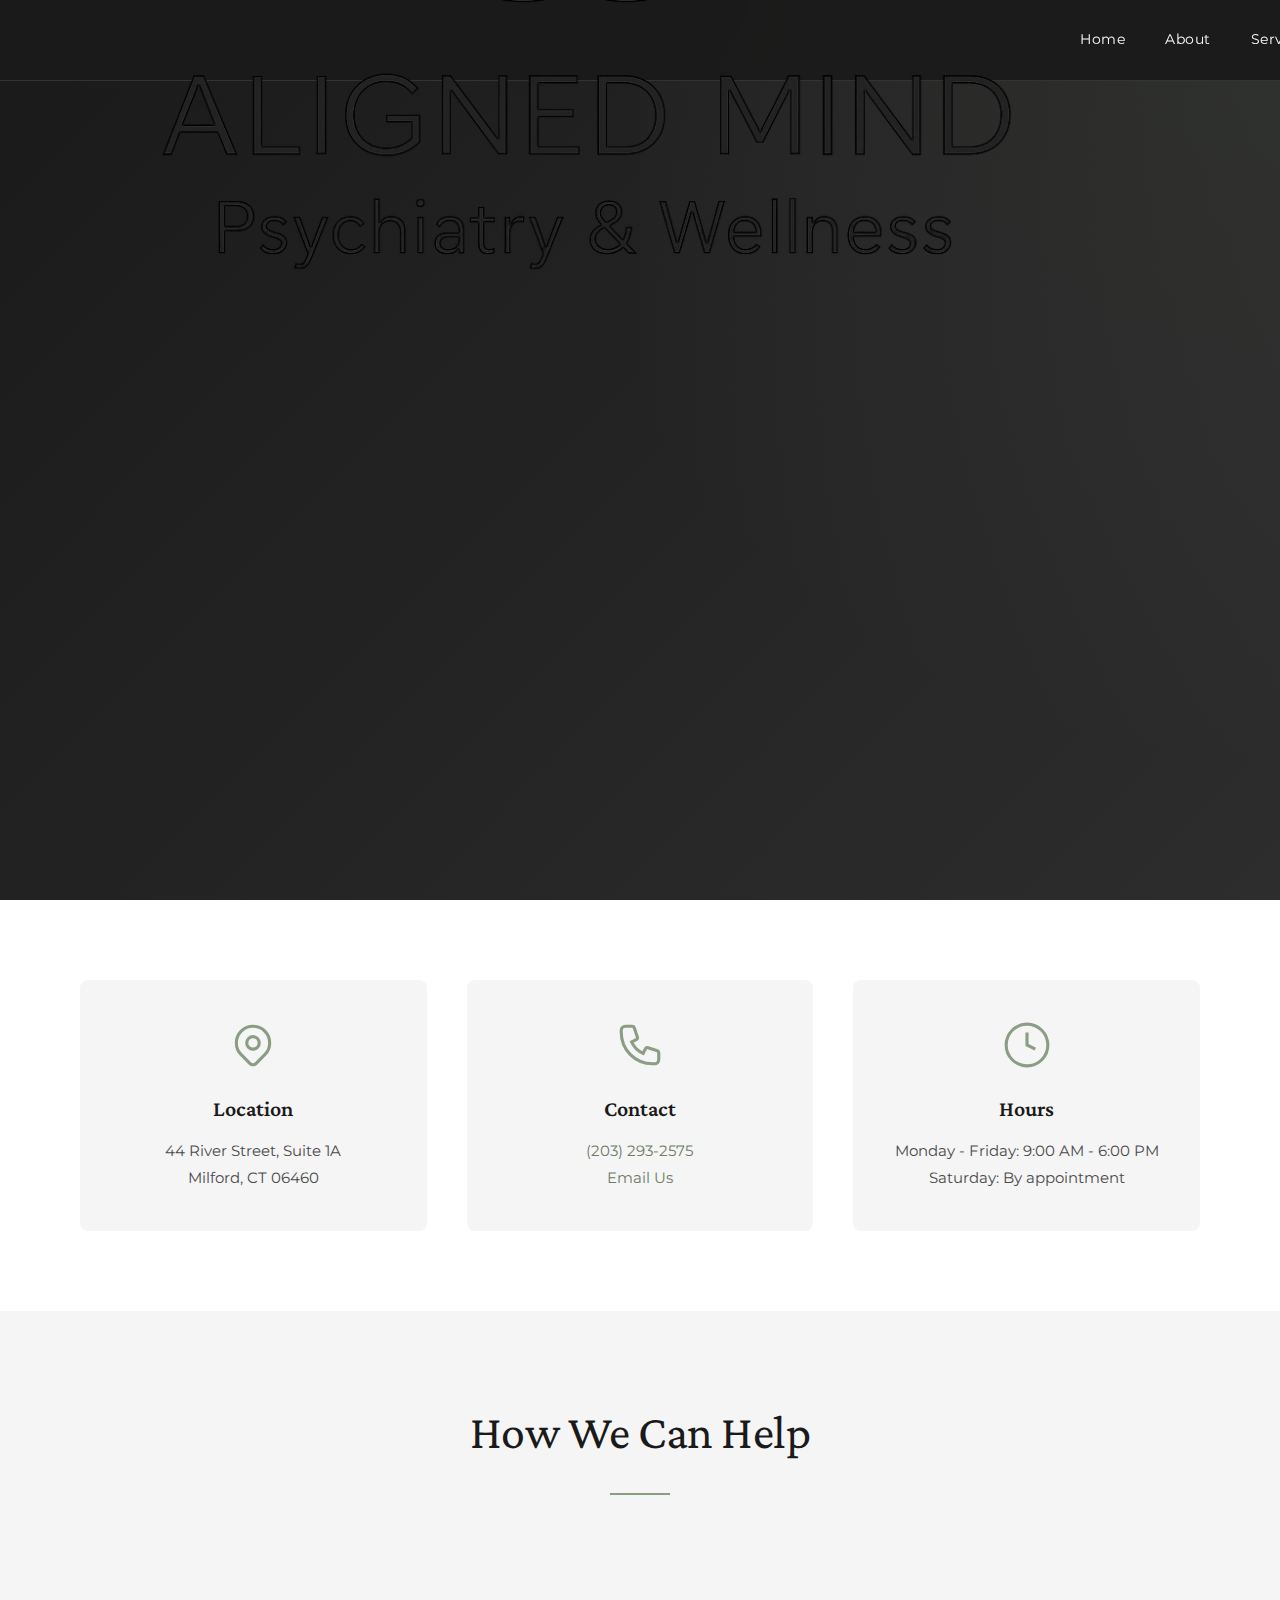
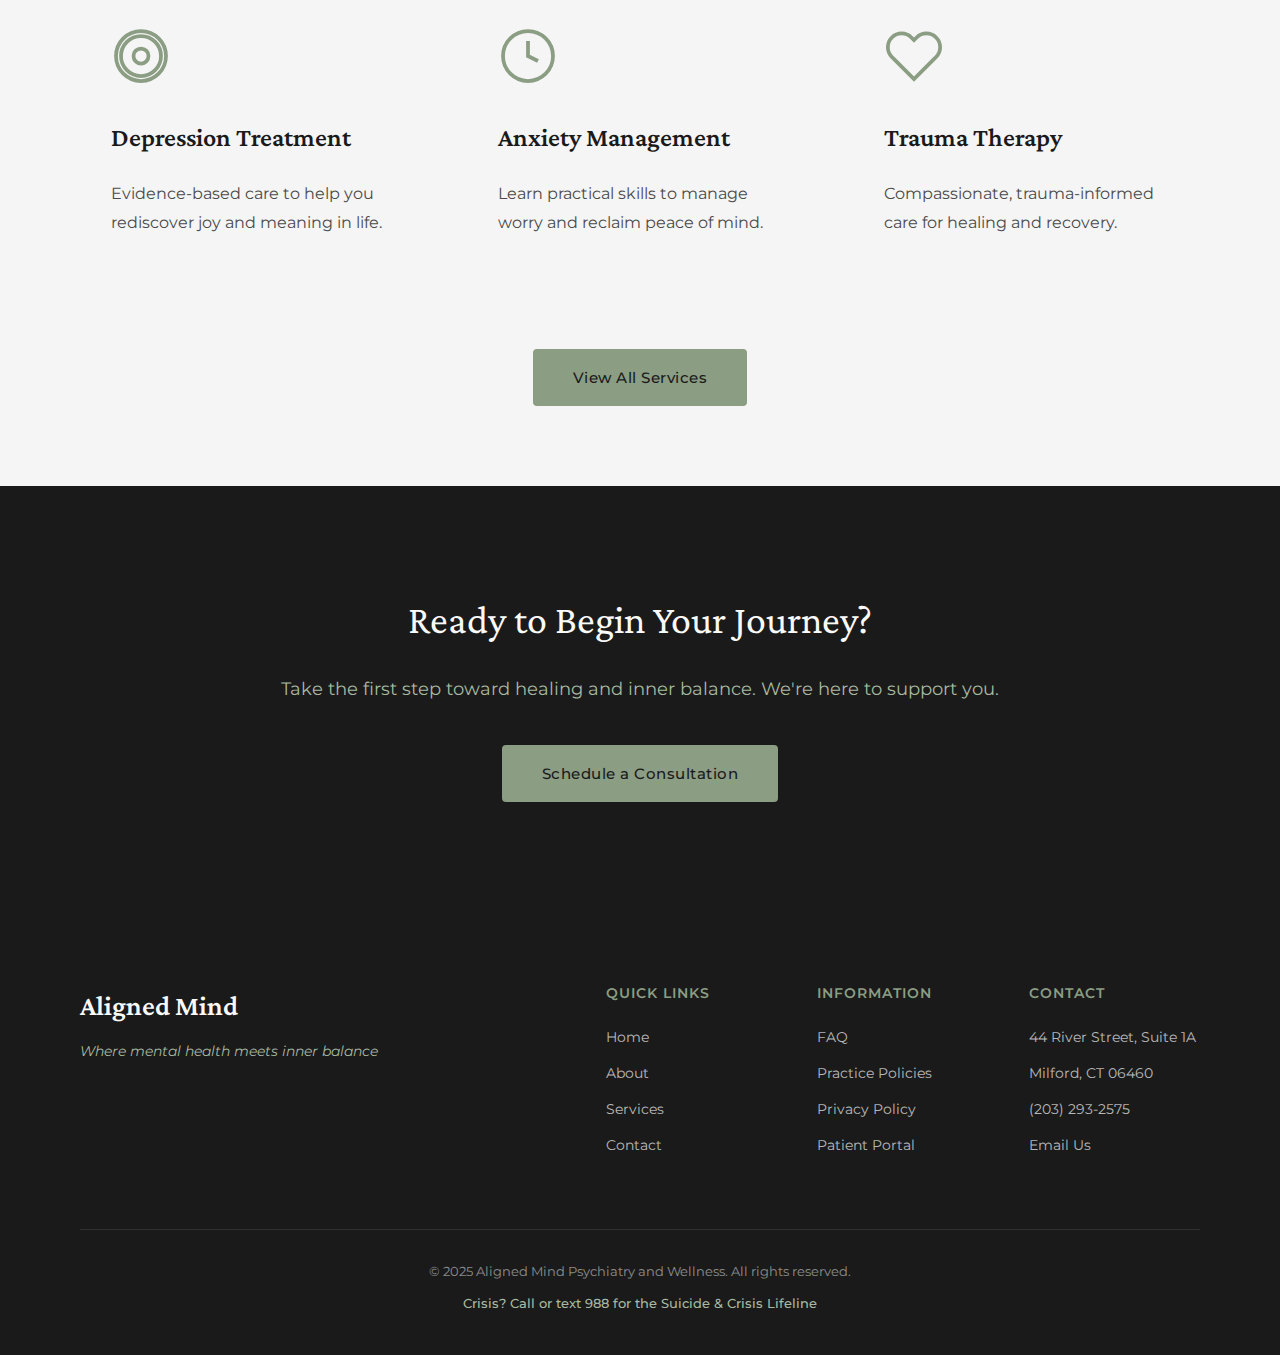
<file: index.html>
<!DOCTYPE html>
<html lang="en">
<head>
    <meta charset="UTF-8">
    <meta name="viewport" content="width=device-width, initial-scale=1.0">
    <title>Aligned Mind Psychiatry and Wellness - Home</title>
    <link rel="stylesheet" href="styles.css">
    <link rel="preconnect" href="https://fonts.googleapis.com">
    <link rel="preconnect" href="https://fonts.gstatic.com" crossorigin>
    <link href="https://fonts.googleapis.com/css2?family=Crimson+Pro:wght@300;400;600&family=Montserrat:wght@300;400;500;600&display=swap" rel="stylesheet">
</head>
<body>
    <!-- Navigation -->
    <nav class="navbar">
        <div class="nav-container">
            <a href="./" class="logo">
               <a href="./" class="logo"><img src="logo.png" alt="Aligned Mind Psychiatry and Wellness" class="logo-image"></a>
            <div class="nav-links">
                <a href="./" class="nav-link active">Home</a>
                <a href="about" class="nav-link">About</a>
                <a href="services" class="nav-link">Services</a>
                <a href="contact" class="nav-link">Contact</a>
                <a href="faq" class="nav-link">FAQ</a>
                <a href="practice-info" class="nav-link">Practice Information</a>
                <a href="https://portal.example.com" class="nav-link portal-link" target="_blank">Patient Portal</a>
            </div>
            
            <button class="mobile-menu-toggle" aria-label="Toggle menu">
                <span></span>
                <span></span>
                <span></span>
            </button>
        </div>
    </nav>

    <!-- Hero Section -->
    <section class="hero">
        <div class="hero-content">
            <div class="hero-text">
                <h1 class="hero-title">
                    <span class="title-line">Where mental health</span>
                    <span class="title-line">meets inner balance</span>
                </h1>
                <p class="hero-subtitle">Compassionate, evidence-based care for depression, anxiety, and trauma in Milford, Connecticut.</p>
                <div class="hero-buttons">
                    <a href="contact" class="btn btn-primary">Get Started</a>
                    <a href="about" class="btn btn-secondary">Learn More</a>
                </div>
            </div>
            <div class="hero-decoration"></div>
        </div>
    </section>

    <!-- Quick Info Section -->
    <section class="quick-info">
        <div class="container">
            <div class="info-grid">
                <div class="info-card">
                    <div class="info-icon">
                        <svg viewBox="0 0 24 24" fill="none" stroke="currentColor" stroke-width="1.5">
                            <path d="M17.657 16.657L13.414 20.9a1.998 1.998 0 01-2.827 0l-4.244-4.243a8 8 0 1111.314 0z"/>
                            <path d="M15 11a3 3 0 11-6 0 3 3 0 016 0z"/>
                        </svg>
                    </div>
                    <h3>Location</h3>
                    <p>44 River Street, Suite 1A<br>Milford, CT 06460</p>
                </div>
                
                <div class="info-card">
                    <div class="info-icon">
                        <svg viewBox="0 0 24 24" fill="none" stroke="currentColor" stroke-width="1.5">
                            <path d="M3 5a2 2 0 012-2h3.28a1 1 0 01.948.684l1.498 4.493a1 1 0 01-.502 1.21l-2.257 1.13a11.042 11.042 0 005.516 5.516l1.13-2.257a1 1 0 011.21-.502l4.493 1.498a1 1 0 01.684.949V19a2 2 0 01-2 2h-1C9.716 21 3 14.284 3 6V5z"/>
                        </svg>
                    </div>
                    <h3>Contact</h3>
                    <p><a href="tel:2032932575">(203) 293-2575</a><br>
                    <a href="/cdn-cgi/l/email-protection#4b2a25250b2a27222c252e2f2622252f3b38322823222a3f39322a252f3c2e2727252e383865282426">Email Us</a></p>
                </div>
                
                <div class="info-card">
                    <div class="info-icon">
                        <svg viewBox="0 0 24 24" fill="none" stroke="currentColor" stroke-width="1.5">
                            <circle cx="12" cy="12" r="10"/>
                            <path d="M12 6v6l4 2"/>
                        </svg>
                    </div>
                    <h3>Hours</h3>
                    <p>Monday - Friday: 9:00 AM - 6:00 PM<br>
                    Saturday: By appointment</p>
                </div>
            </div>
        </div>
    </section>

    <!-- Services Preview -->
    <section class="services-preview">
        <div class="container">
            <div class="section-header">
                <h2 class="section-title">How We Can Help</h2>
                <div class="title-accent"></div>
            </div>
            
            <div class="services-grid">
                <div class="service-card">
                    <div class="service-icon">
                        <svg viewBox="0 0 24 24" fill="none" stroke="currentColor" stroke-width="1.5">
                            <path d="M12 2C6.48 2 2 6.48 2 12s4.48 10 10 10 10-4.48 10-10S17.52 2 12 2zm0 18c-4.41 0-8-3.59-8-8s3.59-8 8-8 8 3.59 8 8-3.59 8-8 8z"/>
                            <circle cx="12" cy="12" r="3"/>
                        </svg>
                    </div>
                    <h3>Depression Treatment</h3>
                    <p>Evidence-based care to help you rediscover joy and meaning in life.</p>
                </div>
                
                <div class="service-card">
                    <div class="service-icon">
                        <svg viewBox="0 0 24 24" fill="none" stroke="currentColor" stroke-width="1.5">
                            <path d="M12 22c5.523 0 10-4.477 10-10S17.523 2 12 2 2 6.477 2 12s4.477 10 10 10z"/>
                            <path d="M12 6v6l4 2"/>
                        </svg>
                    </div>
                    <h3>Anxiety Management</h3>
                    <p>Learn practical skills to manage worry and reclaim peace of mind.</p>
                </div>
                
                <div class="service-card">
                    <div class="service-icon">
                        <svg viewBox="0 0 24 24" fill="none" stroke="currentColor" stroke-width="1.5">
                            <path d="M20.84 4.61a5.5 5.5 0 0 0-7.78 0L12 5.67l-1.06-1.06a5.5 5.5 0 0 0-7.78 7.78l1.06 1.06L12 21.23l7.78-7.78 1.06-1.06a5.5 5.5 0 0 0 0-7.78z"/>
                        </svg>
                    </div>
                    <h3>Trauma Therapy</h3>
                    <p>Compassionate, trauma-informed care for healing and recovery.</p>
                </div>
            </div>
            
            <div style="text-align: center; margin-top: 50px;">
                <a href="services" class="btn btn-primary">View All Services</a>
            </div>
        </div>
    </section>

    <!-- CTA Section -->
    <section class="cta-section">
        <div class="container">
            <div class="cta-content">
                <h2>Ready to Begin Your Journey?</h2>
                <p>Take the first step toward healing and inner balance. We're here to support you.</p>
                <a href="contact" class="btn btn-primary">Schedule a Consultation</a>
            </div>
        </div>
    </section>

    <!-- Footer -->
    <footer class="footer">
        <div class="container">
            <div class="footer-content">
                <div class="footer-brand">
                    <h3>Aligned Mind</h3>
                    <p class="footer-tagline">Where mental health meets inner balance</p>
                </div>
                
                <div class="footer-links">
                    <div class="footer-column">
                        <h4>Quick Links</h4>
                        <ul>
                            <li><a href="./">Home</a></li>
                            <li><a href="about">About</a></li>
                            <li><a href="services">Services</a></li>
                            <li><a href="contact">Contact</a></li>
                        </ul>
                    </div>
                    
                    <div class="footer-column">
                        <h4>Information</h4>
                        <ul>
                            <li><a href="faq">FAQ</a></li>
                            <li><a href="practice-info">Practice Policies</a></li>
                            <li><a href="practice-info">Privacy Policy</a></li>
                            <li><a href="https://portal.example.com" target="_blank">Patient Portal</a></li>
                        </ul>
                    </div>
                    
                    <div class="footer-column">
                        <h4>Contact</h4>
                        <ul>
                            <li>44 River Street, Suite 1A</li>
                            <li>Milford, CT 06460</li>
                            <li><a href="tel:2032932575">(203) 293-2575</a></li>
                            <li><a href="/cdn-cgi/l/email-protection#f1909f9fb1909d98969f94959c989f9581828892999890858388909f9586949d9d9f948282df929e9c">Email Us</a></li>
                        </ul>
                    </div>
                </div>
            </div>
            
            <div class="footer-bottom">
                <p>&copy; 2025 Aligned Mind Psychiatry and Wellness. All rights reserved.</p>
                <p class="crisis-line">Crisis? Call or text 988 for the Suicide & Crisis Lifeline</p>
            </div>
        </div>
    </
</file>
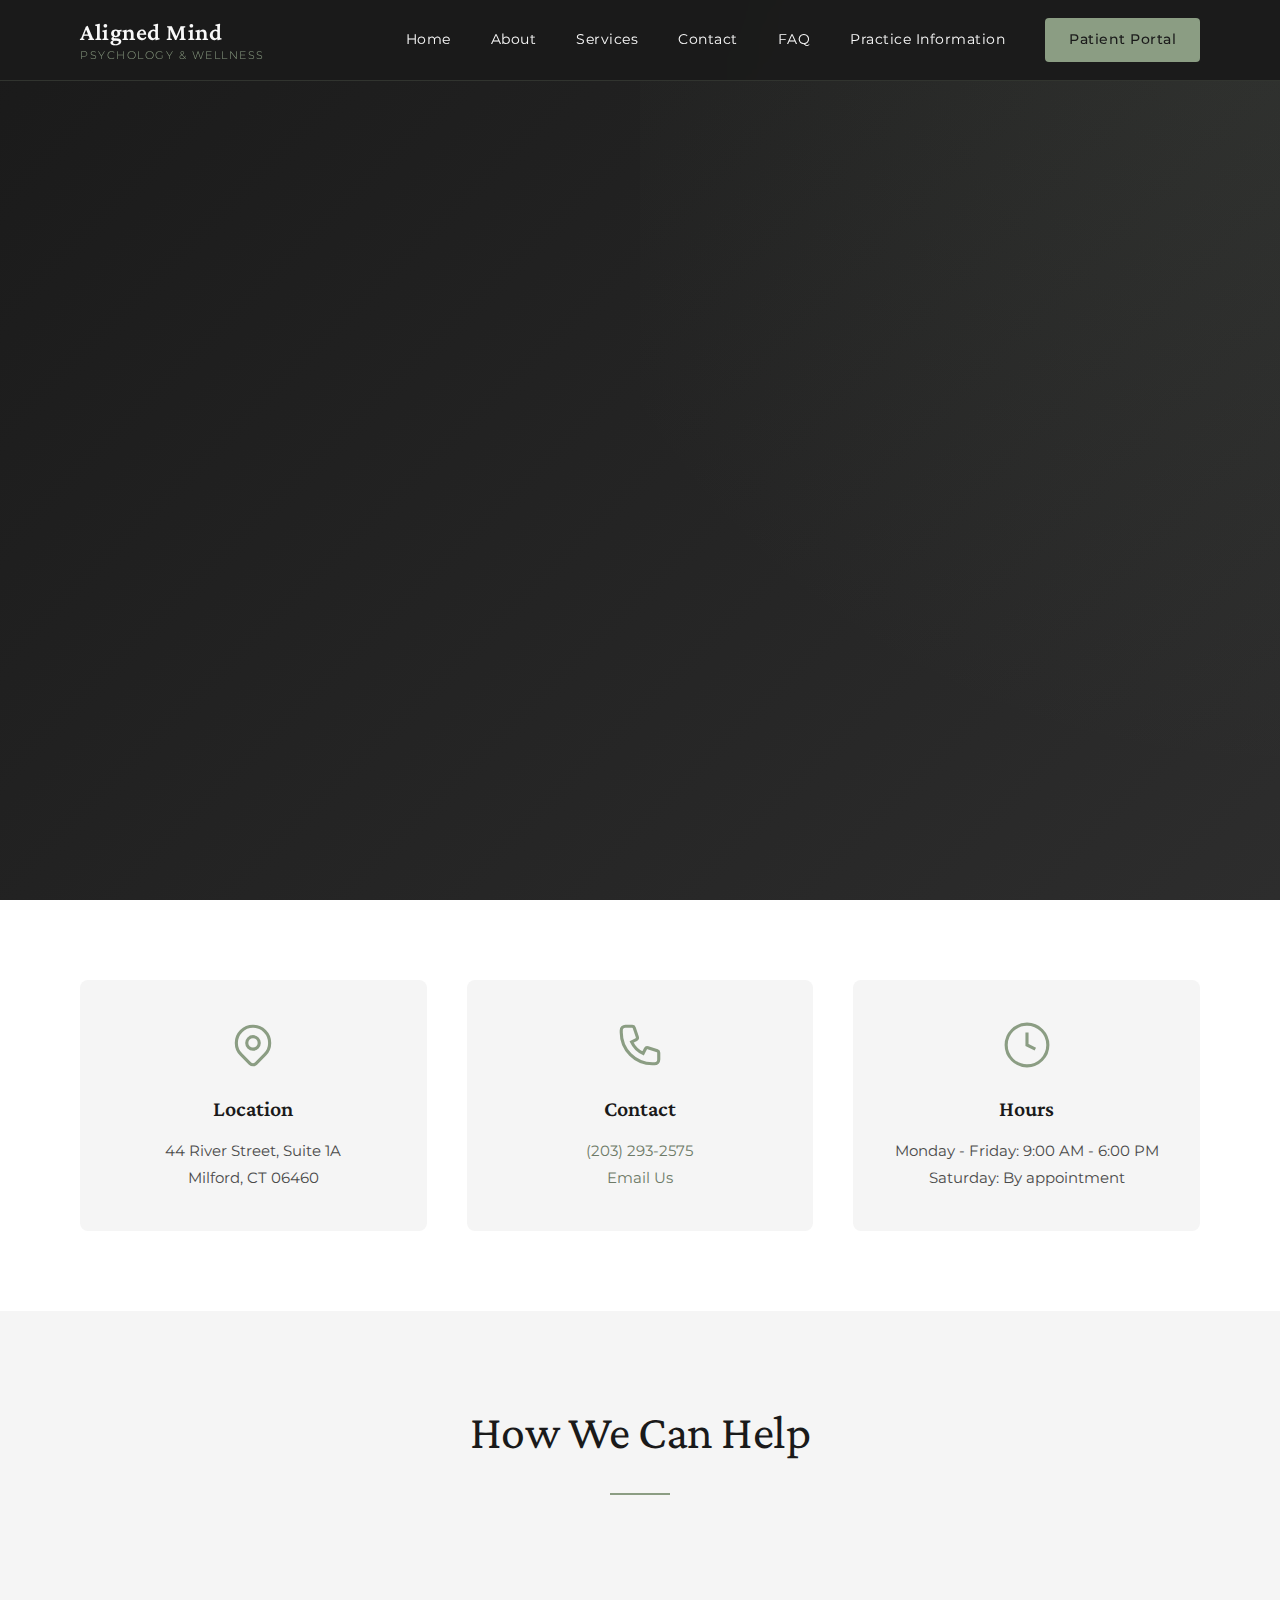
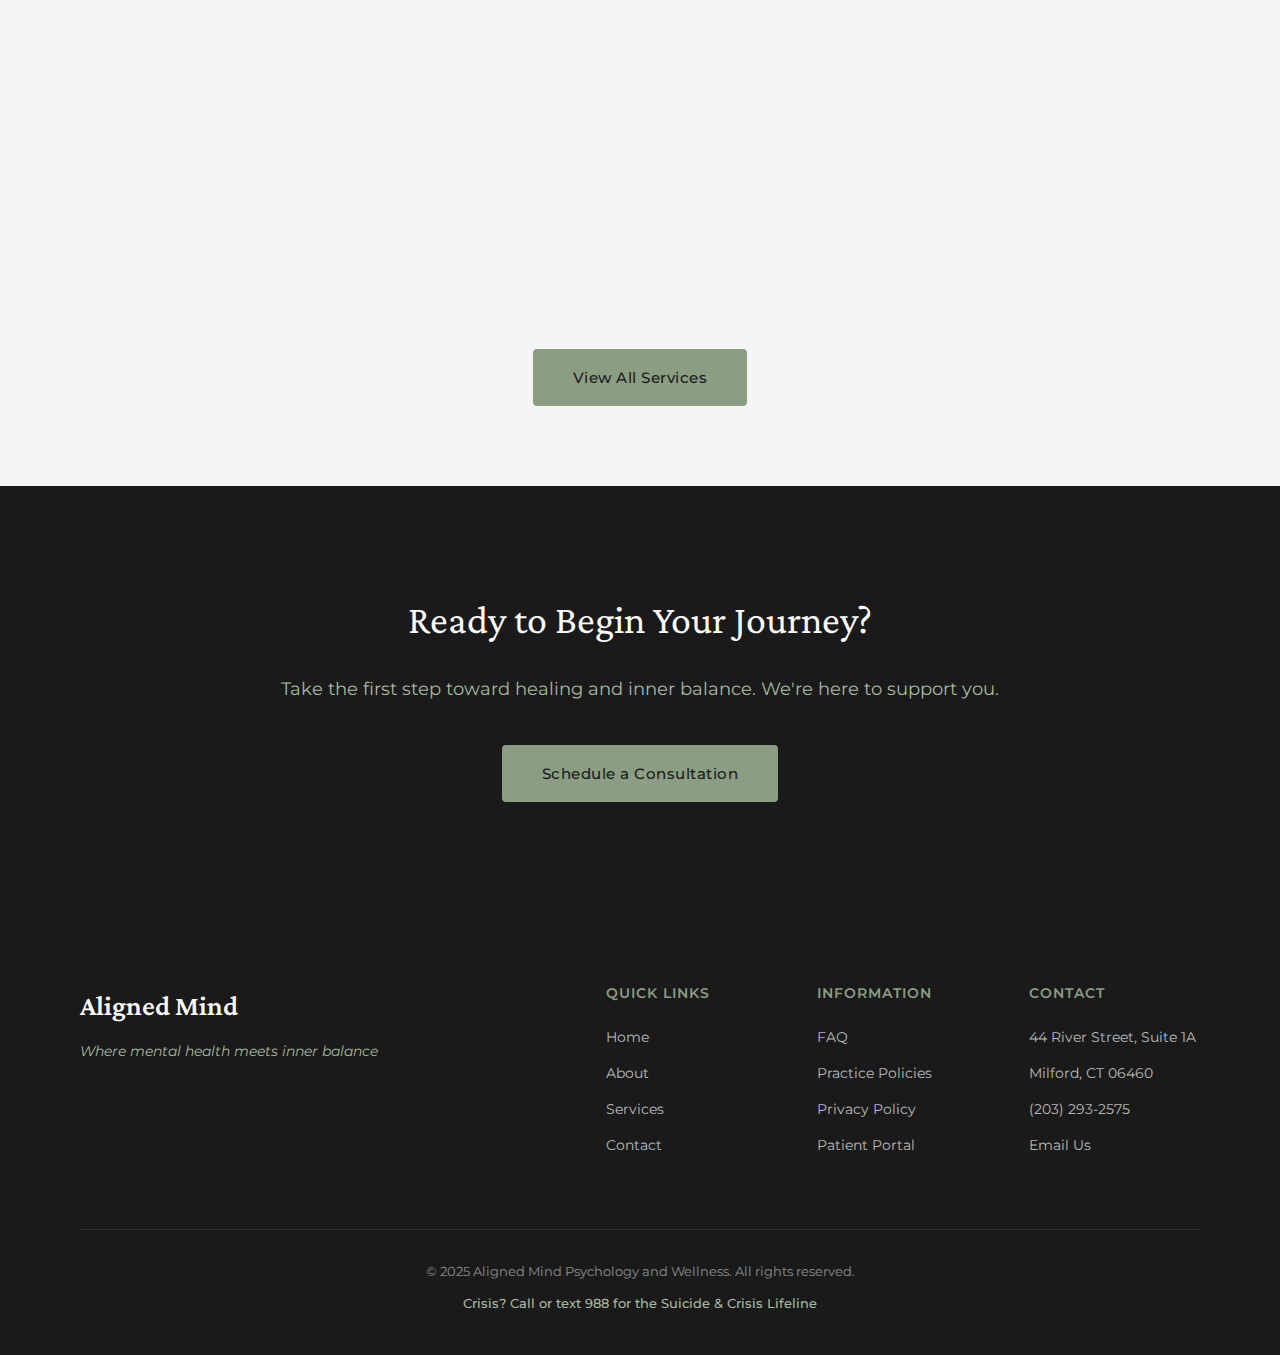
<file: files/index.html>
<!DOCTYPE html>
<html lang="en">
<head>
    <meta charset="UTF-8">
    <meta name="viewport" content="width=device-width, initial-scale=1.0">
    <title>Aligned Mind Psychology and Wellness - Home</title>
    <link rel="stylesheet" href="styles.css">
    <link rel="preconnect" href="https://fonts.googleapis.com">
    <link rel="preconnect" href="https://fonts.gstatic.com" crossorigin>
    <link href="https://fonts.googleapis.com/css2?family=Crimson+Pro:wght@300;400;600&family=Montserrat:wght@300;400;500;600&display=swap" rel="stylesheet">
</head>
<body>
    <!-- Navigation -->
    <nav class="navbar">
        <div class="nav-container">
            <a href="index.html" class="logo">
                <span class="logo-main">Aligned Mind</span>
                <span class="logo-sub">Psychology & Wellness</span>
            </a>
            
            <div class="nav-links">
                <a href="index.html" class="nav-link active">Home</a>
                <a href="about.html" class="nav-link">About</a>
                <a href="services.html" class="nav-link">Services</a>
                <a href="contact.html" class="nav-link">Contact</a>
                <a href="faq.html" class="nav-link">FAQ</a>
                <a href="practice-info.html" class="nav-link">Practice Information</a>
                <a href="https://portal.example.com" class="nav-link portal-link" target="_blank">Patient Portal</a>
            </div>
            
            <button class="mobile-menu-toggle" aria-label="Toggle menu">
                <span></span>
                <span></span>
                <span></span>
            </button>
        </div>
    </nav>

    <!-- Hero Section -->
    <section class="hero">
        <div class="hero-content">
            <div class="hero-text">
                <h1 class="hero-title">
                    <span class="title-line">Where mental health</span>
                    <span class="title-line">meets inner balance</span>
                </h1>
                <p class="hero-subtitle">Compassionate, evidence-based care for depression, anxiety, and trauma in Milford, Connecticut.</p>
                <div class="hero-buttons">
                    <a href="contact.html" class="btn btn-primary">Get Started</a>
                    <a href="about.html" class="btn btn-secondary">Learn More</a>
                </div>
            </div>
            <div class="hero-decoration"></div>
        </div>
    </section>

    <!-- Quick Info Section -->
    <section class="quick-info">
        <div class="container">
            <div class="info-grid">
                <div class="info-card">
                    <div class="info-icon">
                        <svg viewBox="0 0 24 24" fill="none" stroke="currentColor" stroke-width="1.5">
                            <path d="M17.657 16.657L13.414 20.9a1.998 1.998 0 01-2.827 0l-4.244-4.243a8 8 0 1111.314 0z"/>
                            <path d="M15 11a3 3 0 11-6 0 3 3 0 016 0z"/>
                        </svg>
                    </div>
                    <h3>Location</h3>
                    <p>44 River Street, Suite 1A<br>Milford, CT 06460</p>
                </div>
                
                <div class="info-card">
                    <div class="info-icon">
                        <svg viewBox="0 0 24 24" fill="none" stroke="currentColor" stroke-width="1.5">
                            <path d="M3 5a2 2 0 012-2h3.28a1 1 0 01.948.684l1.498 4.493a1 1 0 01-.502 1.21l-2.257 1.13a11.042 11.042 0 005.516 5.516l1.13-2.257a1 1 0 011.21-.502l4.493 1.498a1 1 0 01.684.949V19a2 2 0 01-2 2h-1C9.716 21 3 14.284 3 6V5z"/>
                        </svg>
                    </div>
                    <h3>Contact</h3>
                    <p><a href="tel:2032932575">(203) 293-2575</a><br>
                    <a href="mailto:ann@alignedmindpsychiatryandwellness.com">Email Us</a></p>
                </div>
                
                <div class="info-card">
                    <div class="info-icon">
                        <svg viewBox="0 0 24 24" fill="none" stroke="currentColor" stroke-width="1.5">
                            <circle cx="12" cy="12" r="10"/>
                            <path d="M12 6v6l4 2"/>
                        </svg>
                    </div>
                    <h3>Hours</h3>
                    <p>Monday - Friday: 9:00 AM - 6:00 PM<br>
                    Saturday: By appointment</p>
                </div>
            </div>
        </div>
    </section>

    <!-- Services Preview -->
    <section class="services-preview">
        <div class="container">
            <div class="section-header">
                <h2 class="section-title">How We Can Help</h2>
                <div class="title-accent"></div>
            </div>
            
            <div class="services-grid">
                <div class="service-card">
                    <div class="service-icon">
                        <svg viewBox="0 0 24 24" fill="none" stroke="currentColor" stroke-width="1.5">
                            <path d="M12 2C6.48 2 2 6.48 2 12s4.48 10 10 10 10-4.48 10-10S17.52 2 12 2zm0 18c-4.41 0-8-3.59-8-8s3.59-8 8-8 8 3.59 8 8-3.59 8-8 8z"/>
                            <circle cx="12" cy="12" r="3"/>
                        </svg>
                    </div>
                    <h3>Depression Treatment</h3>
                    <p>Evidence-based care to help you rediscover joy and meaning in life.</p>
                </div>
                
                <div class="service-card">
                    <div class="service-icon">
                        <svg viewBox="0 0 24 24" fill="none" stroke="currentColor" stroke-width="1.5">
                            <path d="M12 22c5.523 0 10-4.477 10-10S17.523 2 12 2 2 6.477 2 12s4.477 10 10 10z"/>
                            <path d="M12 6v6l4 2"/>
                        </svg>
                    </div>
                    <h3>Anxiety Management</h3>
                    <p>Learn practical skills to manage worry and reclaim peace of mind.</p>
                </div>
                
                <div class="service-card">
                    <div class="service-icon">
                        <svg viewBox="0 0 24 24" fill="none" stroke="currentColor" stroke-width="1.5">
                            <path d="M20.84 4.61a5.5 5.5 0 0 0-7.78 0L12 5.67l-1.06-1.06a5.5 5.5 0 0 0-7.78 7.78l1.06 1.06L12 21.23l7.78-7.78 1.06-1.06a5.5 5.5 0 0 0 0-7.78z"/>
                        </svg>
                    </div>
                    <h3>Trauma Therapy</h3>
                    <p>Compassionate, trauma-informed care for healing and recovery.</p>
                </div>
            </div>
            
            <div style="text-align: center; margin-top: 50px;">
                <a href="services.html" class="btn btn-primary">View All Services</a>
            </div>
        </div>
    </section>

    <!-- CTA Section -->
    <section class="cta-section">
        <div class="container">
            <div class="cta-content">
                <h2>Ready to Begin Your Journey?</h2>
                <p>Take the first step toward healing and inner balance. We're here to support you.</p>
                <a href="contact.html" class="btn btn-primary">Schedule a Consultation</a>
            </div>
        </div>
    </section>

    <!-- Footer -->
    <footer class="footer">
        <div class="container">
            <div class="footer-content">
                <div class="footer-brand">
                    <h3>Aligned Mind</h3>
                    <p class="footer-tagline">Where mental health meets inner balance</p>
                </div>
                
                <div class="footer-links">
                    <div class="footer-column">
                        <h4>Quick Links</h4>
                        <ul>
                            <li><a href="index.html">Home</a></li>
                            <li><a href="about.html">About</a></li>
                            <li><a href="services.html">Services</a></li>
                            <li><a href="contact.html">Contact</a></li>
                        </ul>
                    </div>
                    
                    <div class="footer-column">
                        <h4>Information</h4>
                        <ul>
                            <li><a href="faq.html">FAQ</a></li>
                            <li><a href="practice-info.html">Practice Policies</a></li>
                            <li><a href="practice-info.html">Privacy Policy</a></li>
                            <li><a href="https://portal.example.com" target="_blank">Patient Portal</a></li>
                        </ul>
                    </div>
                    
                    <div class="footer-column">
                        <h4>Contact</h4>
                        <ul>
                            <li>44 River Street, Suite 1A</li>
                            <li>Milford, CT 06460</li>
                            <li><a href="tel:2032932575">(203) 293-2575</a></li>
                            <li><a href="mailto:ann@alignedmindpsychiatryandwellness.com">Email Us</a></li>
                        </ul>
                    </div>
                </div>
            </div>
            
            <div class="footer-bottom">
                <p>&copy; 2025 Aligned Mind Psychology and Wellness. All rights reserved.</p>
                <p class="crisis-line">Crisis? Call or text 988 for the Suicide & Crisis Lifeline</p>
            </div>
        </div>
    </footer>

    <script src="script.js"></script>
</body>
</html>
</file>
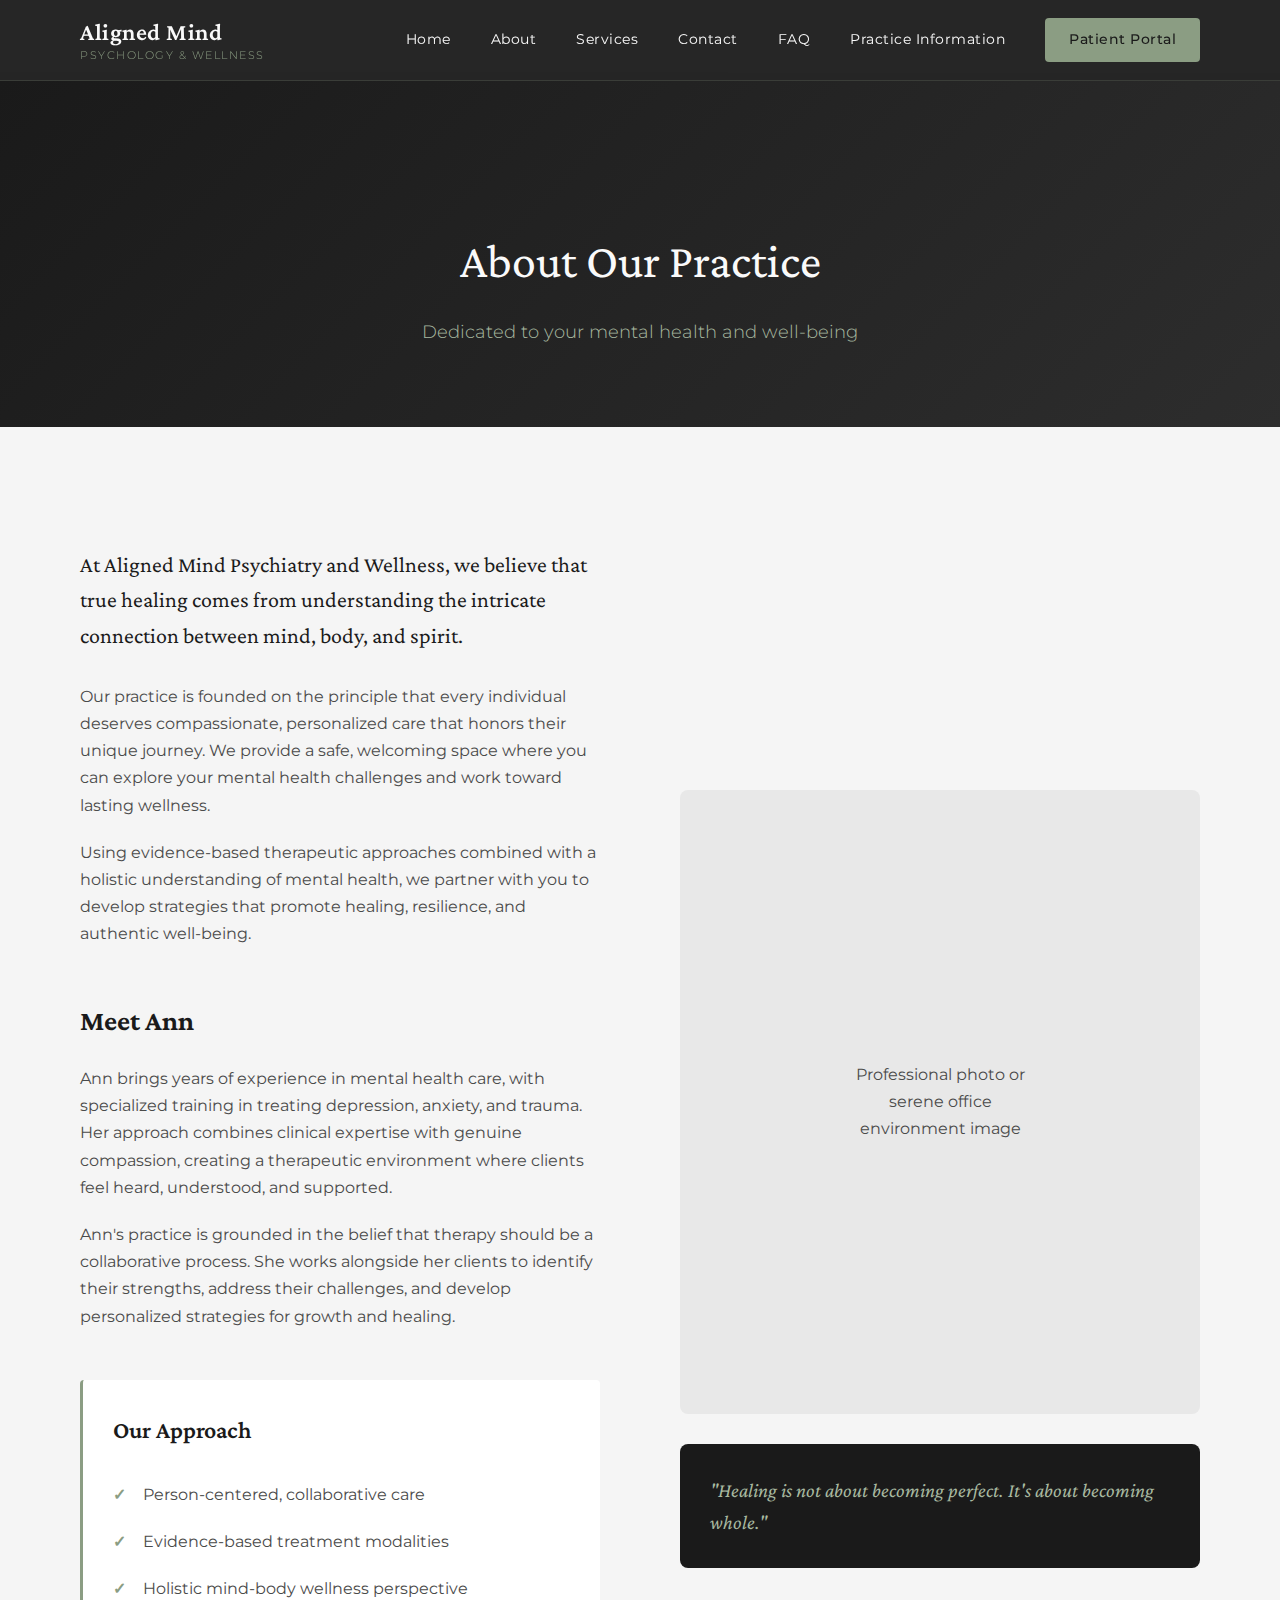
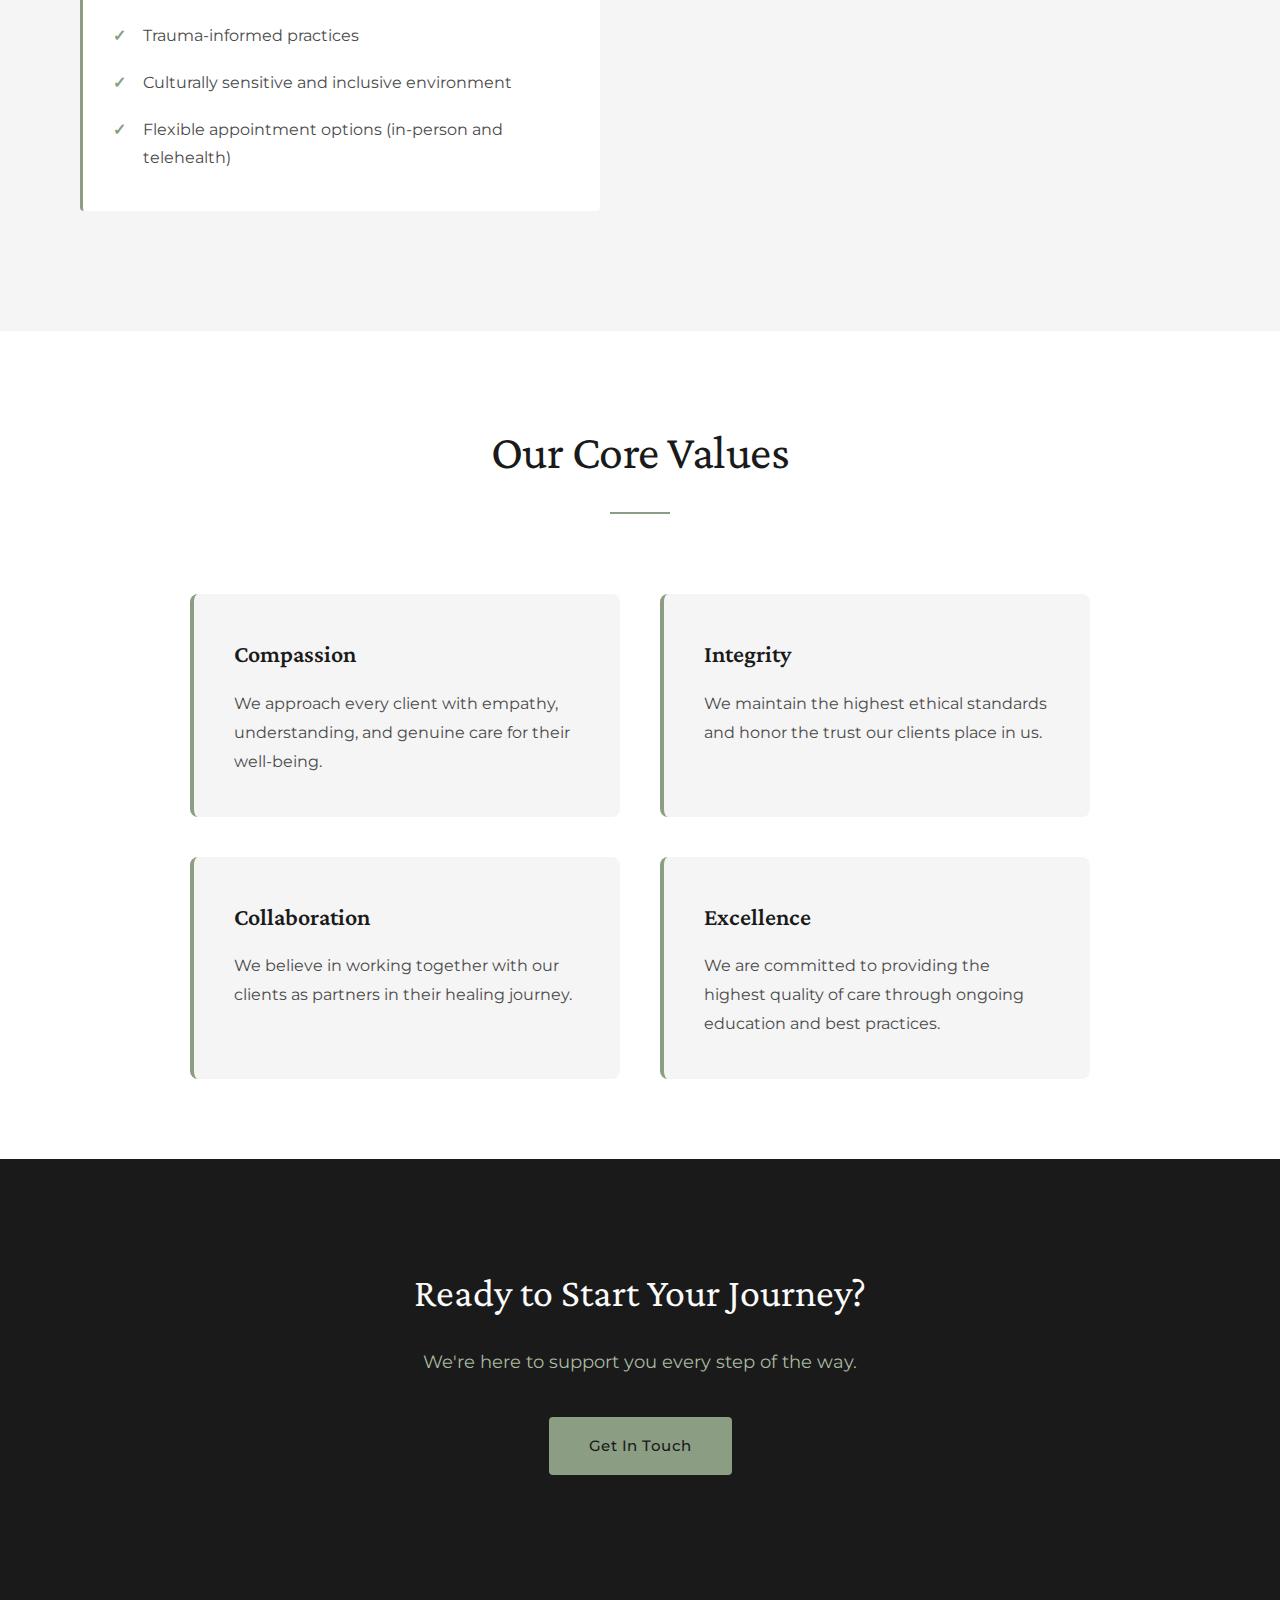
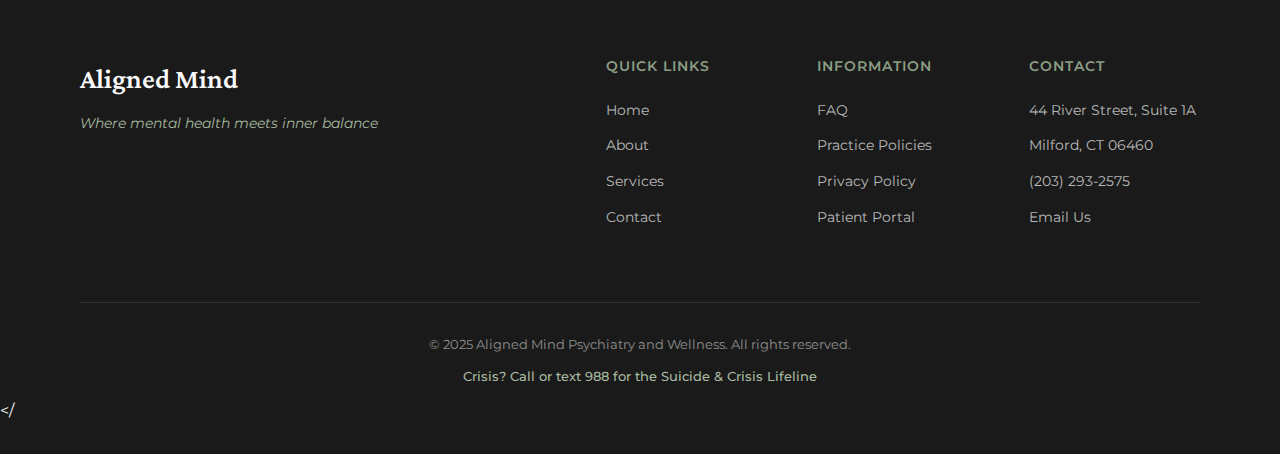
<file: about.html>
<!DOCTYPE html>
<html lang="en">
<head>
    <meta charset="UTF-8">
    <meta name="viewport" content="width=device-width, initial-scale=1.0">
    <title>About - Aligned Mind Psychiatry and Wellness</title>
    <link rel="stylesheet" href="styles.css">
    <link rel="preconnect" href="https://fonts.googleapis.com">
    <link rel="preconnect" href="https://fonts.gstatic.com" crossorigin>
    <link href="https://fonts.googleapis.com/css2?family=Crimson+Pro:wght@300;400;600&family=Montserrat:wght@300;400;500;600&display=swap" rel="stylesheet">
</head>
<body>
    <!-- Navigation -->
    <nav class="navbar">
        <div class="nav-container">
            <a href="./" class="logo">
                <span class="logo-main">Aligned Mind</span>
                <span class="logo-sub">Psychology & Wellness</span>
            </a>
            
            <div class="nav-links">
                <a href="./" class="nav-link">Home</a>
                <a href="about" class="nav-link active">About</a>
                <a href="services" class="nav-link">Services</a>
                <a href="contact" class="nav-link">Contact</a>
                <a href="faq" class="nav-link">FAQ</a>
                <a href="practice-info" class="nav-link">Practice Information</a>
                <a href="https://portal.example.com" class="nav-link portal-link" target="_blank">Patient Portal</a>
            </div>
            
            <button class="mobile-menu-toggle" aria-label="Toggle menu">
                <span></span>
                <span></span>
                <span></span>
            </button>
        </div>
    </nav>

    <!-- Page Header -->
    <section class="page-header">
        <div class="container">
            <h1>About Our Practice</h1>
            <p>Dedicated to your mental health and well-being</p>
        </div>
    </section>

    <!-- About Section -->
    <section class="about">
        <div class="container">
            <div class="about-content">
                <div class="about-text">
                    <p class="lead-text">At Aligned Mind Psychiatry and Wellness, we believe that true healing comes from understanding the intricate connection between mind, body, and spirit.</p>
                    
                    <p>Our practice is founded on the principle that every individual deserves compassionate, personalized care that honors their unique journey. We provide a safe, welcoming space where you can explore your mental health challenges and work toward lasting wellness.</p>
                    
                    <p>Using evidence-based therapeutic approaches combined with a holistic understanding of mental health, we partner with you to develop strategies that promote healing, resilience, and authentic well-being.</p>
                    
                    <h3 style="font-family: var(--font-serif); font-size: 28px; margin-top: 50px; margin-bottom: 20px; color: var(--color-dark);">Meet Ann</h3>
                    
                    <p>Ann brings years of experience in mental health care, with specialized training in treating depression, anxiety, and trauma. Her approach combines clinical expertise with genuine compassion, creating a therapeutic environment where clients feel heard, understood, and supported.</p>
                    
                    <p>Ann's practice is grounded in the belief that therapy should be a collaborative process. She works alongside her clients to identify their strengths, address their challenges, and develop personalized strategies for growth and healing.</p>
                    
                    <div class="credentials">
                        <h3>Our Approach</h3>
                        <ul>
                            <li>Person-centered, collaborative care</li>
                            <li>Evidence-based treatment modalities</li>
                            <li>Holistic mind-body wellness perspective</li>
                            <li>Trauma-informed practices</li>
                            <li>Culturally sensitive and inclusive environment</li>
                            <li>Flexible appointment options (in-person and telehealth)</li>
                        </ul>
                    </div>
                </div>
                
                <div class="about-image">
                    <div class="image-placeholder">
                        <div class="placeholder-content">
                            <p>Professional photo or serene office environment image</p>
                        </div>
                    </div>
                    
                    <div class="about-quote">
                        <blockquote>
                            "Healing is not about becoming perfect. It's about becoming whole."
                        </blockquote>
                    </div>
                </div>
            </div>
        </div>
    </section>

    <!-- Values Section -->
    <section class="values-section">
        <div class="container">
            <div class="section-header">
                <h2 class="section-title">Our Core Values</h2>
                <div class="title-accent"></div>
            </div>
            
            <div class="values-grid">
                <div class="value-card">
                    <h3>Compassion</h3>
                    <p>We approach every client with empathy, understanding, and genuine care for their well-being.</p>
                </div>
                
                <div class="value-card">
                    <h3>Integrity</h3>
                    <p>We maintain the highest ethical standards and honor the trust our clients place in us.</p>
                </div>
                
                <div class="value-card">
                    <h3>Collaboration</h3>
                    <p>We believe in working together with our clients as partners in their healing journey.</p>
                </div>
                
                <div class="value-card">
                    <h3>Excellence</h3>
                    <p>We are committed to providing the highest quality of care through ongoing education and best practices.</p>
                </div>
            </div>
        </div>
    </section>

    <!-- CTA Section -->
    <section class="cta-section">
        <div class="container">
            <div class="cta-content">
                <h2>Ready to Start Your Journey?</h2>
                <p>We're here to support you every step of the way.</p>
                <a href="contact" class="btn btn-primary">Get In Touch</a>
            </div>
        </div>
    </section>

    <!-- Footer -->
    <footer class="footer">
        <div class="container">
            <div class="footer-content">
                <div class="footer-brand">
                    <h3>Aligned Mind</h3>
                    <p class="footer-tagline">Where mental health meets inner balance</p>
                </div>
                
                <div class="footer-links">
                    <div class="footer-column">
                        <h4>Quick Links</h4>
                        <ul>
                            <li><a href="./">Home</a></li>
                            <li><a href="about">About</a></li>
                            <li><a href="services">Services</a></li>
                            <li><a href="contact">Contact</a></li>
                        </ul>
                    </div>
                    
                    <div class="footer-column">
                        <h4>Information</h4>
                        <ul>
                            <li><a href="faq">FAQ</a></li>
                            <li><a href="practice-info">Practice Policies</a></li>
                            <li><a href="practice-info">Privacy Policy</a></li>
                            <li><a href="https://portal.example.com" target="_blank">Patient Portal</a></li>
                        </ul>
                    </div>
                    
                    <div class="footer-column">
                        <h4>Contact</h4>
                        <ul>
                            <li>44 River Street, Suite 1A</li>
                            <li>Milford, CT 06460</li>
                            <li><a href="tel:2032932575">(203) 293-2575</a></li>
                            <li><a href="/cdn-cgi/l/email-protection#60010e0e20010c09070e05040d090e0410131903080901141219010e0417050c0c0e0513134e030f0d">Email Us</a></li>
                        </ul>
                    </div>
                </div>
            </div>
            
            <div class="footer-bottom">
                <p>&copy; 2025 Aligned Mind Psychiatry and Wellness. All rights reserved.</p>
                <p class="crisis-line">Crisis? Call or text 988 for the Suicide & Crisis Lifeline</p>
            </div>
        </div>
    </
</file>
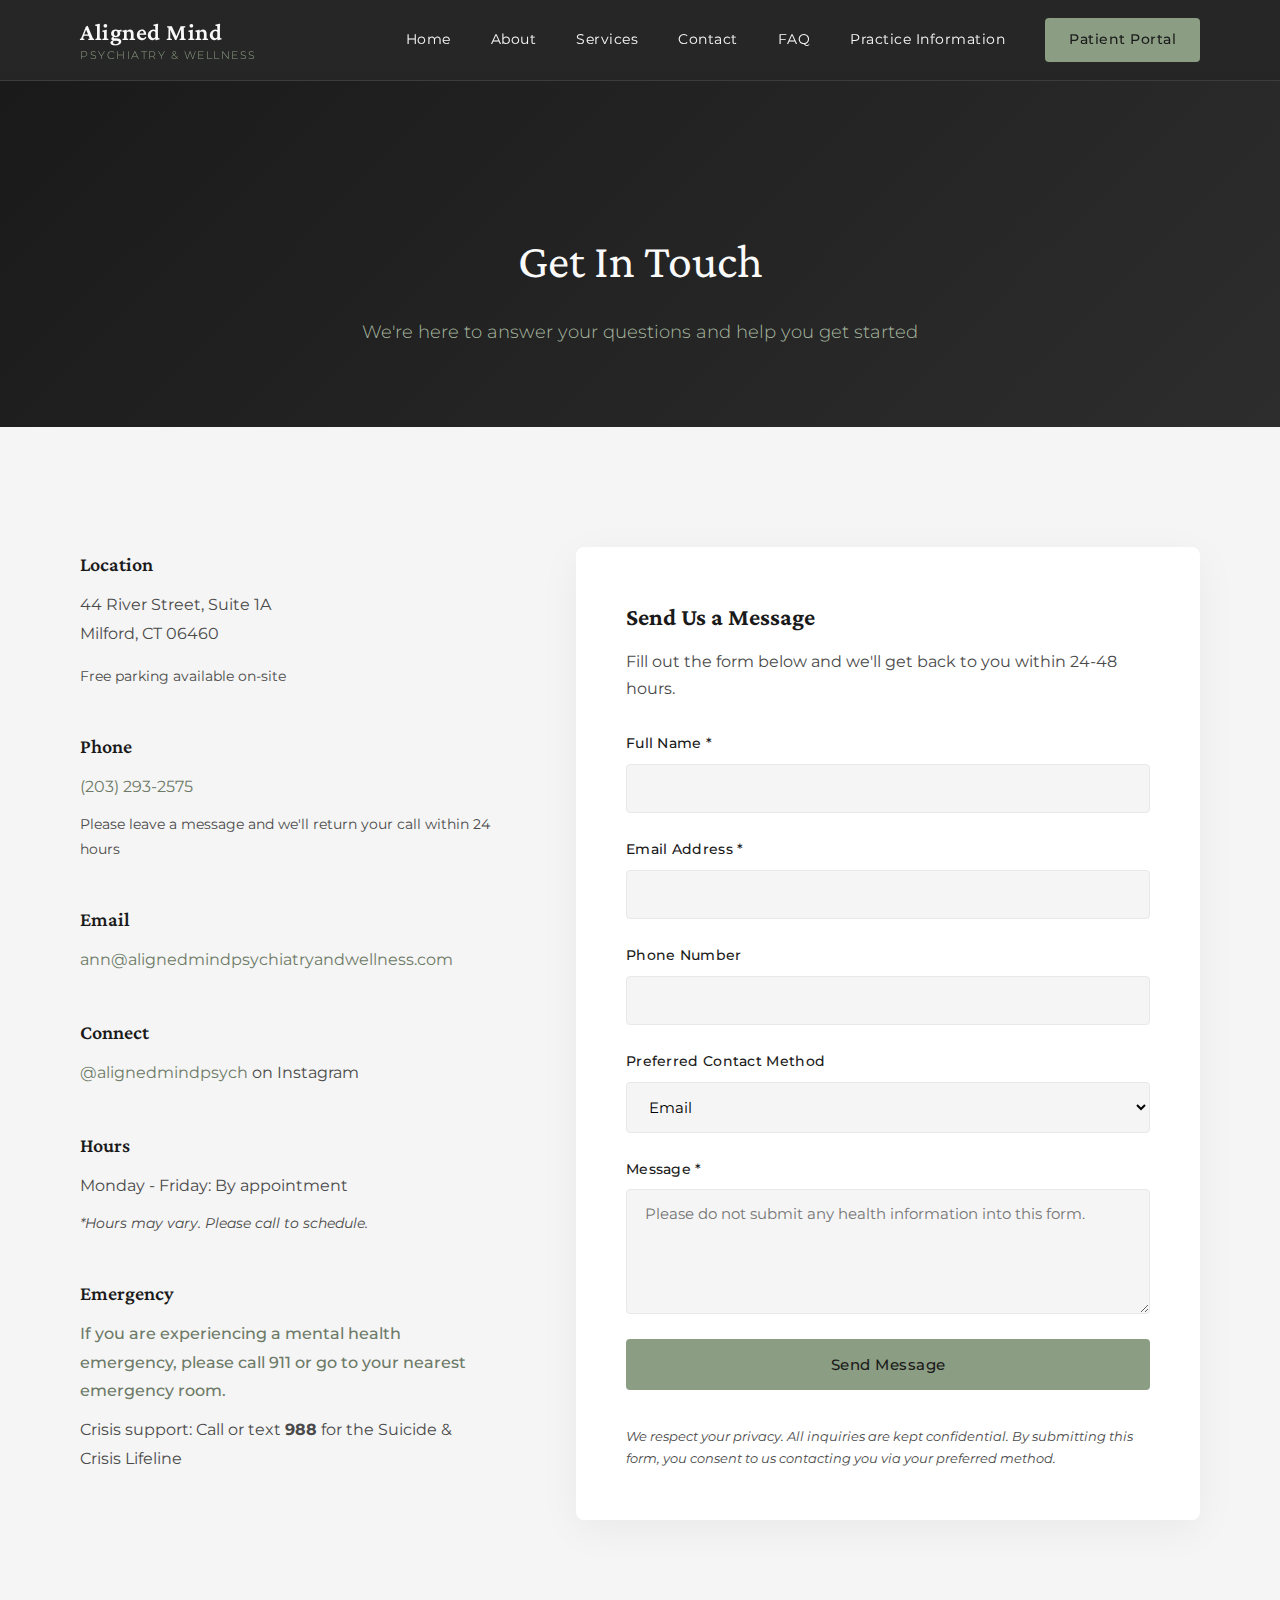
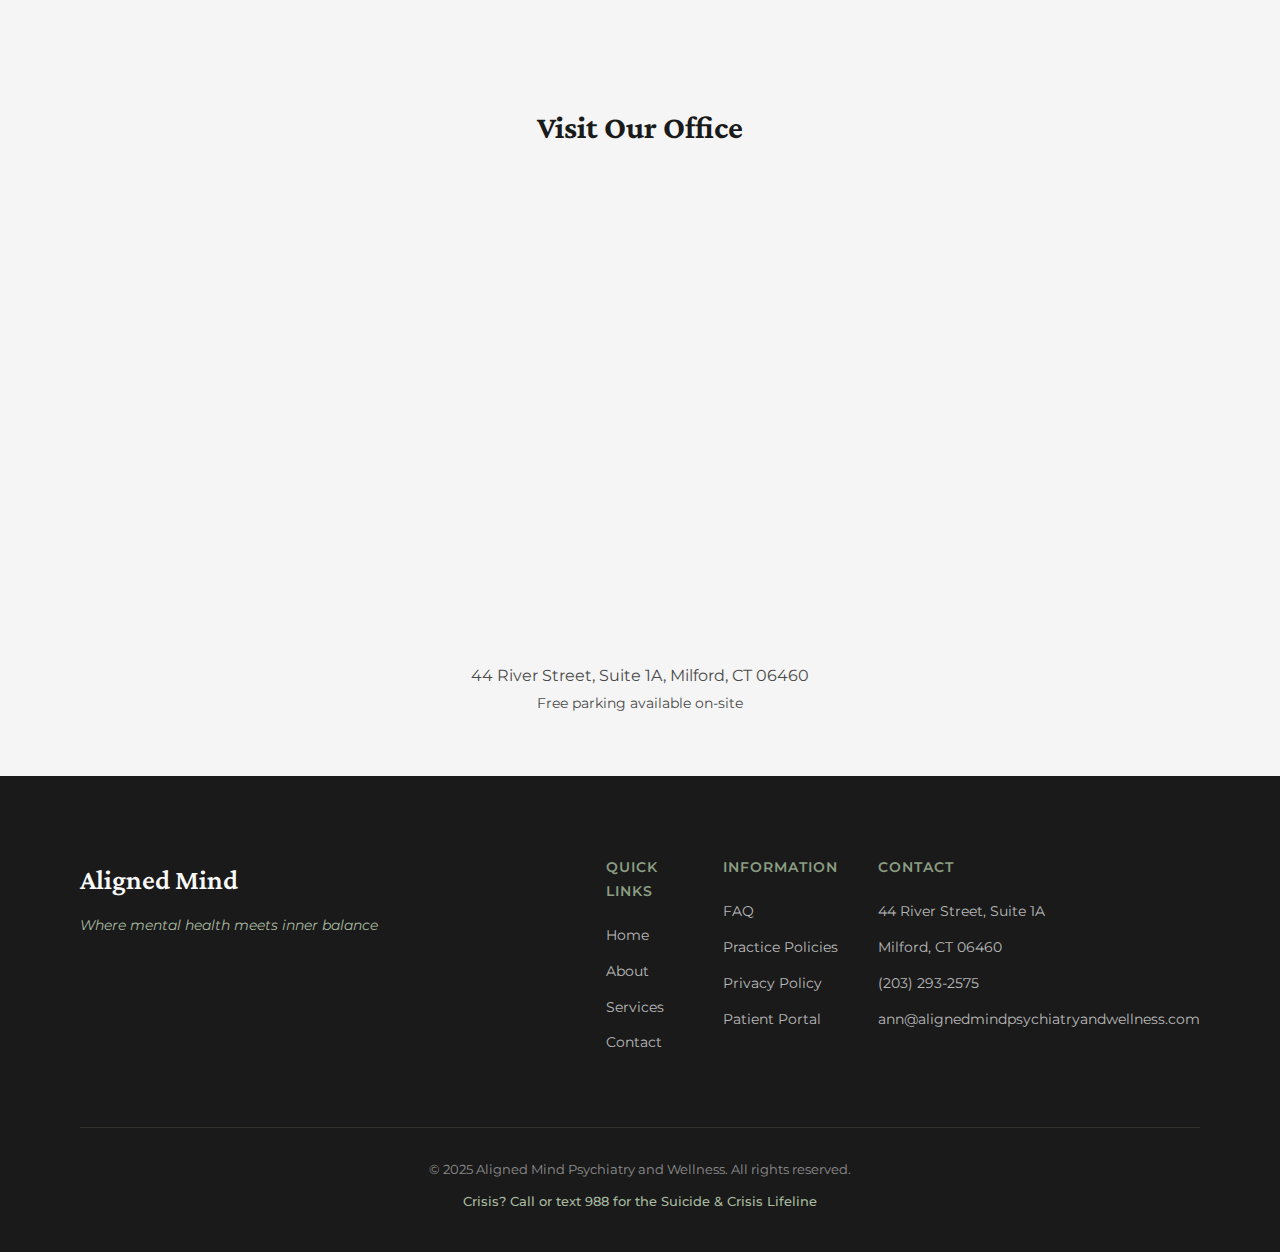
<file: contact.html>
<!DOCTYPE html>
<html lang="en">
    
<head>
    <meta charset="UTF-8">
    <meta name="viewport" content="width=device-width, initial-scale=1.0">
    <link rel="icon" type="image/png" href="/favicon.png">
    <title>Contact - Aligned Mind Psychiatry and Wellness</title>
    <link rel="stylesheet" href="styles.css">
    <link rel="preconnect" href="https://fonts.googleapis.com">
    <link rel="preconnect" href="https://fonts.gstatic.com" crossorigin>
    <link href="https://fonts.googleapis.com/css2?family=Crimson+Pro:wght@300;400;600&family=Montserrat:wght@300;400;500;600&display=swap" rel="stylesheet">
</head>
<body>
    <!-- Navigation -->
    <nav class="navbar">
        <div class="nav-container">
            <a href="./" class="logo">
                <span class="logo-main">Aligned Mind</span>
                <span class="logo-sub">Psychiatry & Wellness</span>
            </a>
            
            <div class="nav-links">
                <a href="./" class="nav-link">Home</a>
                <a href="about" class="nav-link">About</a>
                <a href="services" class="nav-link">Services</a>
                <a href="contact" class="nav-link active">Contact</a>
                <a href="faq" class="nav-link">FAQ</a>
                <a href="practice-info" class="nav-link">Practice Information</a>
                <a href="https://portal.example.com" class="nav-link portal-link" target="_blank">Patient Portal</a>
            </div>
            
            <button class="mobile-menu-toggle" aria-label="Toggle menu">
                <span></span>
                <span></span>
                <span></span>
            </button>
        </div>
    </nav>

    <!-- Page Header -->
    <section class="page-header">
        <div class="container">
            <h1>Get In Touch</h1>
            <p>We're here to answer your questions and help you get started</p>
        </div>
    </section>

    <!-- Contact Section -->
    <section class="contact">
        <div class="container">
            <div class="contact-content">
                <div class="contact-info">
                    <div class="info-item">
                        <h3>Location</h3>
                        <p>44 River Street, Suite 1A<br>Milford, CT 06460</p>
                        <p style="margin-top: 15px; font-size: 14px; color: var(--color-grey);">Free parking available on-site</p>
                    </div>
                    
                    <div class="info-item">
                        <h3>Phone</h3>
                        <p><a href="tel:2032932575">(203) 293-2575</a></p>
                        <p style="margin-top: 10px; font-size: 14px; color: var(--color-grey);">Please leave a message and we'll return your call within 24 hours</p>
                    </div>
                    
                    <div class="info-item">
                        <h3>Email</h3>
                        <p><a href="mailto:ann@alignedmindpsychiatryandwellness.com">ann@alignedmindpsychiatryandwellness.com</a></p>
                    </div>
                    
                    <div class="info-item">
                        <h3>Connect</h3>
                        <p><a href="https://instagram.com/alignedmindpsych" target="_blank">@alignedmindpsych</a> on Instagram</p>
                    </div>
                    
                    <div class="info-item">
                        <h3>Hours</h3>
                        <p>Monday - Friday: By appointment</p>
                        <p class="hours-note">*Hours may vary. Please call to schedule.</p>
                    </div>
                    
                    <div class="info-item">
                        <h3>Emergency</h3>
                        <p style="color: var(--color-sage-dark); font-weight: 500;">If you are experiencing a mental health emergency, please call 911 or go to your nearest emergency room.</p>
                        <p style="margin-top: 10px;">Crisis support: Call or text <strong>988</strong> for the Suicide & Crisis Lifeline</p>
                    </div>
                </div>
                
                <div class="contact-form-wrapper">
                    <h2 style="font-family: var(--font-serif); margin-bottom: 10px; color: var(--color-dark);">Send Us a Message</h2>
                    <p style="margin-bottom: 30px; color: var(--color-grey);">Fill out the form below and we'll get back to you within 24-48 hours.</p>
                    
                    <form class="contact-form" id="contactForm" method="POST">
                        <div class="form-group">
                            <label for="name">Full Name *</label>
                            <input type="text" id="name" name="name" required>
                        </div>
                        
                        <div class="form-group">
                            <label for="email">Email Address *</label>
                            <input type="email" id="email" name="email" required>
                        </div>
                        
                        <div class="form-group">
                            <label for="phone">Phone Number</label>
                            <input type="tel" id="phone" name="phone">
                        </div>
                        
                        <div class="form-group">
                            <label for="preferred-contact">Preferred Contact Method</label>
                            <select id="preferred-contact" name="preferred-contact">
                                <option value="email">Email</option>
                                <option value="phone">Phone</option>
                                <option value="either">Either</option>
                            </select>
                        </div>
                        
                        <div class="form-group">
                            <label for="message">Message *</label>
                            <textarea id="message" name="message" rows="5" required placeholder="Please do not submit any health information into this form."></textarea>
                        </div>
                        
                        <button type="submit" class="btn btn-primary">Send Message</button>
                        
                        <p class="form-note">We respect your privacy. All inquiries are kept confidential. By submitting this form, you consent to us contacting you via your preferred method.</p>
                    </form>
                </div>
            </div>
        </div>
    </section>

    <!-- Map Section (Placeholder) -->
    <section class="map-section">
        <div class="container">
            <h2 style="font-family: var(--font-serif); font-size: 32px; margin-bottom: 30px; text-align: center;">Visit Our Office</h2>
            <div class="map-embed">
                <iframe 
                    src="https://www.google.com/maps/embed?pb=!1m18!1m12!1m3!1d3003.7654321!2d-73.0575!3d41.2223!2m3!1f0!2f0!3f0!3m2!1i1024!2i768!4f13.1!3m3!1m2!1s0x89e7d9c5f8d8d8d8%3A0x1234567890abcdef!2s44%20River%20St%2C%20Milford%2C%20CT%2006460!5e0!3m2!1sen!2sus!4v1234567890123!5m2!1sen!2sus"
                    width="100%" 
                    height="450" 
                    style="border:0; border-radius: 8px;" 
                    allowfullscreen="" 
                    loading="lazy" 
                    referrerpolicy="no-referrer-when-downgrade">
                </iframe>
            </div>
            <p style="text-align: center; margin-top: 20px; color: var(--color-grey);">
                44 River Street, Suite 1A, Milford, CT 06460 <br>
                <span style="font-size: 14px;">Free parking available on-site</span>
            </p>
        </div>
    </section>

    <!-- Footer -->
    <footer class="footer">
        <div class="container">
            <div class="footer-content">
                <div class="footer-brand">
                    <h3>Aligned Mind</h3>
                    <p class="footer-tagline">Where mental health meets inner balance</p>
                </div>
                
                <div class="footer-links">
                    <div class="footer-column">
                        <h4>Quick Links</h4>
                        <ul>
                            <li><a href="./">Home</a></li>
                            <li><a href="about">About</a></li>
                            <li><a href="services">Services</a></li>
                            <li><a href="contact">Contact</a></li>
                        </ul>
                    </div>
                    
                    <div class="footer-column">
                        <h4>Information</h4>
                        <ul>
                            <li><a href="faq">FAQ</a></li>
                            <li><a href="practice-info">Practice Policies</a></li>
                            <li><a href="practice-info">Privacy Policy</a></li>
                            <li><a href="https://portal.example.com" target="_blank">Patient Portal</a></li>
                        </ul>
                    </div>
                    
                    <div class="footer-column">
                        <h4>Contact</h4>
                        <ul>
                            <li>44 River Street, Suite 1A</li>
                            <li>Milford, CT 06460</li>
                            <li><a href="tel:2032932575">(203) 293-2575</a></li>
                            <li><a href="mailto:ann@alignedmindpsychiatryandwellness.com">ann@alignedmindpsychiatryandwellness.com</a></p>
                        </ul>
                    </div>
                </div>
            </div>
            
            <div class="footer-bottom">
                <p>&copy; 2025 Aligned Mind Psychiatry and Wellness. All rights reserved.</p>
                <p class="crisis-line">Crisis? Call or text 988 for the Suicide & Crisis Lifeline </p>
            </div>
        </div>
    </footer>

    <script src="script.js"></script>
</body>
</html>
</file>
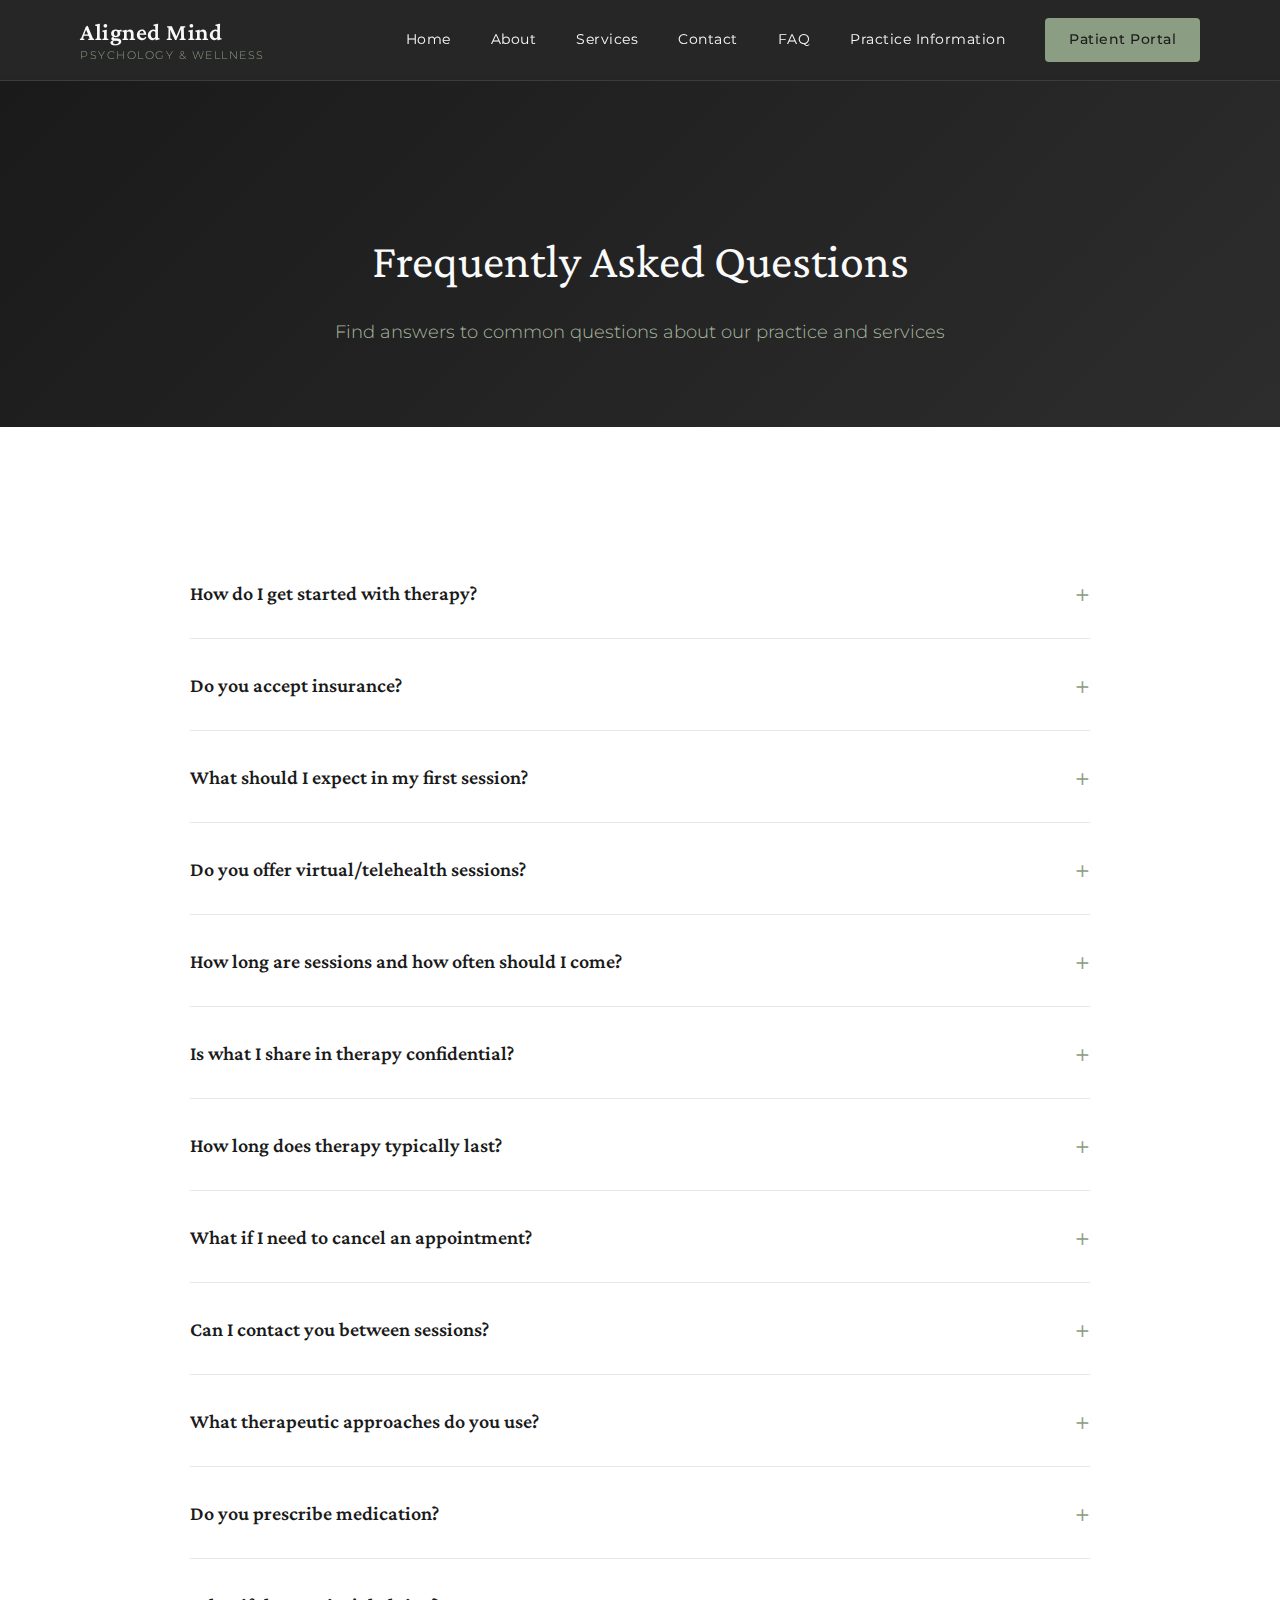
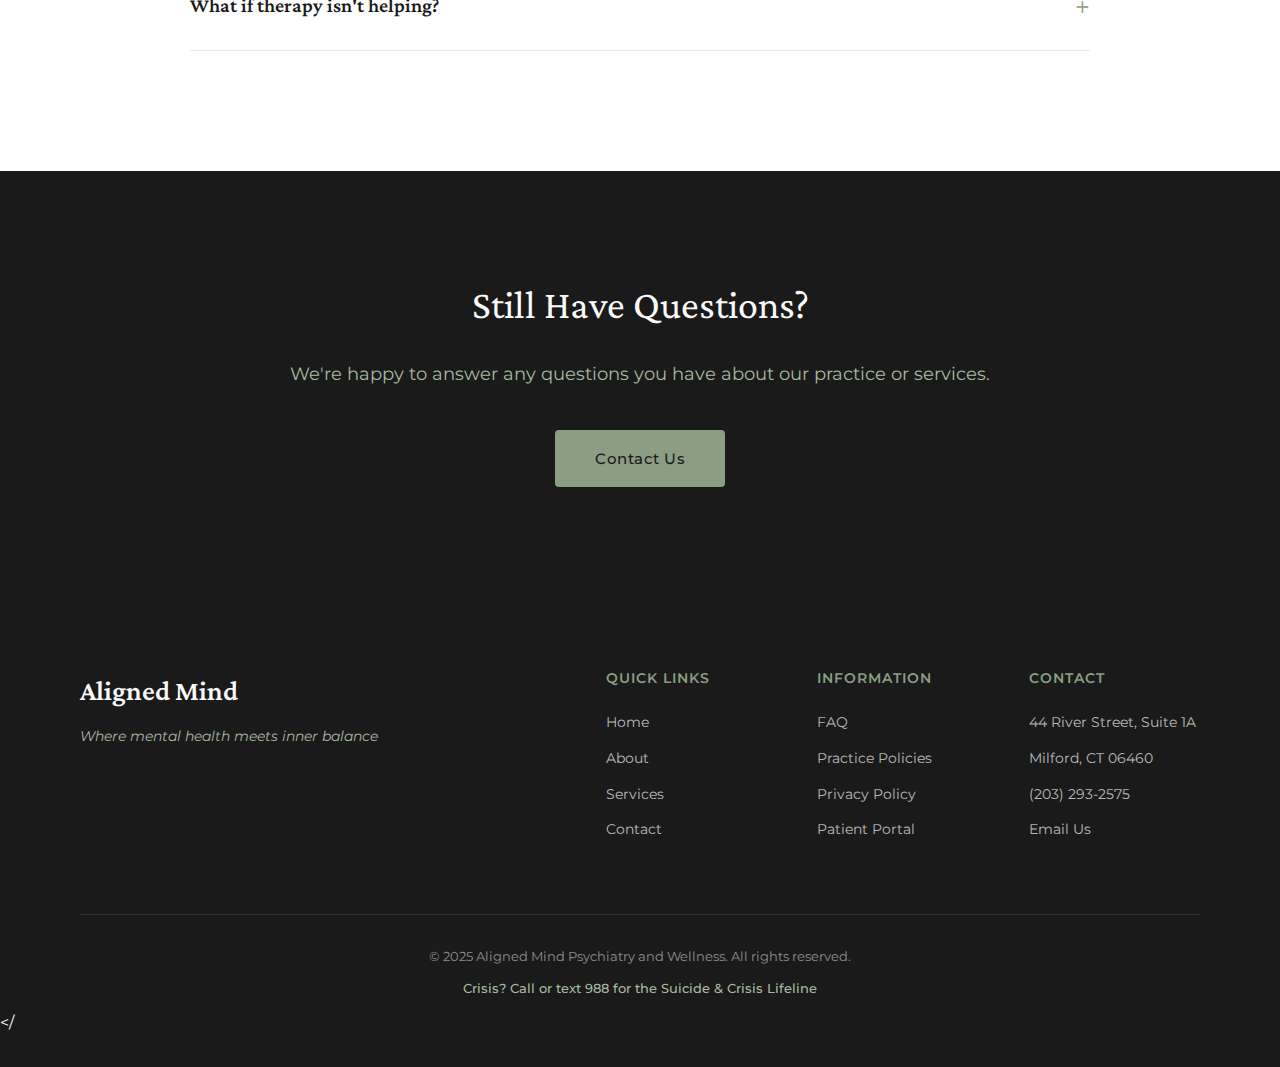
<file: faq.html>
<!DOCTYPE html>
<html lang="en">
<head>
    <meta charset="UTF-8">
    <meta name="viewport" content="width=device-width, initial-scale=1.0">
    <title>FAQ - Aligned Mind Psychiatry and Wellness</title>
    <link rel="stylesheet" href="styles.css">
    <link rel="preconnect" href="https://fonts.googleapis.com">
    <link rel="preconnect" href="https://fonts.gstatic.com" crossorigin>
    <link href="https://fonts.googleapis.com/css2?family=Crimson+Pro:wght@300;400;600&family=Montserrat:wght@300;400;500;600&display=swap" rel="stylesheet">
</head>
<body>
    <!-- Navigation -->
    <nav class="navbar">
        <div class="nav-container">
            <a href="./" class="logo">
                <span class="logo-main">Aligned Mind</span>
                <span class="logo-sub">Psychology & Wellness</span>
            </a>
            
            <div class="nav-links">
                <a href="./" class="nav-link">Home</a>
                <a href="about" class="nav-link">About</a>
                <a href="services" class="nav-link">Services</a>
                <a href="contact" class="nav-link">Contact</a>
                <a href="faq" class="nav-link active">FAQ</a>
                <a href="practice-info" class="nav-link">Practice Information</a>
                <a href="https://portal.example.com" class="nav-link portal-link" target="_blank">Patient Portal</a>
            </div>
            
            <button class="mobile-menu-toggle" aria-label="Toggle menu">
                <span></span>
                <span></span>
                <span></span>
            </button>
        </div>
    </nav>

    <!-- Page Header -->
    <section class="page-header">
        <div class="container">
            <h1>Frequently Asked Questions</h1>
            <p>Find answers to common questions about our practice and services</p>
        </div>
    </section>

    <!-- FAQ Section -->
    <section class="faq">
        <div class="container">
            <div class="faq-list">
                <div class="faq-item">
                    <button class="faq-question">
                        <span>How do I get started with therapy?</span>
                        <span class="faq-toggle">+</span>
                    </button>
                    <div class="faq-answer">
                        <p>Getting started is simple. Contact us by phone, email, or through our contact form to schedule an initial consultation. During this first session, we'll discuss your concerns, goals, and determine if we're a good fit for your therapeutic needs. We'll also go over practical details like scheduling, fees, and what to expect from therapy.</p>
                    </div>
                </div>
                
                <div class="faq-item">
                    <button class="faq-question">
                        <span>Do you accept insurance?</span>
                        <span class="faq-toggle">+</span>
                    </button>
                    <div class="faq-answer">
                        <p>We accept most major insurance plans. Please contact our office to verify your specific coverage. We can also provide superbills for out-of-network reimbursement if your plan allows. For self-pay clients, we offer competitive rates and have limited sliding scale spots available for those experiencing financial hardship.</p>
                    </div>
                </div>
                
                <div class="faq-item">
                    <button class="faq-question">
                        <span>What should I expect in my first session?</span>
                        <span class="faq-toggle">+</span>
                    </button>
                    <div class="faq-answer">
                        <p>Your first session is an opportunity for us to get to know each other. We'll discuss your background, current challenges, what brings you to therapy, and what you hope to achieve. This is also your chance to ask questions and determine if our approach feels right for you. The initial session is collaborative and designed to help us create a personalized treatment plan together.</p>
                    </div>
                </div>
                
                <div class="faq-item">
                    <button class="faq-question">
                        <span>Do you offer virtual/telehealth sessions?</span>
                        <span class="faq-toggle">+</span>
                    </button>
                    <div class="faq-answer">
                        <p>Yes, we offer secure, HIPAA-compliant telehealth sessions for your convenience. Many clients find virtual sessions just as effective as in-person appointments, with the added benefit of flexibility and comfort. You can attend therapy from your home, office, or any private location with a stable internet connection.</p>
                    </div>
                </div>
                
                <div class="faq-item">
                    <button class="faq-question">
                        <span>How long are sessions and how often should I come?</span>
                        <span class="faq-toggle">+</span>
                    </button>
                    <div class="faq-answer">
                        <p>Standard therapy sessions are 50 minutes. Initially, weekly sessions are recommended to build momentum in your treatment and establish a strong therapeutic relationship. As you progress, we may adjust the frequency based on your needs and goals. Some clients transition to biweekly or monthly sessions over time.</p>
                    </div>
                </div>
                
                <div class="faq-item">
                    <button class="faq-question">
                        <span>Is what I share in therapy confidential?</span>
                        <span class="faq-toggle">+</span>
                    </button>
                    <div class="faq-answer">
                        <p>Yes, confidentiality is a cornerstone of therapy and protected by law and professional ethics. There are rare exceptions, such as if there is imminent danger to yourself or others, suspected child or elder abuse, or if required by a court order. We'll discuss confidentiality in detail during your first session so you understand your rights and the limits of privacy.</p>
                    </div>
                </div>
                
                <div class="faq-item">
                    <button class="faq-question">
                        <span>How long does therapy typically last?</span>
                        <span class="faq-toggle">+</span>
                    </button>
                    <div class="faq-answer">
                        <p>The length of therapy varies greatly depending on your individual needs, goals, and circumstances. Some people benefit from short-term therapy (8-12 sessions) focused on specific issues, while others engage in longer-term therapy to address more complex concerns or achieve deeper personal growth. We'll regularly review your progress together and adjust the treatment plan as needed.</p>
                    </div>
                </div>
                
                <div class="faq-item">
                    <button class="faq-question">
                        <span>What if I need to cancel an appointment?</span>
                        <span class="faq-toggle">+</span>
                    </button>
                    <div class="faq-answer">
                        <p>We require at least 24 hours notice for cancellations or rescheduling. This allows us to offer your time slot to another client in need. Late cancellations (less than 24 hours notice) or no-shows may be subject to a fee equal to the full session rate, which cannot be billed to insurance. We understand that emergencies happen and will work with you on a case-by-case basis.</p>
                    </div>
                </div>
                
                <div class="faq-item">
                    <button class="faq-question">
                        <span>Can I contact you between sessions?</span>
                        <span class="faq-toggle">+</span>
                    </button>
                    <div class="faq-answer">
                        <p>For non-urgent matters, you can contact us by phone or email, and we will respond within 24-48 business hours. Brief check-ins or scheduling questions are welcome. However, therapy is most effective when substantive work happens during scheduled sessions. In case of a mental health emergency, please call 911, go to your nearest emergency room, or call the 988 Suicide & Crisis Lifeline.</p>
                    </div>
                </div>
                
                <div class="faq-item">
                    <button class="faq-question">
                        <span>What therapeutic approaches do you use?</span>
                        <span class="faq-toggle">+</span>
                    </button>
                    <div class="faq-answer">
                        <p>We use evidence-based approaches tailored to your specific needs, including Cognitive Behavioral Therapy (CBT), mindfulness-based interventions, trauma-focused therapy, EMDR, and solution-focused techniques. Rather than adhering to a single method, we draw from various approaches to create a personalized treatment plan that works best for you.</p>
                    </div>
                </div>
                
                <div class="faq-item">
                    <button class="faq-question">
                        <span>Do you prescribe medication?</span>
                        <span class="faq-toggle">+</span>
                    </button>
                    <div class="faq-answer">
                        <p>We provide therapy and counseling services. If medication may be beneficial for your treatment, we can provide referrals to trusted psychiatrists or psychiatric nurse practitioners who can evaluate your needs and prescribe medication if appropriate. We believe in a collaborative approach and can coordinate care with other providers when helpful.</p>
                    </div>
                </div>
                
                <div class="faq-item">
                    <button class="faq-question">
                        <span>What if therapy isn't helping?</span>
                        <span class="faq-toggle">+</span>
                    </button>
                    <div class="faq-answer">
                        <p>We encourage open communication about your therapy experience. If you feel therapy isn't helping, please let us know so we can discuss your concerns and adjust our approach. Sometimes progress is subtle, and other times we may need to try different techniques. If we determine that a different type of therapy or provider would better serve your needs, we'll help you find appropriate referrals.</p>
                    </div>
                </div>
            </div>
        </div>
    </section>

    <!-- Still Have Questions Section -->
    <section class="cta-section">
        <div class="container">
            <div class="cta-content">
                <h2>Still Have Questions?</h2>
                <p>We're happy to answer any questions you have about our practice or services.</p>
                <a href="contact" class="btn btn-primary">Contact Us</a>
            </div>
        </div>
    </section>

    <!-- Footer -->
    <footer class="footer">
        <div class="container">
            <div class="footer-content">
                <div class="footer-brand">
                    <h3>Aligned Mind</h3>
                    <p class="footer-tagline">Where mental health meets inner balance</p>
                </div>
                
                <div class="footer-links">
                    <div class="footer-column">
                        <h4>Quick Links</h4>
                        <ul>
                            <li><a href="./">Home</a></li>
                            <li><a href="about">About</a></li>
                            <li><a href="services">Services</a></li>
                            <li><a href="contact">Contact</a></li>
                        </ul>
                    </div>
                    
                    <div class="footer-column">
                        <h4>Information</h4>
                        <ul>
                            <li><a href="faq">FAQ</a></li>
                            <li><a href="practice-info">Practice Policies</a></li>
                            <li><a href="practice-info">Privacy Policy</a></li>
                            <li><a href="https://portal.example.com" target="_blank">Patient Portal</a></li>
                        </ul>
                    </div>
                    
                    <div class="footer-column">
                        <h4>Contact</h4>
                        <ul>
                            <li>44 River Street, Suite 1A</li>
                            <li>Milford, CT 06460</li>
                            <li><a href="tel:2032932575">(203) 293-2575</a></li>
                            <li><a href="/cdn-cgi/l/email-protection#19787777597875707e777c7d7470777d696a607a7170786d6b6078777d6e7c7575777c6a6a377a7674">Email Us</a></li>
                        </ul>
                    </div>
                </div>
            </div>
            
            <div class="footer-bottom">
                <p>&copy; 2025 Aligned Mind Psychiatry and Wellness. All rights reserved.</p>
                <p class="crisis-line">Crisis? Call or text 988 for the Suicide & Crisis Lifeline</p>
            </div>
        </div>
    </
</file>
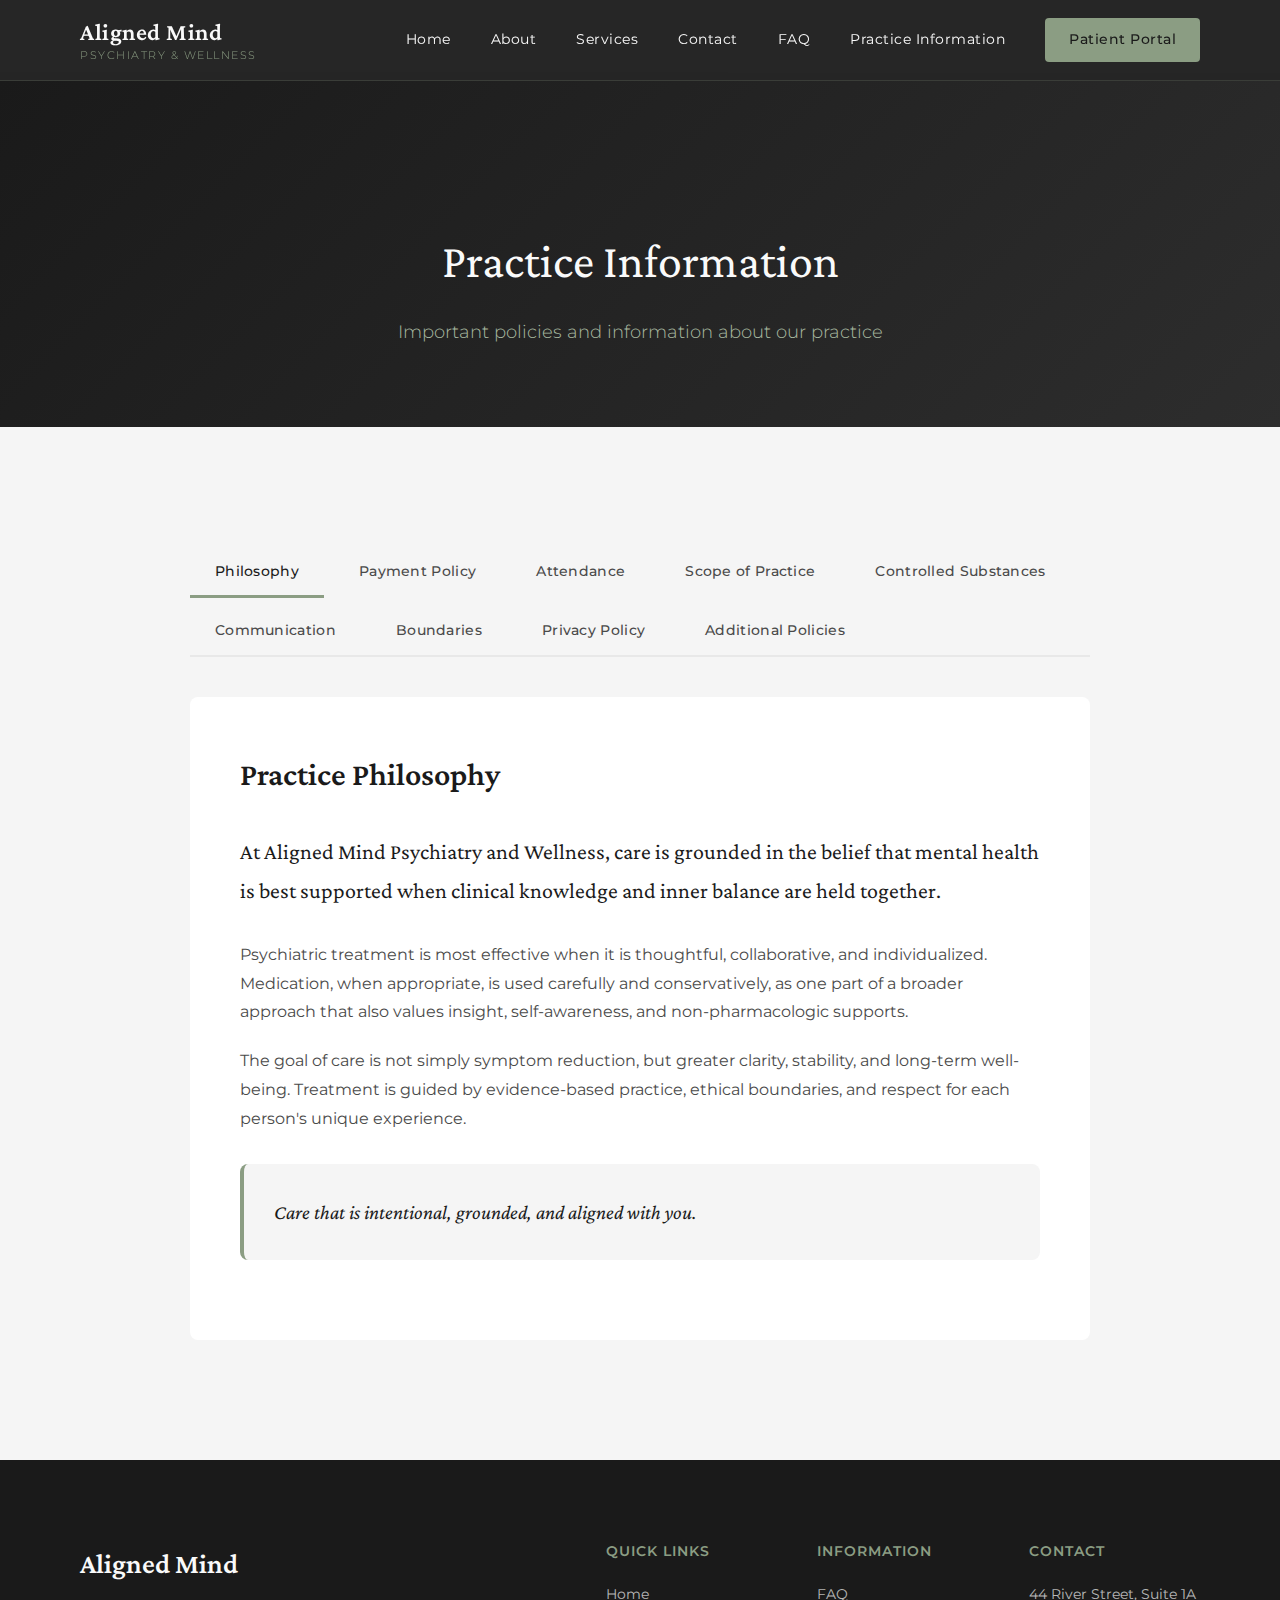
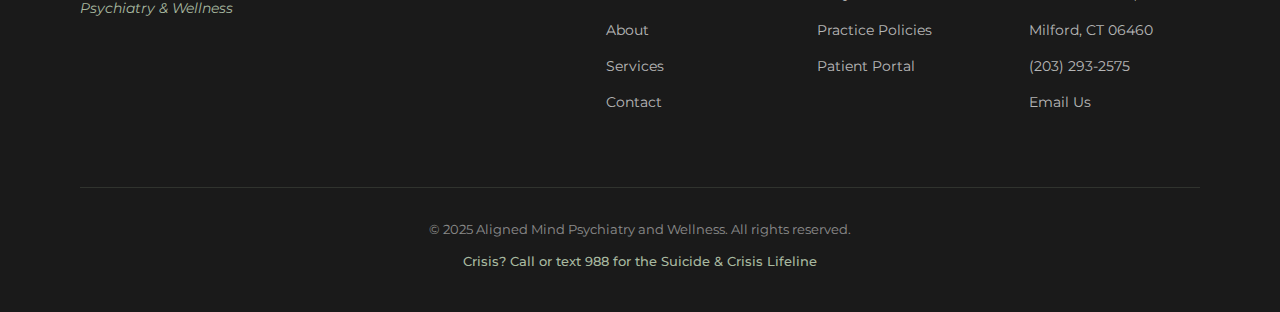
<file: practice-info.html>
<!DOCTYPE html>
<html lang="en">
<head>
    <meta charset="UTF-8">
    <meta name="viewport" content="width=device-width, initial-scale=1.0">
    <title>Practice Information - Aligned Mind Psychiatry and Wellness</title>
    <link rel="stylesheet" href="styles.css">
    <link rel="preconnect" href="https://fonts.googleapis.com">
    <link rel="preconnect" href="https://fonts.gstatic.com" crossorigin>
    <link href="https://fonts.googleapis.com/css2?family=Crimson+Pro:wght@300;400;600&family=Montserrat:wght@300;400;500;600&display=swap" rel="stylesheet">
</head>
<body>
    <nav class="navbar">
       <div class="nav-container">
            <a href="./" class="logo">
                <span class="logo-main">Aligned Mind</span>
                <span class="logo-sub">Psychiatry & Wellness</span>
            </a>
            
            <div class="nav-links">
                <a href="./" class="nav-link">Home</a>
                <a href="about" class="nav-link">About</a>
                <a href="services" class="nav-link">Services</a>
                <a href="contact" class="nav-link">Contact</a>
                <a href="faq" class="nav-link">FAQ</a>
                <a href="practice-info" class="nav-link active">Practice Information</a>
                <a href="https://portal.example.com" class="nav-link portal-link" target="_blank">Patient Portal</a>
            </div>
            <button class="mobile-menu-toggle" aria-label="Toggle menu">
                <span></span><span></span><span></span>
            </button>
        </div>
    </nav>

    <section class="page-header">
        <div class="container">
            <h1>Practice Information</h1>
            <p>Important policies and information about our practice</p>
        </div>
    </section>

    <section class="practice-info">
        <div class="container">
            <div class="info-tabs">
                <div class="tab-buttons">
                    <button class="tab-button active" data-tab="philosophy">Philosophy</button>
                    <button class="tab-button" data-tab="payment">Payment Policy</button>
                    <button class="tab-button" data-tab="attendance">Attendance</button>
                    <button class="tab-button" data-tab="scope">Scope of Practice</button>
                    <button class="tab-button" data-tab="controlled">Controlled Substances</button>
                    <button class="tab-button" data-tab="communication">Communication</button>
                    <button class="tab-button" data-tab="boundaries">Boundaries</button>
                    <button class="tab-button" data-tab="privacy">Privacy Policy</button>
                    <button class="tab-button" data-tab="additional">Additional Policies</button>
                </div>
                
                <div class="tab-content active" id="philosophy">
                    <h3>Practice Philosophy</h3>
                    <p class="lead-text">At Aligned Mind Psychiatry and Wellness, care is grounded in the belief that mental health is best supported when clinical knowledge and inner balance are held together.</p>
                    <p>Psychiatric treatment is most effective when it is thoughtful, collaborative, and individualized. Medication, when appropriate, is used carefully and conservatively, as one part of a broader approach that also values insight, self-awareness, and non-pharmacologic supports.</p>
                    <p>The goal of care is not simply symptom reduction, but greater clarity, stability, and long-term well-being. Treatment is guided by evidence-based practice, ethical boundaries, and respect for each person's unique experience.</p>
                    <div style="background: var(--color-off-white); padding: 30px; border-radius: 8px; margin: 30px 0; border-left: 4px solid var(--color-sage);">
                        <p style="font-family: var(--font-serif); font-size: 20px; font-style: italic; color: var(--color-dark); margin: 0;">Care that is intentional, grounded, and aligned with you.</p>
                    </div>
                </div>
                
                <div class="tab-content" id="payment">
                    <h3>Payment Policy</h3>
                    <h4>Self-Pay Only</h4>
                    <p>This practice operates on a self-pay basis and does not accept insurance, including Medicare or Medicaid.</p>
                    <h4>Fees for Services</h4>
                    <ul>
                        <li><strong>New Patient Evaluation:</strong> $200</li>
                        <li><strong>Follow-Up Medication Management:</strong> $100</li>
                        <li><strong>No-Show Fee:</strong> $75 (waived with 24 hours notice)</li>
                        <li><strong>Form Completion:</strong> $40 (outside appointments)</li>
                    </ul>
                    <h4>Payment Methods</h4>
                    <p>We accept cash, check, or credit card. Clients are encouraged to keep a valid credit card on file. The card will not be charged until end of business on the day of appointment.</p>
                    <p><strong>Clients are responsible for full payment regardless of insurance reimbursement eligibility.</strong></p>
                    <h4>Insurance Reimbursement</h4>
                    <p>The practice does not submit claims to insurance companies. Clients may request a superbill for potential out-of-network reimbursement; however, reimbursement is not guaranteed and is solely the client's responsibility.</p>
                    <h4>Financial Responsibility</h4>
                    <p>Failure to pay outstanding balances may result in suspension or termination of services.</p>
                </div>
                
                <div class="tab-content" id="attendance">
                    <h3>Attendance, Cancellations, and No-Show Policy</h3>
                    <h4>Appointment Attendance</h4>
                    <p>Clients are expected to attend all scheduled appointments on time. Consistent attendance is essential for safe and effective treatment.</p>
                    <h4>Late Arrivals</h4>
                    <p>If a client arrives late, the appointment may be shortened or rescheduled at the provider's discretion. Full session fees may still apply.</p>
                    <h4>Cancellations</h4>
                    <p>Clients must provide at least 24 hours' notice to cancel or reschedule. Notice may be given via phone or secure messaging.</p>
                    <h4>No-Shows and Late Cancellations</h4>
                    <p>A no-show is missing an appointment without notice or canceling with less than 24 hours' notice. A $75 fee may be charged. Repeated no-shows may result in discharge from the practice.</p>
                    <h4>Emergency Exceptions</h4>
                    <p>Fees may be waived in cases of documented emergencies.</p>
                </div>
                
                <div class="tab-content" id="scope">
                    <h3>Scope of Practice and Acuity Policy</h3>
                    <h4>Appropriate Level of Care</h4>
                    <p>This practice provides outpatient psychiatric evaluation and medication management for individuals whose clinical needs can be safely managed in a low-acuity outpatient setting.</p>
                    <h4>This practice does NOT provide care for:</h4>
                    <ul>
                        <li>Individuals with active suicidal or homicidal intent</li>
                        <li>Those requiring inpatient, residential, or intensive outpatient treatment</li>
                        <li>Severe psychosis or mania impairing outpatient participation</li>
                        <li>Acute substance withdrawal or intoxication</li>
                    </ul>
                    <h4>Emergency Situations</h4>
                    <p><strong>This practice is NOT an emergency service.</strong> For psychiatric emergencies:</p>
                    <ul>
                        <li>Call 911</li>
                        <li>Go to the nearest emergency department</li>
                        <li>Call or text 988 (Suicide & Crisis Lifeline)</li>
                    </ul>
                </div>
                
                <div class="tab-content" id="controlled">
                    <h3>Controlled Substances Policy</h3>
                    <h4>No Controlled Substance Prescribing</h4>
                    <p><strong>This practice does NOT prescribe controlled substances</strong>, including:</p>
                    <ul>
                        <li>Stimulants (amphetamines, methylphenidate)</li>
                        <li>Benzodiazepines</li>
                        <li>Opioid medications</li>
                        <li>Sedative-hypnotics classified as controlled substances</li>
                    </ul>
                    <p>This policy promotes safe, evidence-based care and minimizes risks of dependency, misuse, and diversion. Requests for controlled substances will not be accommodated.</p>
                </div>
                
                <div class="tab-content" id="communication">
                    <h3>Communication Policy</h3>
                    <h4>Approved Methods</h4>
                    <p>Communicate via secure patient portal or telephone during business hours.</p>
                    <h4>Response Time</h4>
                    <p>Non-urgent messages returned within 1–2 business days. Messages outside business hours addressed next business day.</p>
                    <h4>Limitations</h4>
                    <p>Electronic messaging is for brief administrative matters or non-urgent questions. Complex issues require a scheduled appointment.</p>
                    <h4>Emergencies</h4>
                    <p><strong>This practice does NOT provide crisis services.</strong> Call 911, go to ER, or call/text 988.</p>
                </div>
                
                <div class="tab-content" id="boundaries">
                    <h3>Professional Boundaries</h3>
                    <h4>Therapeutic Relationship</h4>
                    <p>The provider-client relationship is professional and focused solely on psychiatric care.</p>
                    <h4>Boundaries</h4>
                    <ul>
                        <li>No social, romantic, or financial relationships outside therapy</li>
                        <li>Dual relationships that impair judgment are avoided</li>
                        <li>Contact limited to clinical/administrative matters via approved channels</li>
                    </ul>
                    <h4>Gifts and Social Media</h4>
                    <ul>
                        <li>Gifts are discouraged and may be declined</li>
                        <li>Provider does not connect on social media with clients</li>
                    </ul>
                    <h4>Respectful Conduct</h4>
                    <p>Harassment, abusive language, or inappropriate behavior may result in termination of services.</p>
                </div>
                
                <div class="tab-content" id="privacy">
                    <h3>Privacy Policy (HIPAA Notice)</h3>
                    <h4>Your Privacy Matters</h4>
                    <p>Your personal health information is protected by federal HIPAA law and Connecticut state law.</p>
                    <h4>How Information Is Used</h4>
                    <ul>
                        <li><strong>Treatment</strong> – providing psychiatric care</li>
                        <li><strong>Payment</strong> – processing payments/receipts</li>
                        <li><strong>Operations</strong> – quality improvement, legal compliance</li>
                    </ul>
                    <h4>Limits of Confidentiality</h4>
                    <p>Information may be shared without permission for:</p>
                    <ul>
                        <li>Concern about serious harm to you or others</li>
                        <li>Legal requirement to report abuse/neglect (child, elderly 60+, person with intellectual disability)</li>
                        <li>Court order or subpoena</li>
                    </ul>
                    <h4>Mandated Reporter</h4>
                    <p>As a CT-licensed APRN, the provider is a mandated reporter and must report suspected abuse, neglect, or exploitation.</p>
                    <h4>Your Rights</h4>
                    <ul>
                        <li>Request copies of your medical record</li>
                        <li>Ask for corrections</li>
                        <li>Request limits on information sharing</li>
                        <li>File complaints without retaliation</li>
                    </ul>
                </div>
                
                <div class="tab-content" id="additional">
                    <h3>Additional Policies</h3>
                    <h4>In-Person Services Only</h4>
                    <p>This practice provides in-person services only. No telehealth is currently offered. All appointments occur at our Milford, CT location.</p>
                    <h4>Medication Refill Policy</h4>
                    <p>Refills require active relationship and adherence to follow-up appointments. Requests submitted via approved channels may take 2–3 business days. Refills denied if overdue for follow-up or outstanding balance. No emergency refills provided.</p>
                    <h4>Emotional Support Animal (ESA) Policy</h4>
                    <p><strong>This practice does NOT provide ESA letters, evaluations, or documentation under any circumstances.</strong> This includes requests for housing, travel, or employment. Clients seeking ESA documentation should pursue providers who specifically offer that service.</p>
                    <h4>Discharge/Termination</h4>
                    <p>Services may be terminated for:</p>
                    <ul>
                        <li>Repeated missed appointments</li>
                        <li>Nonpayment of fees</li>
                        <li>Disruptive, threatening, or unsafe behavior</li>
                        <li>Clinical needs exceeding practice scope</li>
                    </ul>
                    <p>Written notice provided except in immediate safety concerns. Immediate termination may occur for threats, violence, harassment, or illegal activity.</p>
                    <h4>Policy Acknowledgment</h4>
                    <p>By engaging in services, clients acknowledge they have read, understood, and agreed to these policies.</p>
                </div>
            </div>
        </div>
    </section>

    <footer class="footer">
        <div class="container">
            <div class="footer-content">
                <div class="footer-brand">
                    <h3>Aligned Mind</h3>
                    <p class="footer-tagline">Psychiatry & Wellness</p>
                </div>
                <div class="footer-links">
                    <div class="footer-column">
                        <h4>Quick Links</h4>
                        <ul><li><a href="./">Home</a></li><li><a href="about">About</a></li><li><a href="services">Services</a></li><li><a href="contact">Contact</a></li></ul>
                    </div>
                    <div class="footer-column">
                        <h4>Information</h4>
                        <ul><li><a href="faq">FAQ</a></li><li><a href="practice-info">Practice Policies</a></li><li><a href="https://portal.example.com" target="_blank">Patient Portal</a></li></ul>
                    </div>
                    <div class="footer-column">
                        <h4>Contact</h4>
                        <ul><li>44 River Street, Suite 1A</li><li>Milford, CT 06460</li><li><a href="tel:2032932575">(203) 293-2575</a></li><li><a href="mailto:ann@alignedmindpsychiatryandwellness.com">Email Us</a></li></ul>
                    </div>
                </div>
            </div>
            <div class="footer-bottom">
                <p>&copy; 2025 Aligned Mind Psychiatry and Wellness. All rights reserved.</p>
                <p class="crisis-line">Crisis? Call or text 988 for the Suicide & Crisis Lifeline</p>
            </div>
        </div>
    </footer>

    <script src="script.js"></script>
</body>
</html>
</file>
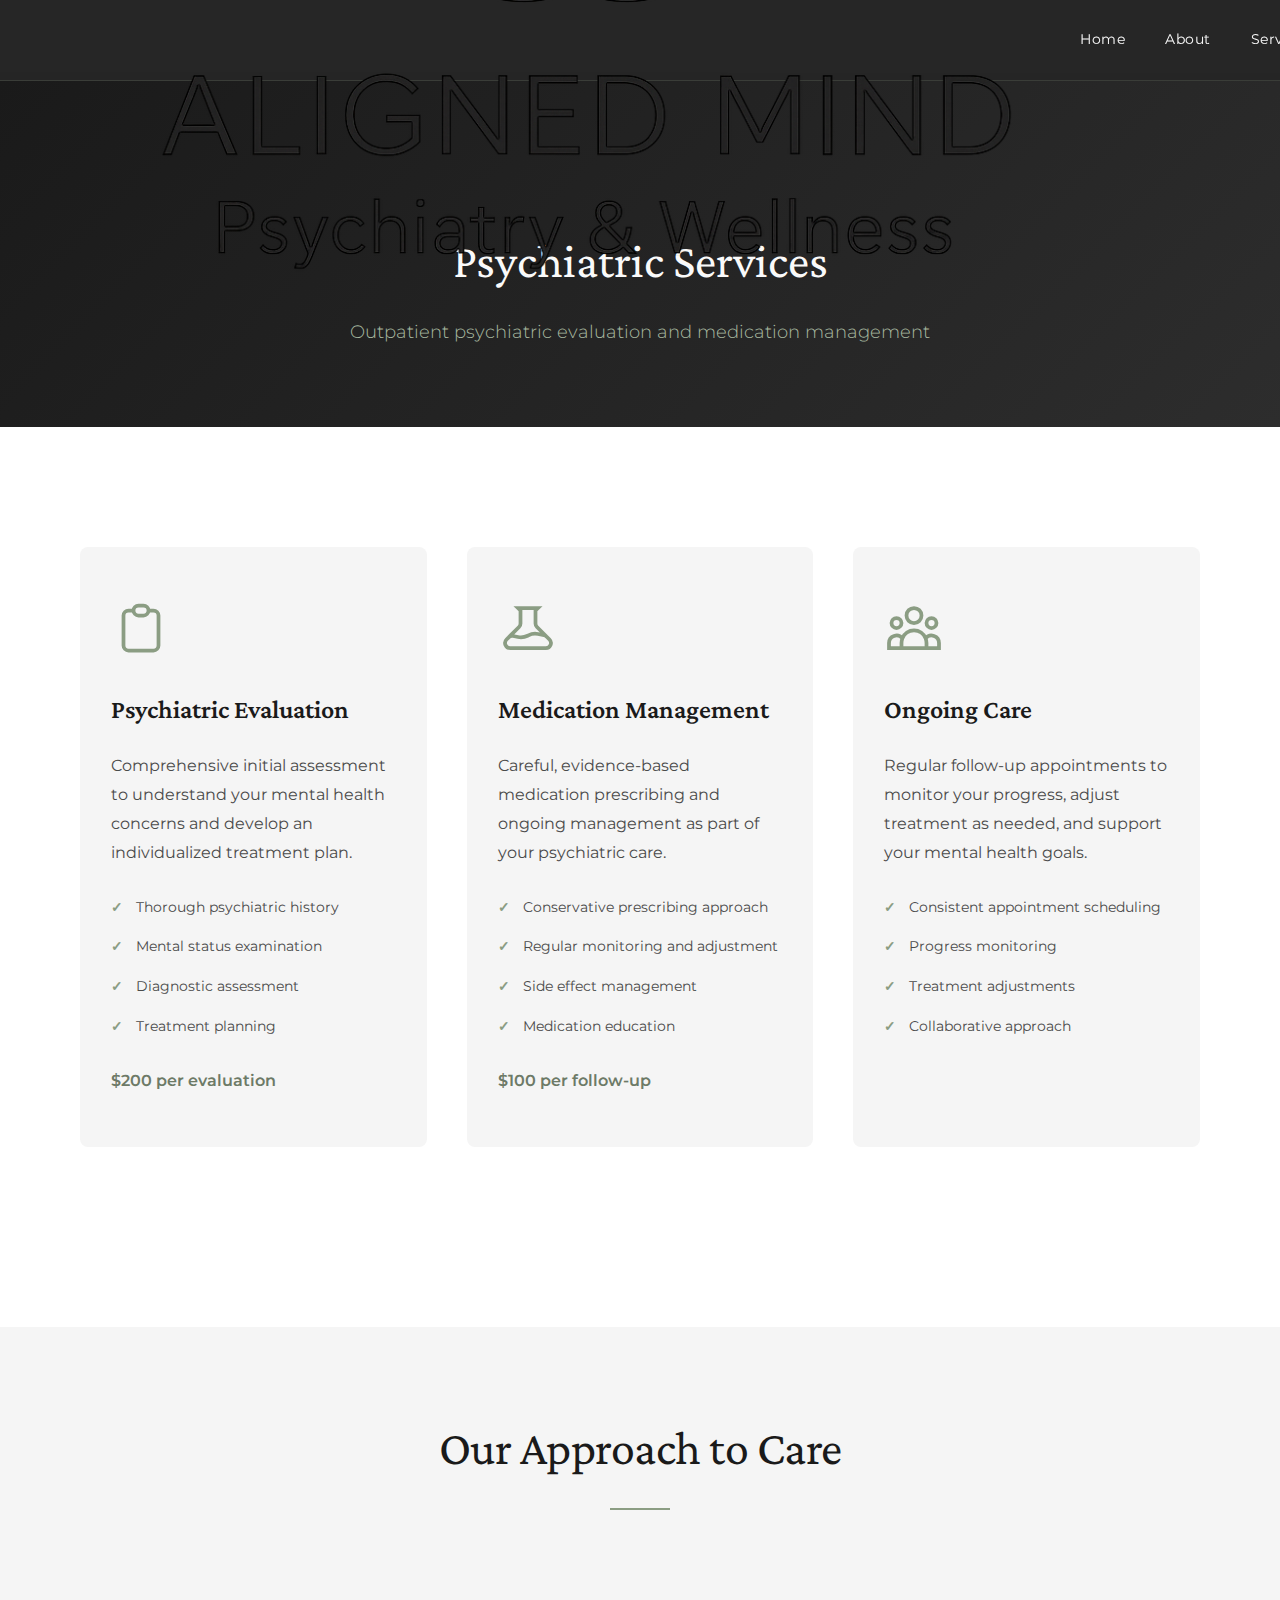
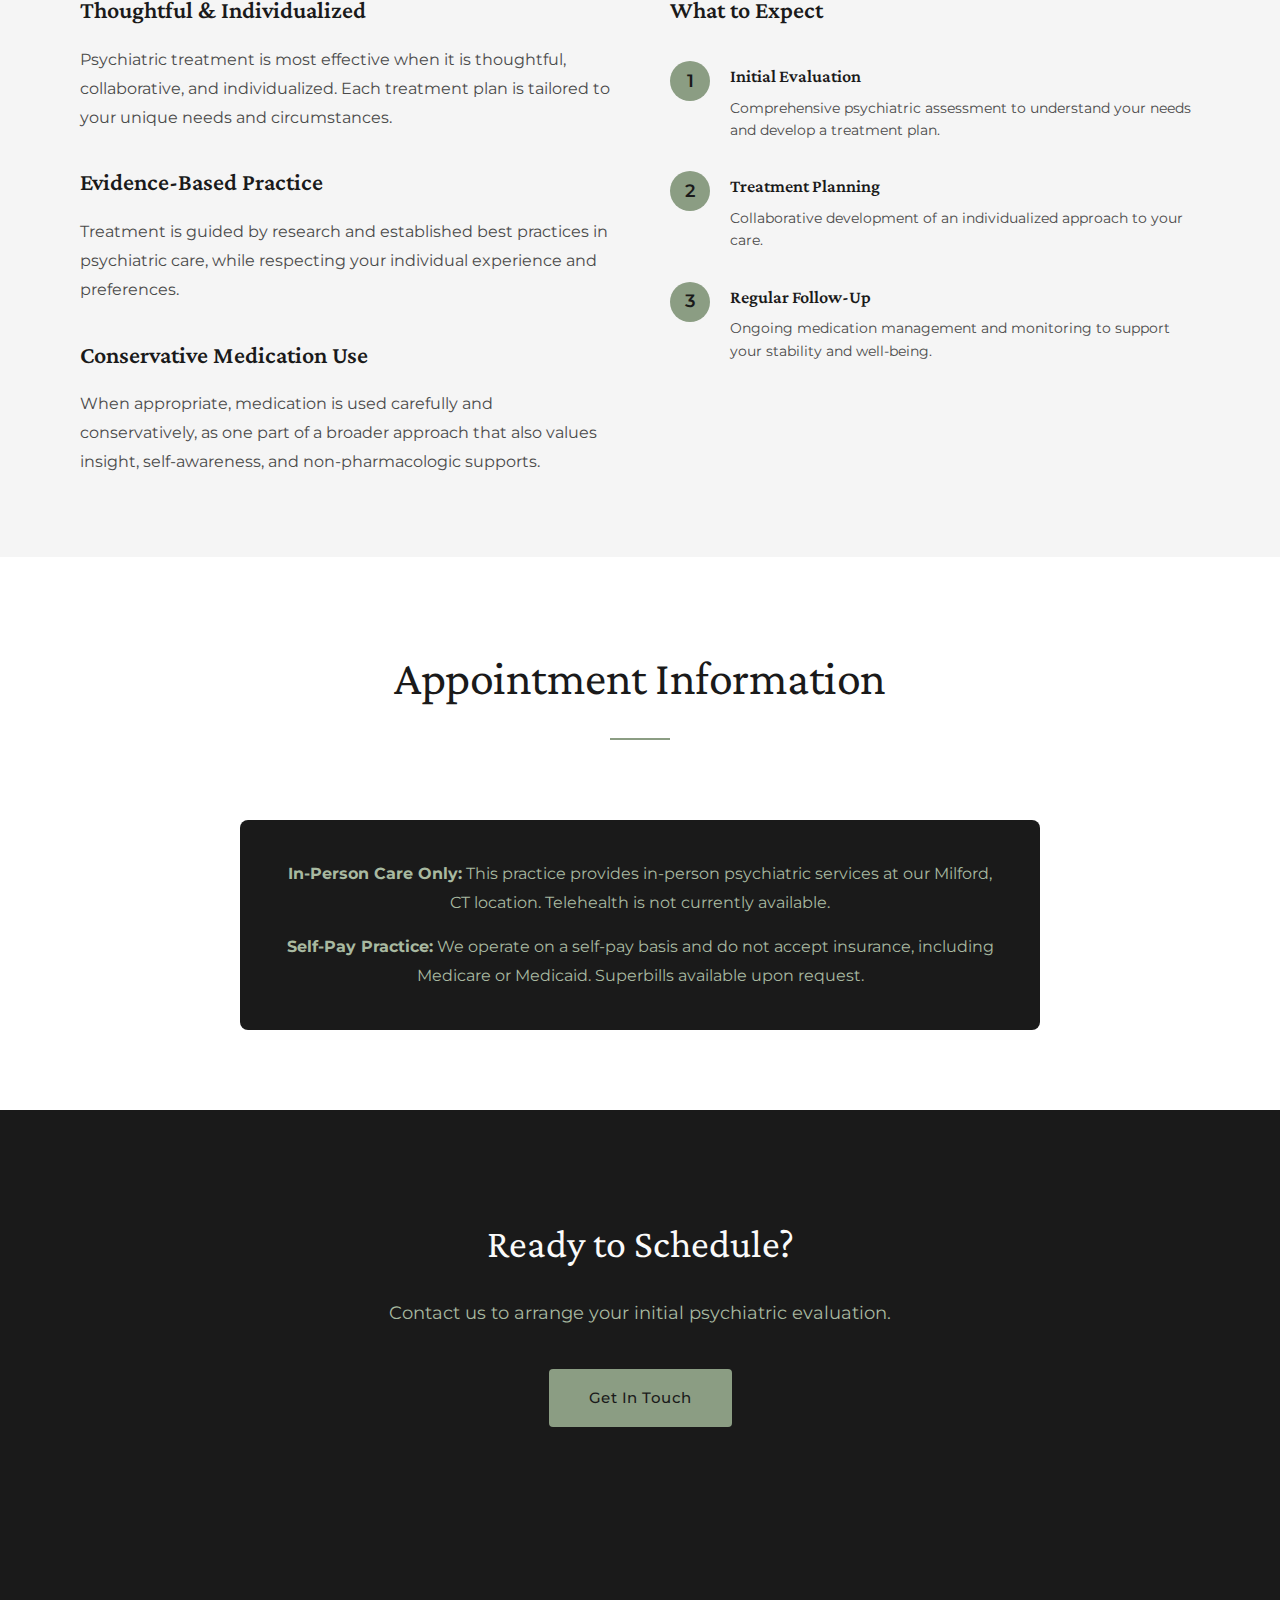
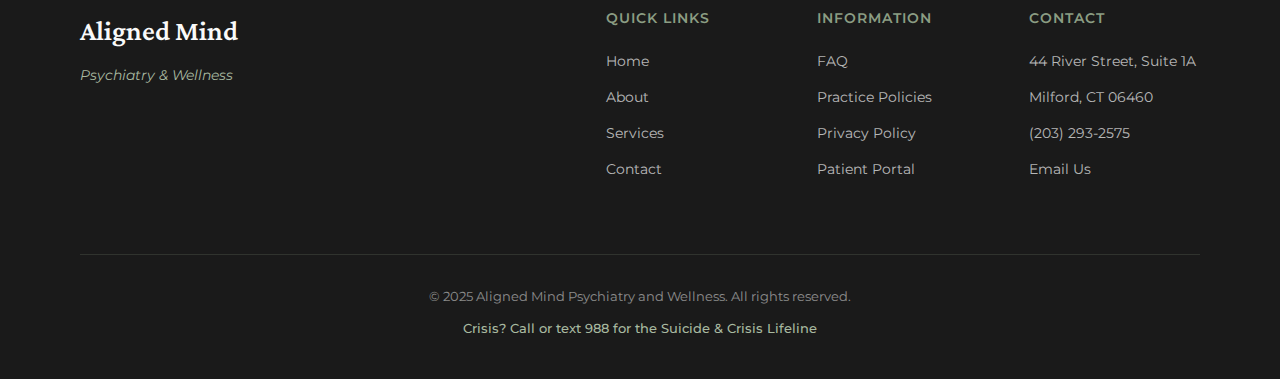
<file: services.html>
<!DOCTYPE html>
<html lang="en">
<head>
    <meta charset="UTF-8">
    <meta name="viewport" content="width=device-width, initial-scale=1.0">
    <title>Services - Aligned Mind Psychiatry and Wellness</title>
    <link rel="stylesheet" href="styles.css">
    <link rel="preconnect" href="https://fonts.googleapis.com">
    <link rel="preconnect" href="https://fonts.gstatic.com" crossorigin>
    <link href="https://fonts.googleapis.com/css2?family=Crimson+Pro:wght@300;400;600&family=Montserrat:wght@300;400;500;600&display=swap" rel="stylesheet">
</head>
<body>
    <nav class="navbar">
        <div class="nav-container">
            <a href="./" class="logo"><img src="logo.png" alt="Aligned Mind Psychiatry and Wellness" class="logo-image"></a>
            <div class="nav-links">
                <a href="./" class="nav-link">Home</a>
                <a href="about" class="nav-link">About</a>
                <a href="services" class="nav-link active">Services</a>
                <a href="contact" class="nav-link">Contact</a>
                <a href="faq" class="nav-link">FAQ</a>
                <a href="practice-info" class="nav-link">Practice Information</a>
                <a href="https://portal.example.com" class="nav-link portal-link" target="_blank">Patient Portal</a>
            </div>
            <button class="mobile-menu-toggle" aria-label="Toggle menu"><span></span><span></span><span></span></button>
        </div>
    </nav>

    <section class="page-header">
        <div class="container">
            <h1>Psychiatric Services</h1>
            <p>Outpatient psychiatric evaluation and medication management</p>
        </div>
    </section>

    <section class="services">
        <div class="container">
            <div class="services-grid">
                <div class="service-card">
                    <div class="service-icon">
                        <svg viewBox="0 0 24 24" fill="none" stroke="currentColor" stroke-width="1.5">
                            <path d="M9 5H7a2 2 0 00-2 2v12a2 2 0 002 2h10a2 2 0 002-2V7a2 2 0 00-2-2h-2M9 5a2 2 0 002 2h2a2 2 0 002-2M9 5a2 2 0 012-2h2a2 2 0 012 2"/>
                        </svg>
                    </div>
                    <h3>Psychiatric Evaluation</h3>
                    <p>Comprehensive initial assessment to understand your mental health concerns and develop an individualized treatment plan.</p>
                    <ul class="service-features">
                        <li>Thorough psychiatric history</li>
                        <li>Mental status examination</li>
                        <li>Diagnostic assessment</li>
                        <li>Treatment planning</li>
                    </ul>
                    <p style="margin-top: 20px; font-weight: 600; color: var(--color-sage-dark);">$200 per evaluation</p>
                </div>
                
                <div class="service-card">
                    <div class="service-icon">
                        <svg viewBox="0 0 24 24" fill="none" stroke="currentColor" stroke-width="1.5">
                            <path d="M19.428 15.428a2 2 0 00-1.022-.547l-2.387-.477a6 6 0 00-3.86.517l-.318.158a6 6 0 01-3.86.517L6.05 15.21a2 2 0 00-1.806.547M8 4h8l-1 1v5.172a2 2 0 00.586 1.414l5 5c1.26 1.26.367 3.414-1.415 3.414H4.828c-1.782 0-2.674-2.154-1.414-3.414l5-5A2 2 0 009 10.172V5L8 4z"/>
                        </svg>
                    </div>
                    <h3>Medication Management</h3>
                    <p>Careful, evidence-based medication prescribing and ongoing management as part of your psychiatric care.</p>
                    <ul class="service-features">
                        <li>Conservative prescribing approach</li>
                        <li>Regular monitoring and adjustment</li>
                        <li>Side effect management</li>
                        <li>Medication education</li>
                    </ul>
                    <p style="margin-top: 20px; font-weight: 600; color: var(--color-sage-dark);">$100 per follow-up</p>
                </div>
                
                <div class="service-card">
                    <div class="service-icon">
                        <svg viewBox="0 0 24 24" fill="none" stroke="currentColor" stroke-width="1.5">
                            <path d="M17 20h5v-2a3 3 0 00-5.356-1.857M17 20H7m10 0v-2c0-.656-.126-1.283-.356-1.857M7 20H2v-2a3 3 0 015.356-1.857M7 20v-2c0-.656.126-1.283.356-1.857m0 0a5.002 5.002 0 019.288 0M15 7a3 3 0 11-6 0 3 3 0 016 0zm6 3a2 2 0 11-4 0 2 2 0 014 0zM7 10a2 2 0 11-4 0 2 2 0 014 0z"/>
                        </svg>
                    </div>
                    <h3>Ongoing Care</h3>
                    <p>Regular follow-up appointments to monitor your progress, adjust treatment as needed, and support your mental health goals.</p>
                    <ul class="service-features">
                        <li>Consistent appointment scheduling</li>
                        <li>Progress monitoring</li>
                        <li>Treatment adjustments</li>
                        <li>Collaborative approach</li>
                    </ul>
                </div>
            </div>
        </div>
    </section>

    <section class="treatment-approach">
        <div class="container">
            <div class="section-header">
                <h2 class="section-title">Our Approach to Care</h2>
                <div class="title-accent"></div>
            </div>
            
            <div class="approach-content">
                <div class="approach-text">
                    <h3>Thoughtful & Individualized</h3>
                    <p>Psychiatric treatment is most effective when it is thoughtful, collaborative, and individualized. Each treatment plan is tailored to your unique needs and circumstances.</p>
                    
                    <h3>Evidence-Based Practice</h3>
                    <p>Treatment is guided by research and established best practices in psychiatric care, while respecting your individual experience and preferences.</p>
                    
                    <h3>Conservative Medication Use</h3>
                    <p>When appropriate, medication is used carefully and conservatively, as one part of a broader approach that also values insight, self-awareness, and non-pharmacologic supports.</p>
                </div>
                
                <div class="approach-benefits">
                    <h3>What to Expect</h3>
                    <div class="benefit-item">
                        <span class="benefit-number">1</span>
                        <div>
                            <h4>Initial Evaluation</h4>
                            <p>Comprehensive psychiatric assessment to understand your needs and develop a treatment plan.</p>
                        </div>
                    </div>
                    <div class="benefit-item">
                        <span class="benefit-number">2</span>
                        <div>
                            <h4>Treatment Planning</h4>
                            <p>Collaborative development of an individualized approach to your care.</p>
                        </div>
                    </div>
                    <div class="benefit-item">
                        <span class="benefit-number">3</span>
                        <div>
                            <h4>Regular Follow-Up</h4>
                            <p>Ongoing medication management and monitoring to support your stability and well-being.</p>
                        </div>
                    </div>
                </div>
            </div>
        </div>
    </section>

    <section class="session-options">
        <div class="container">
            <div class="section-header">
                <h2 class="section-title">Appointment Information</h2>
                <div class="title-accent"></div>
            </div>
            
            <div class="services-note">
                <p><strong>In-Person Care Only:</strong> This practice provides in-person psychiatric services at our Milford, CT location. Telehealth is not currently available.</p>
                <p style="margin-top: 15px;"><strong>Self-Pay Practice:</strong> We operate on a self-pay basis and do not accept insurance, including Medicare or Medicaid. Superbills available upon request.</p>
            </div>
        </div>
    </section>

    <section class="cta-section">
        <div class="container">
            <div class="cta-content">
                <h2>Ready to Schedule?</h2>
                <p>Contact us to arrange your initial psychiatric evaluation.</p>
                <a href="contact" class="btn btn-primary">Get In Touch</a>
            </div>
        </div>
    </section>

    <footer class="footer">
        <div class="container">
            <div class="footer-content">
                <div class="footer-brand">
                    <h3>Aligned Mind</h3>
                    <p class="footer-tagline">Psychiatry & Wellness</p>
                </div>
                <div class="footer-links">
                    <div class="footer-column">
                        <h4>Quick Links</h4>
                        <ul><li><a href="./">Home</a></li><li><a href="about">About</a></li><li><a href="services">Services</a></li><li><a href="contact">Contact</a></li></ul>
                    </div>
                    <div class="footer-column">
                        <h4>Information</h4>
                        <ul><li><a href="faq">FAQ</a></li><li><a href="practice-info">Practice Policies</a></li><li><a href="practice-info">Privacy Policy</a></li><li><a href="https://portal.example.com" target="_blank">Patient Portal</a></li></ul>
                    </div>
                    <div class="footer-column">
                        <h4>Contact</h4>
                        <ul><li>44 River Street, Suite 1A</li><li>Milford, CT 06460</li><li><a href="tel:2032932575">(203) 293-2575</a></li><li><a href="mailto:ann@alignedmindpsychiatryandwellness.com">Email Us</a></li></ul>
                    </div>
                </div>
            </div>
            <div class="footer-bottom">
                <p>&copy; 2025 Aligned Mind Psychiatry and Wellness. All rights reserved.</p>
                <p class="crisis-line">Crisis? Call or text 988 for the Suicide & Crisis Lifeline</p>
            </div>
        </div>
    </footer>

    <script src="script.js"></script>
</body>
</html>
</file>
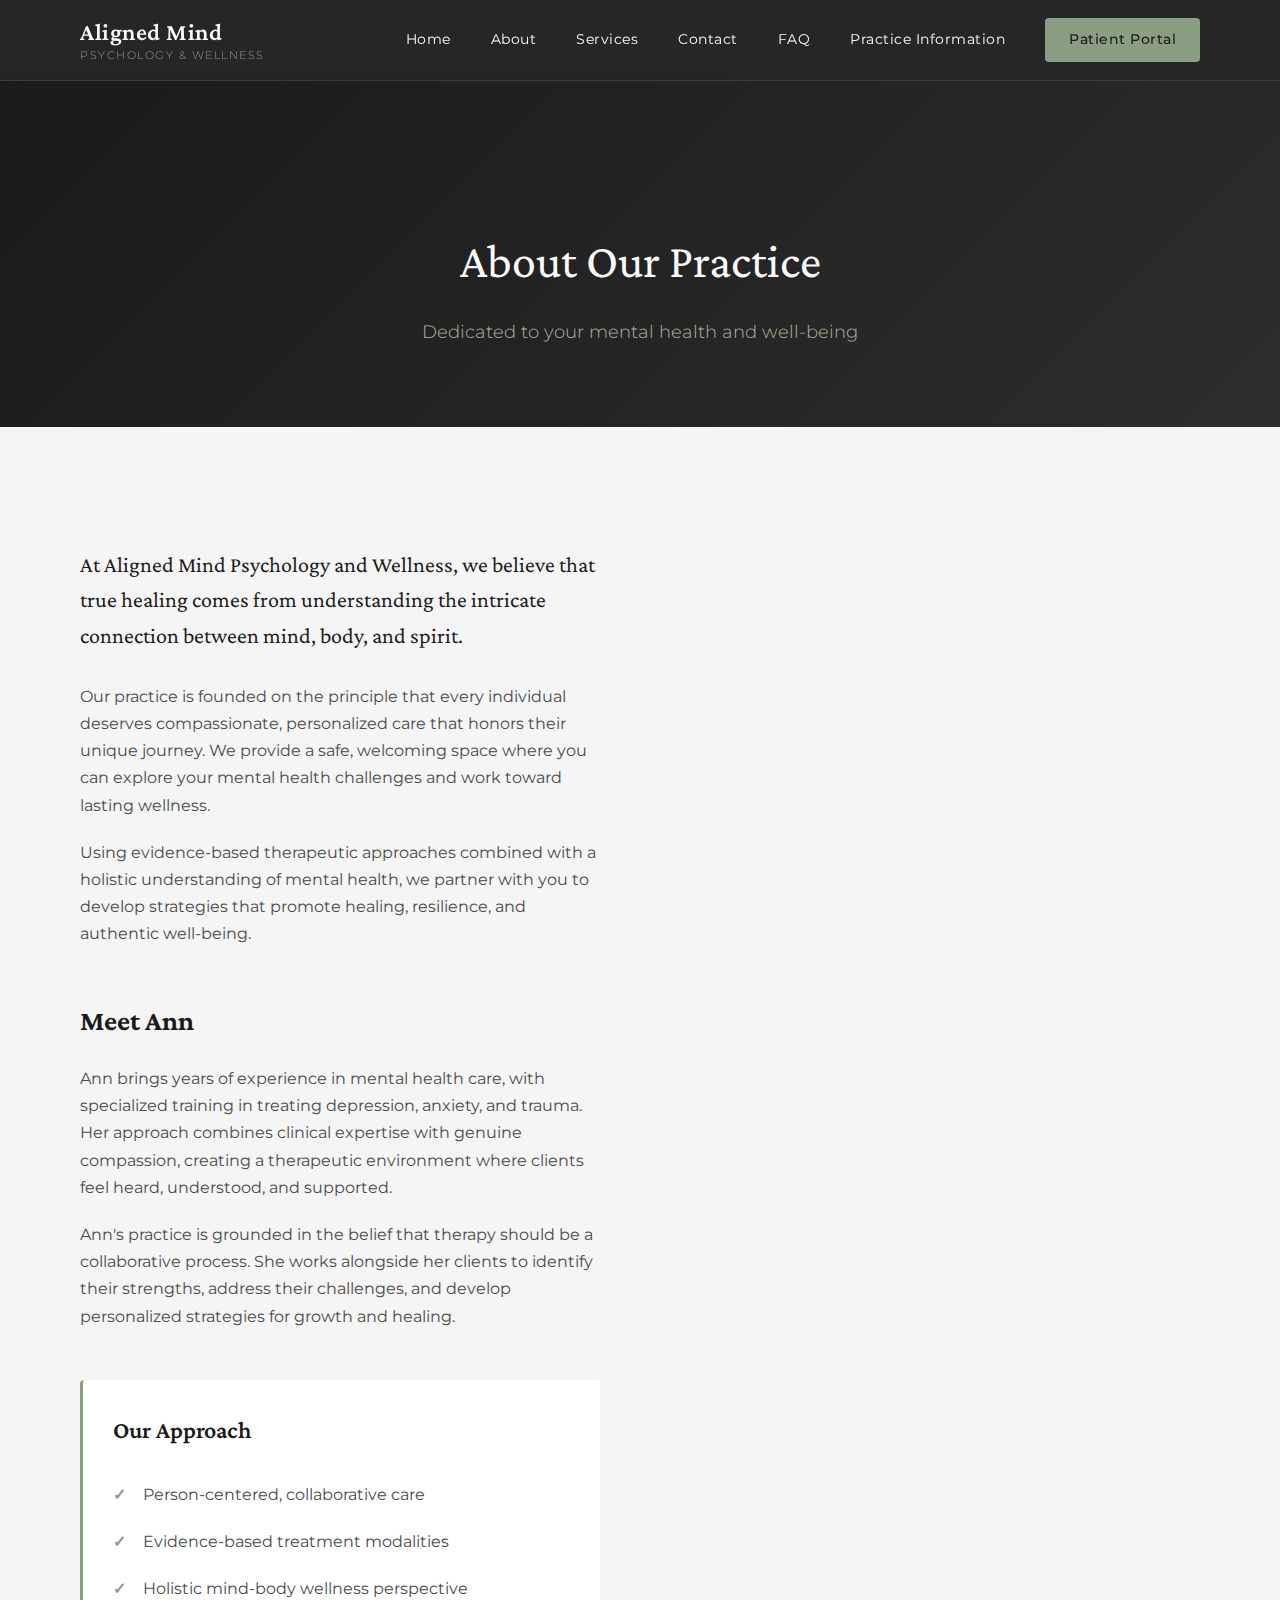
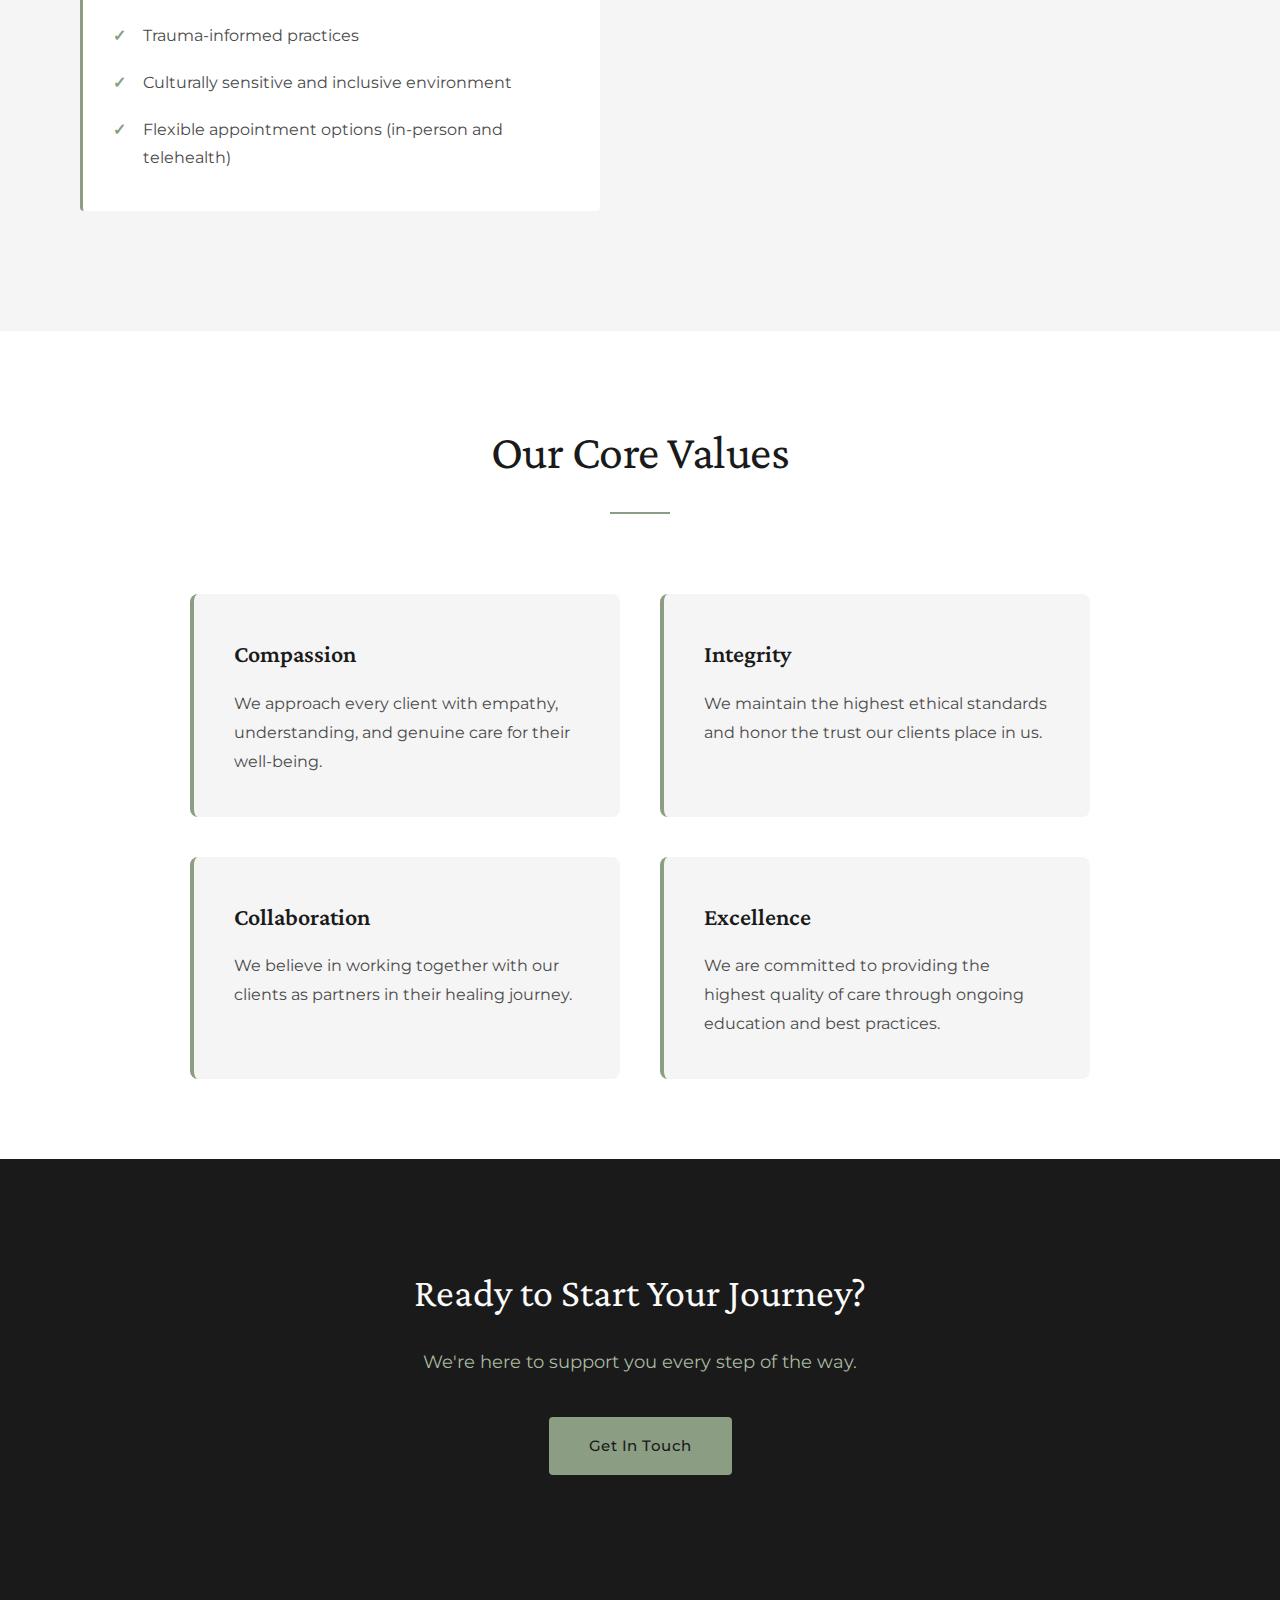
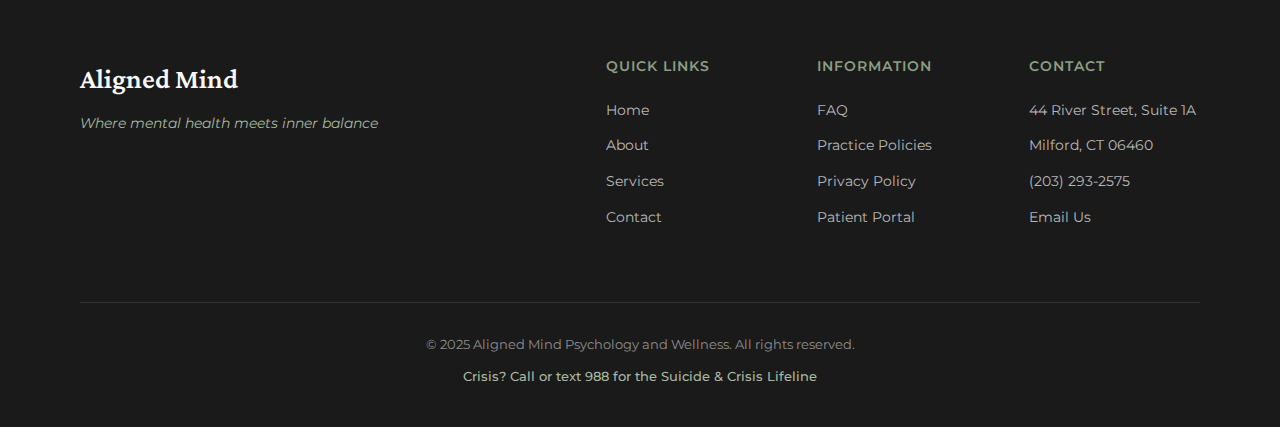
<file: files/about.html>
<!DOCTYPE html>
<html lang="en">
<head>
    <meta charset="UTF-8">
    <meta name="viewport" content="width=device-width, initial-scale=1.0">
    <title>About - Aligned Mind Psychology and Wellness</title>
    <link rel="stylesheet" href="styles.css">
    <link rel="preconnect" href="https://fonts.googleapis.com">
    <link rel="preconnect" href="https://fonts.gstatic.com" crossorigin>
    <link href="https://fonts.googleapis.com/css2?family=Crimson+Pro:wght@300;400;600&family=Montserrat:wght@300;400;500;600&display=swap" rel="stylesheet">
</head>
<body>
    <!-- Navigation -->
    <nav class="navbar">
        <div class="nav-container">
            <a href="index.html" class="logo">
                <span class="logo-main">Aligned Mind</span>
                <span class="logo-sub">Psychology & Wellness</span>
            </a>
            
            <div class="nav-links">
                <a href="index.html" class="nav-link">Home</a>
                <a href="about.html" class="nav-link active">About</a>
                <a href="services.html" class="nav-link">Services</a>
                <a href="contact.html" class="nav-link">Contact</a>
                <a href="faq.html" class="nav-link">FAQ</a>
                <a href="practice-info.html" class="nav-link">Practice Information</a>
                <a href="https://portal.example.com" class="nav-link portal-link" target="_blank">Patient Portal</a>
            </div>
            
            <button class="mobile-menu-toggle" aria-label="Toggle menu">
                <span></span>
                <span></span>
                <span></span>
            </button>
        </div>
    </nav>

    <!-- Page Header -->
    <section class="page-header">
        <div class="container">
            <h1>About Our Practice</h1>
            <p>Dedicated to your mental health and well-being</p>
        </div>
    </section>

    <!-- About Section -->
    <section class="about">
        <div class="container">
            <div class="about-content">
                <div class="about-text">
                    <p class="lead-text">At Aligned Mind Psychology and Wellness, we believe that true healing comes from understanding the intricate connection between mind, body, and spirit.</p>
                    
                    <p>Our practice is founded on the principle that every individual deserves compassionate, personalized care that honors their unique journey. We provide a safe, welcoming space where you can explore your mental health challenges and work toward lasting wellness.</p>
                    
                    <p>Using evidence-based therapeutic approaches combined with a holistic understanding of mental health, we partner with you to develop strategies that promote healing, resilience, and authentic well-being.</p>
                    
                    <h3 style="font-family: var(--font-serif); font-size: 28px; margin-top: 50px; margin-bottom: 20px; color: var(--color-dark);">Meet Ann</h3>
                    
                    <p>Ann brings years of experience in mental health care, with specialized training in treating depression, anxiety, and trauma. Her approach combines clinical expertise with genuine compassion, creating a therapeutic environment where clients feel heard, understood, and supported.</p>
                    
                    <p>Ann's practice is grounded in the belief that therapy should be a collaborative process. She works alongside her clients to identify their strengths, address their challenges, and develop personalized strategies for growth and healing.</p>
                    
                    <div class="credentials">
                        <h3>Our Approach</h3>
                        <ul>
                            <li>Person-centered, collaborative care</li>
                            <li>Evidence-based treatment modalities</li>
                            <li>Holistic mind-body wellness perspective</li>
                            <li>Trauma-informed practices</li>
                            <li>Culturally sensitive and inclusive environment</li>
                            <li>Flexible appointment options (in-person and telehealth)</li>
                        </ul>
                    </div>
                </div>
                
                <div class="about-image">
                    <div class="image-placeholder">
                        <div class="placeholder-content">
                            <p>Professional photo or serene office environment image</p>
                        </div>
                    </div>
                    
                    <div class="about-quote">
                        <blockquote>
                            "Healing is not about becoming perfect. It's about becoming whole."
                        </blockquote>
                    </div>
                </div>
            </div>
        </div>
    </section>

    <!-- Values Section -->
    <section class="values-section">
        <div class="container">
            <div class="section-header">
                <h2 class="section-title">Our Core Values</h2>
                <div class="title-accent"></div>
            </div>
            
            <div class="values-grid">
                <div class="value-card">
                    <h3>Compassion</h3>
                    <p>We approach every client with empathy, understanding, and genuine care for their well-being.</p>
                </div>
                
                <div class="value-card">
                    <h3>Integrity</h3>
                    <p>We maintain the highest ethical standards and honor the trust our clients place in us.</p>
                </div>
                
                <div class="value-card">
                    <h3>Collaboration</h3>
                    <p>We believe in working together with our clients as partners in their healing journey.</p>
                </div>
                
                <div class="value-card">
                    <h3>Excellence</h3>
                    <p>We are committed to providing the highest quality of care through ongoing education and best practices.</p>
                </div>
            </div>
        </div>
    </section>

    <!-- CTA Section -->
    <section class="cta-section">
        <div class="container">
            <div class="cta-content">
                <h2>Ready to Start Your Journey?</h2>
                <p>We're here to support you every step of the way.</p>
                <a href="contact.html" class="btn btn-primary">Get In Touch</a>
            </div>
        </div>
    </section>

    <!-- Footer -->
    <footer class="footer">
        <div class="container">
            <div class="footer-content">
                <div class="footer-brand">
                    <h3>Aligned Mind</h3>
                    <p class="footer-tagline">Where mental health meets inner balance</p>
                </div>
                
                <div class="footer-links">
                    <div class="footer-column">
                        <h4>Quick Links</h4>
                        <ul>
                            <li><a href="index.html">Home</a></li>
                            <li><a href="about.html">About</a></li>
                            <li><a href="services.html">Services</a></li>
                            <li><a href="contact.html">Contact</a></li>
                        </ul>
                    </div>
                    
                    <div class="footer-column">
                        <h4>Information</h4>
                        <ul>
                            <li><a href="faq.html">FAQ</a></li>
                            <li><a href="practice-info.html">Practice Policies</a></li>
                            <li><a href="practice-info.html">Privacy Policy</a></li>
                            <li><a href="https://portal.example.com" target="_blank">Patient Portal</a></li>
                        </ul>
                    </div>
                    
                    <div class="footer-column">
                        <h4>Contact</h4>
                        <ul>
                            <li>44 River Street, Suite 1A</li>
                            <li>Milford, CT 06460</li>
                            <li><a href="tel:2032932575">(203) 293-2575</a></li>
                            <li><a href="mailto:ann@alignedmindpsychiatryandwellness.com">Email Us</a></li>
                        </ul>
                    </div>
                </div>
            </div>
            
            <div class="footer-bottom">
                <p>&copy; 2025 Aligned Mind Psychology and Wellness. All rights reserved.</p>
                <p class="crisis-line">Crisis? Call or text 988 for the Suicide & Crisis Lifeline</p>
            </div>
        </div>
    </footer>

    <script src="script.js"></script>
</body>
</html>
</file>
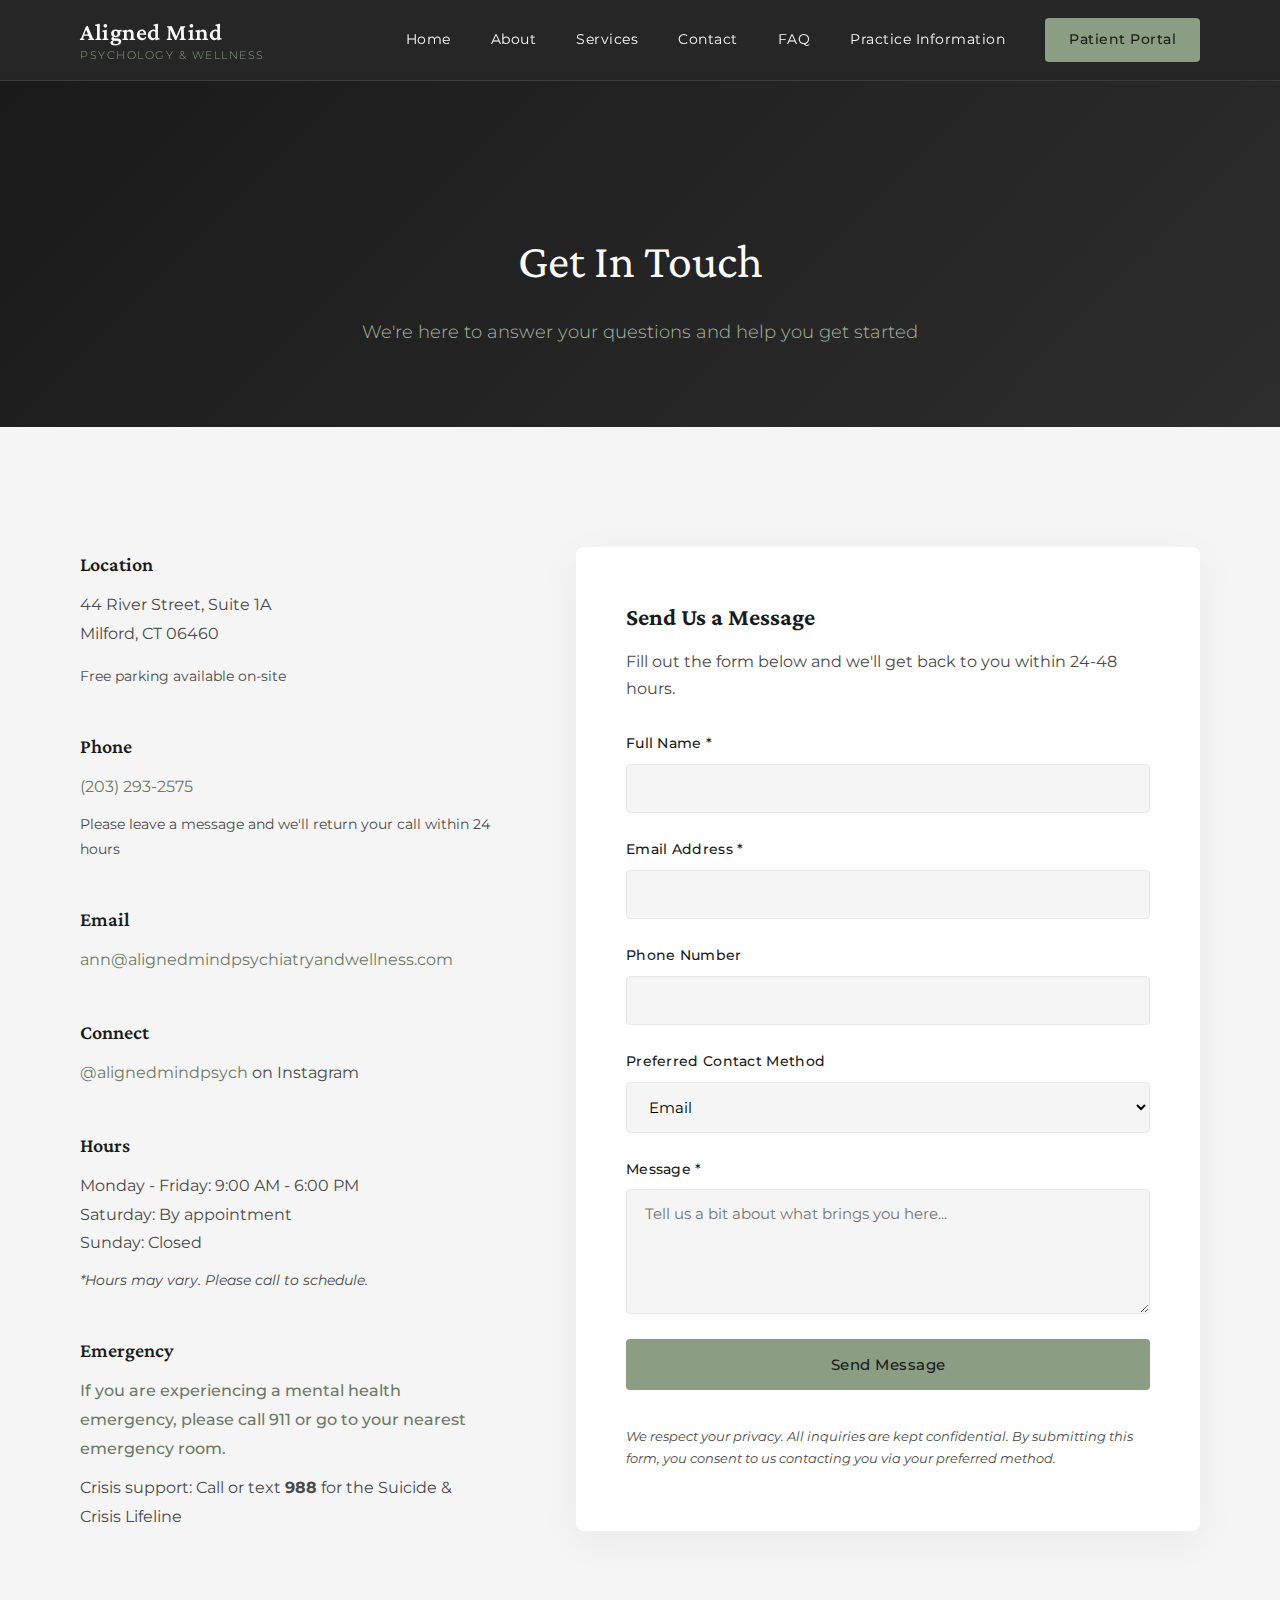
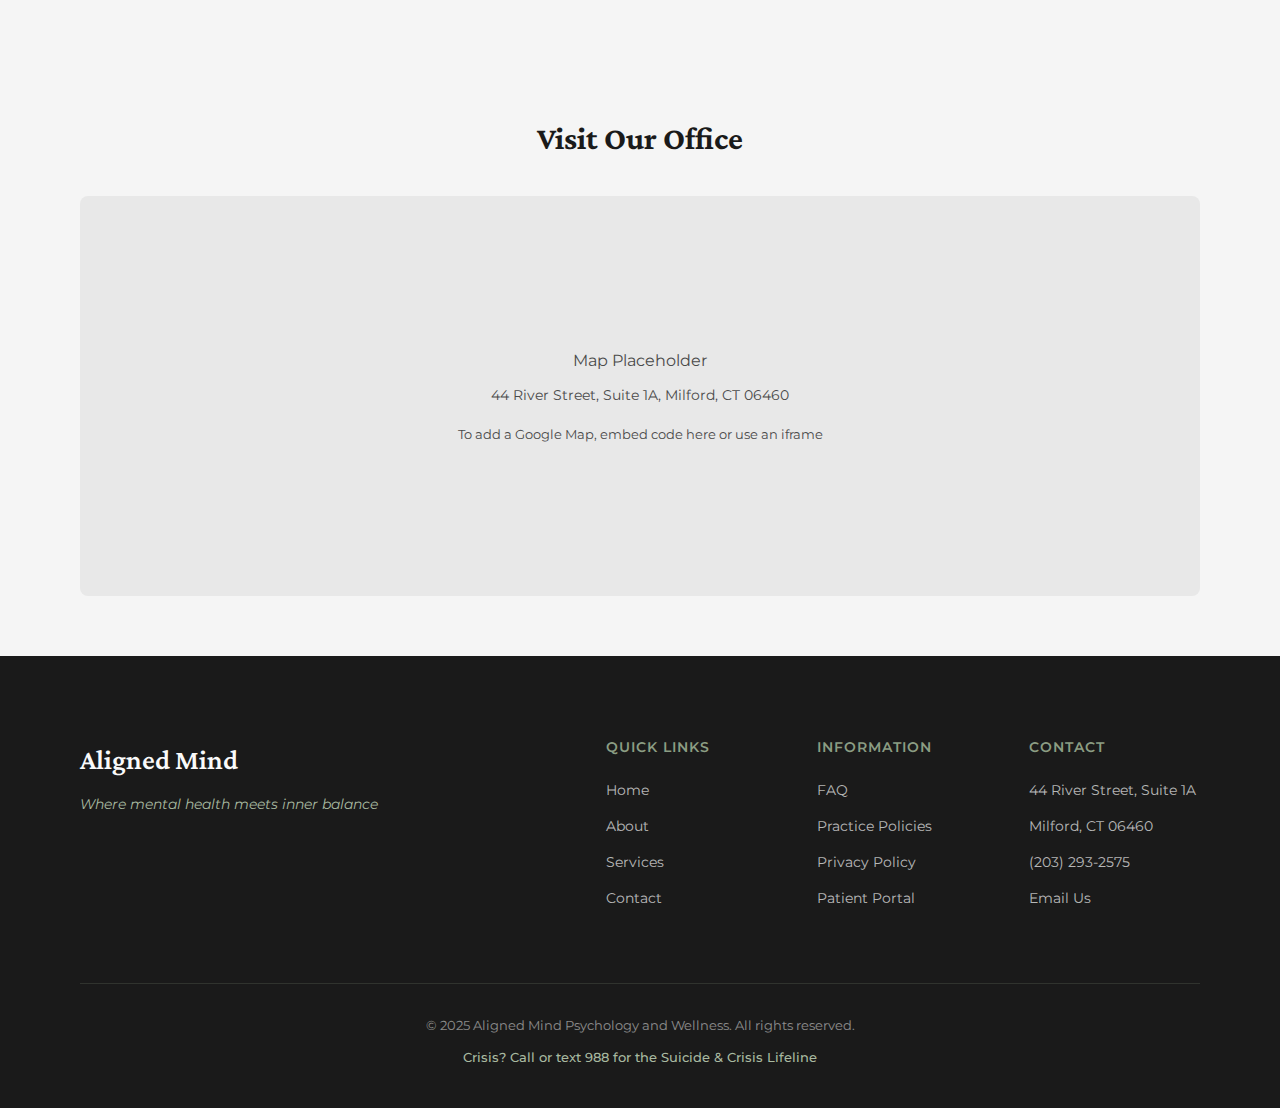
<file: files/contact.html>
<!DOCTYPE html>
<html lang="en">
<head>
    <meta charset="UTF-8">
    <meta name="viewport" content="width=device-width, initial-scale=1.0">
    <title>Contact - Aligned Mind Psychology and Wellness</title>
    <link rel="stylesheet" href="styles.css">
    <link rel="preconnect" href="https://fonts.googleapis.com">
    <link rel="preconnect" href="https://fonts.gstatic.com" crossorigin>
    <link href="https://fonts.googleapis.com/css2?family=Crimson+Pro:wght@300;400;600&family=Montserrat:wght@300;400;500;600&display=swap" rel="stylesheet">
</head>
<body>
    <!-- Navigation -->
    <nav class="navbar">
        <div class="nav-container">
            <a href="index.html" class="logo">
                <span class="logo-main">Aligned Mind</span>
                <span class="logo-sub">Psychology & Wellness</span>
            </a>
            
            <div class="nav-links">
                <a href="index.html" class="nav-link">Home</a>
                <a href="about.html" class="nav-link">About</a>
                <a href="services.html" class="nav-link">Services</a>
                <a href="contact.html" class="nav-link active">Contact</a>
                <a href="faq.html" class="nav-link">FAQ</a>
                <a href="practice-info.html" class="nav-link">Practice Information</a>
                <a href="https://portal.example.com" class="nav-link portal-link" target="_blank">Patient Portal</a>
            </div>
            
            <button class="mobile-menu-toggle" aria-label="Toggle menu">
                <span></span>
                <span></span>
                <span></span>
            </button>
        </div>
    </nav>

    <!-- Page Header -->
    <section class="page-header">
        <div class="container">
            <h1>Get In Touch</h1>
            <p>We're here to answer your questions and help you get started</p>
        </div>
    </section>

    <!-- Contact Section -->
    <section class="contact">
        <div class="container">
            <div class="contact-content">
                <div class="contact-info">
                    <div class="info-item">
                        <h3>Location</h3>
                        <p>44 River Street, Suite 1A<br>Milford, CT 06460</p>
                        <p style="margin-top: 15px; font-size: 14px; color: var(--color-grey);">Free parking available on-site</p>
                    </div>
                    
                    <div class="info-item">
                        <h3>Phone</h3>
                        <p><a href="tel:2032932575">(203) 293-2575</a></p>
                        <p style="margin-top: 10px; font-size: 14px; color: var(--color-grey);">Please leave a message and we'll return your call within 24 hours</p>
                    </div>
                    
                    <div class="info-item">
                        <h3>Email</h3>
                        <p><a href="mailto:ann@alignedmindpsychiatryandwellness.com">ann@alignedmindpsychiatryandwellness.com</a></p>
                    </div>
                    
                    <div class="info-item">
                        <h3>Connect</h3>
                        <p><a href="https://instagram.com/alignedmindpsych" target="_blank">@alignedmindpsych</a> on Instagram</p>
                    </div>
                    
                    <div class="info-item">
                        <h3>Hours</h3>
                        <p>Monday - Friday: 9:00 AM - 6:00 PM<br>
                        Saturday: By appointment<br>
                        Sunday: Closed</p>
                        <p class="hours-note">*Hours may vary. Please call to schedule.</p>
                    </div>
                    
                    <div class="info-item">
                        <h3>Emergency</h3>
                        <p style="color: var(--color-sage-dark); font-weight: 500;">If you are experiencing a mental health emergency, please call 911 or go to your nearest emergency room.</p>
                        <p style="margin-top: 10px;">Crisis support: Call or text <strong>988</strong> for the Suicide & Crisis Lifeline</p>
                    </div>
                </div>
                
                <div class="contact-form-wrapper">
                    <h2 style="font-family: var(--font-serif); margin-bottom: 10px; color: var(--color-dark);">Send Us a Message</h2>
                    <p style="margin-bottom: 30px; color: var(--color-grey);">Fill out the form below and we'll get back to you within 24-48 hours.</p>
                    
                    <form class="contact-form">
                        <div class="form-group">
                            <label for="name">Full Name *</label>
                            <input type="text" id="name" name="name" required>
                        </div>
                        
                        <div class="form-group">
                            <label for="email">Email Address *</label>
                            <input type="email" id="email" name="email" required>
                        </div>
                        
                        <div class="form-group">
                            <label for="phone">Phone Number</label>
                            <input type="tel" id="phone" name="phone">
                        </div>
                        
                        <div class="form-group">
                            <label for="preferred-contact">Preferred Contact Method</label>
                            <select id="preferred-contact" name="preferred-contact">
                                <option value="email">Email</option>
                                <option value="phone">Phone</option>
                                <option value="either">Either</option>
                            </select>
                        </div>
                        
                        <div class="form-group">
                            <label for="message">Message *</label>
                            <textarea id="message" name="message" rows="5" required placeholder="Tell us a bit about what brings you here..."></textarea>
                        </div>
                        
                        <button type="submit" class="btn btn-primary">Send Message</button>
                        
                        <p class="form-note">We respect your privacy. All inquiries are kept confidential. By submitting this form, you consent to us contacting you via your preferred method.</p>
                    </form>
                </div>
            </div>
        </div>
    </section>

    <!-- Map Section (Placeholder) -->
    <section class="map-section">
        <div class="container">
            <h2 style="font-family: var(--font-serif); font-size: 32px; margin-bottom: 30px; text-align: center;">Visit Our Office</h2>
            <div class="map-placeholder">
                <p>Map Placeholder</p>
                <p style="font-size: 14px; margin-top: 10px;">44 River Street, Suite 1A, Milford, CT 06460</p>
                <p style="font-size: 13px; margin-top: 15px; color: var(--color-grey);">To add a Google Map, embed code here or use an iframe</p>
            </div>
        </div>
    </section>

    <!-- Footer -->
    <footer class="footer">
        <div class="container">
            <div class="footer-content">
                <div class="footer-brand">
                    <h3>Aligned Mind</h3>
                    <p class="footer-tagline">Where mental health meets inner balance</p>
                </div>
                
                <div class="footer-links">
                    <div class="footer-column">
                        <h4>Quick Links</h4>
                        <ul>
                            <li><a href="index.html">Home</a></li>
                            <li><a href="about.html">About</a></li>
                            <li><a href="services.html">Services</a></li>
                            <li><a href="contact.html">Contact</a></li>
                        </ul>
                    </div>
                    
                    <div class="footer-column">
                        <h4>Information</h4>
                        <ul>
                            <li><a href="faq.html">FAQ</a></li>
                            <li><a href="practice-info.html">Practice Policies</a></li>
                            <li><a href="practice-info.html">Privacy Policy</a></li>
                            <li><a href="https://portal.example.com" target="_blank">Patient Portal</a></li>
                        </ul>
                    </div>
                    
                    <div class="footer-column">
                        <h4>Contact</h4>
                        <ul>
                            <li>44 River Street, Suite 1A</li>
                            <li>Milford, CT 06460</li>
                            <li><a href="tel:2032932575">(203) 293-2575</a></li>
                            <li><a href="mailto:ann@alignedmindpsychiatryandwellness.com">Email Us</a></li>
                        </ul>
                    </div>
                </div>
            </div>
            
            <div class="footer-bottom">
                <p>&copy; 2025 Aligned Mind Psychology and Wellness. All rights reserved.</p>
                <p class="crisis-line">Crisis? Call or text 988 for the Suicide & Crisis Lifeline</p>
            </div>
        </div>
    </footer>

    <script src="script.js"></script>
</body>
</html>
</file>
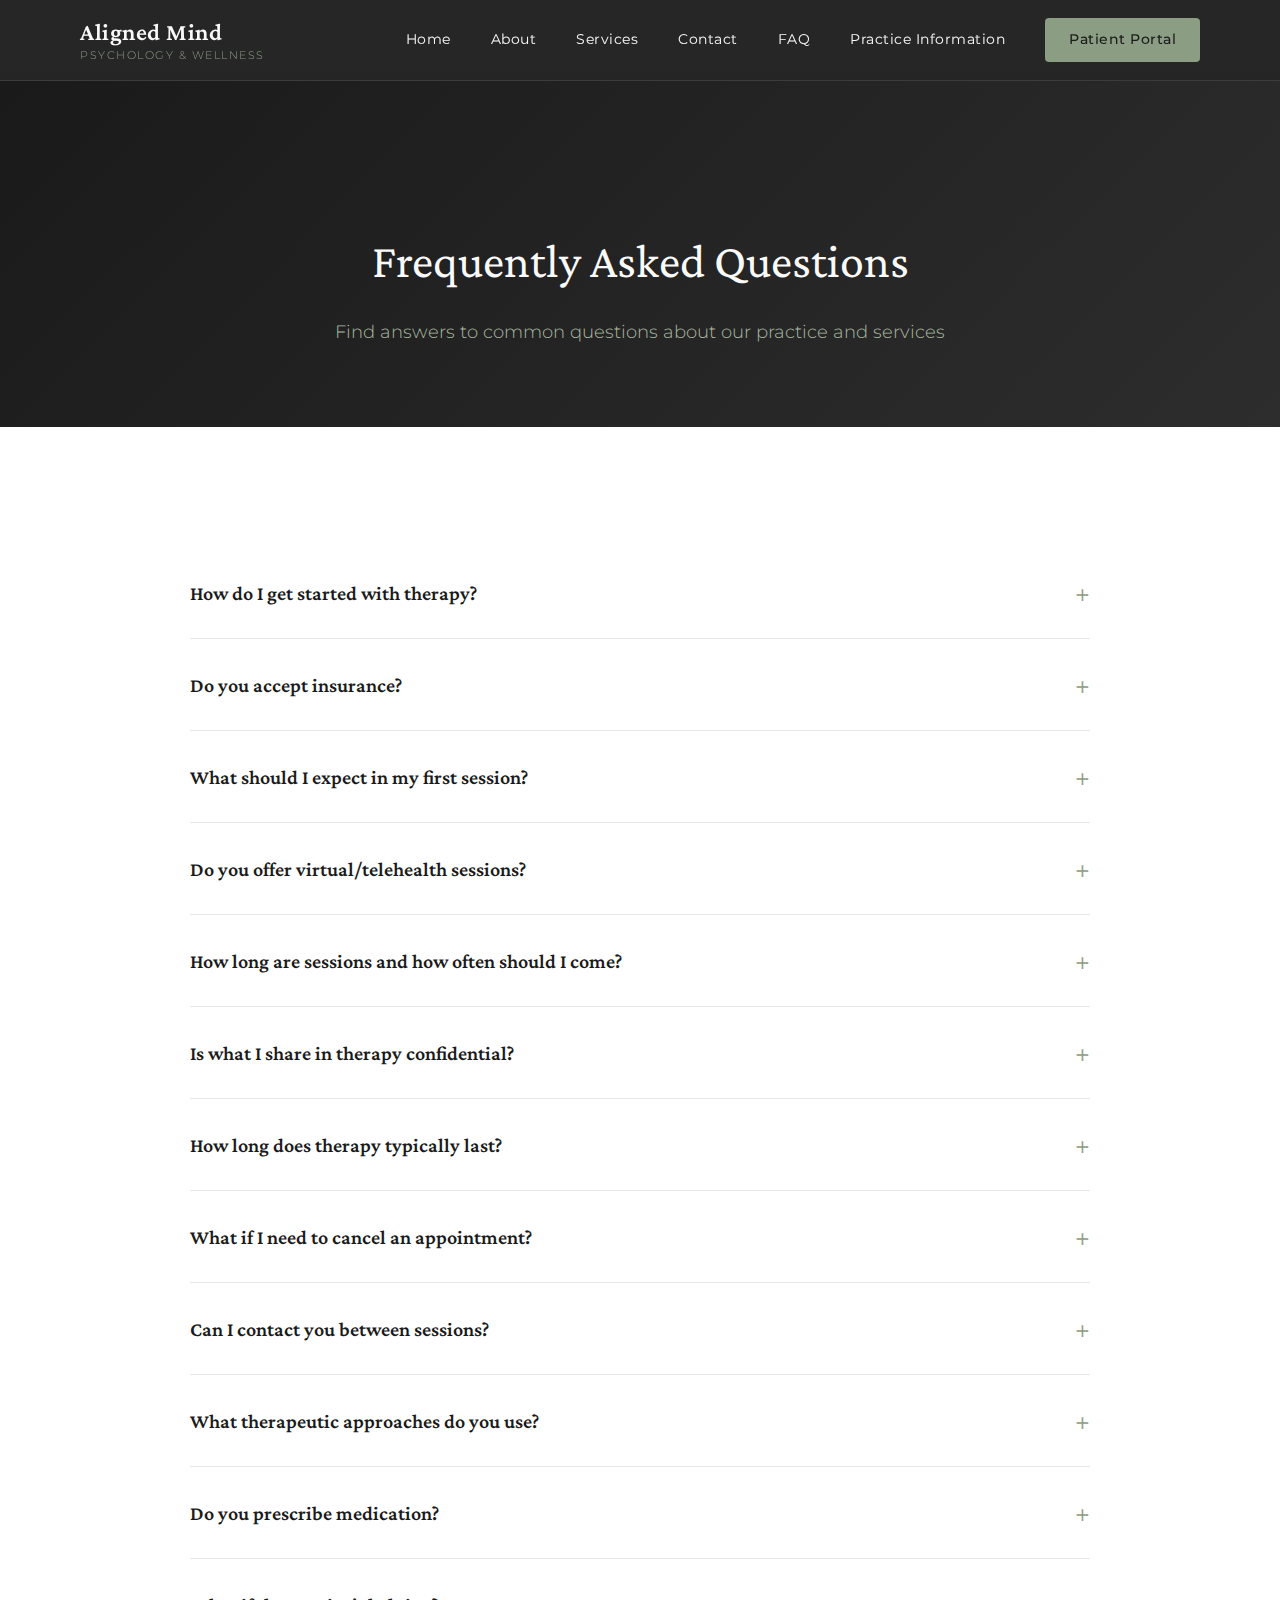
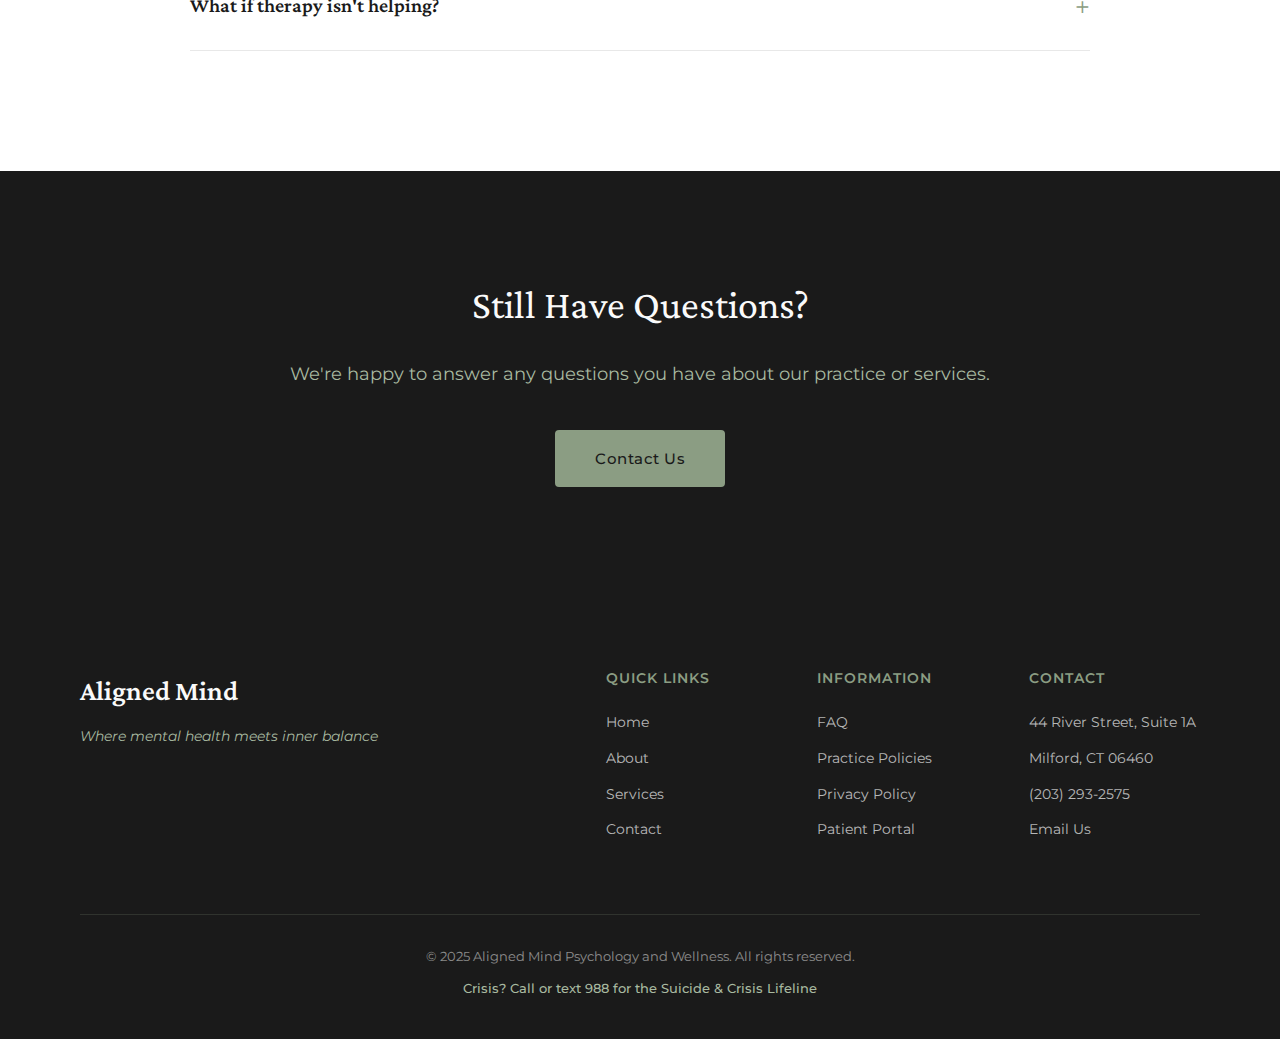
<file: files/faq.html>
<!DOCTYPE html>
<html lang="en">
<head>
    <meta charset="UTF-8">
    <meta name="viewport" content="width=device-width, initial-scale=1.0">
    <title>FAQ - Aligned Mind Psychology and Wellness</title>
    <link rel="stylesheet" href="styles.css">
    <link rel="preconnect" href="https://fonts.googleapis.com">
    <link rel="preconnect" href="https://fonts.gstatic.com" crossorigin>
    <link href="https://fonts.googleapis.com/css2?family=Crimson+Pro:wght@300;400;600&family=Montserrat:wght@300;400;500;600&display=swap" rel="stylesheet">
</head>
<body>
    <!-- Navigation -->
    <nav class="navbar">
        <div class="nav-container">
            <a href="index.html" class="logo">
                <span class="logo-main">Aligned Mind</span>
                <span class="logo-sub">Psychology & Wellness</span>
            </a>
            
            <div class="nav-links">
                <a href="index.html" class="nav-link">Home</a>
                <a href="about.html" class="nav-link">About</a>
                <a href="services.html" class="nav-link">Services</a>
                <a href="contact.html" class="nav-link">Contact</a>
                <a href="faq.html" class="nav-link active">FAQ</a>
                <a href="practice-info.html" class="nav-link">Practice Information</a>
                <a href="https://portal.example.com" class="nav-link portal-link" target="_blank">Patient Portal</a>
            </div>
            
            <button class="mobile-menu-toggle" aria-label="Toggle menu">
                <span></span>
                <span></span>
                <span></span>
            </button>
        </div>
    </nav>

    <!-- Page Header -->
    <section class="page-header">
        <div class="container">
            <h1>Frequently Asked Questions</h1>
            <p>Find answers to common questions about our practice and services</p>
        </div>
    </section>

    <!-- FAQ Section -->
    <section class="faq">
        <div class="container">
            <div class="faq-list">
                <div class="faq-item">
                    <button class="faq-question">
                        <span>How do I get started with therapy?</span>
                        <span class="faq-toggle">+</span>
                    </button>
                    <div class="faq-answer">
                        <p>Getting started is simple. Contact us by phone, email, or through our contact form to schedule an initial consultation. During this first session, we'll discuss your concerns, goals, and determine if we're a good fit for your therapeutic needs. We'll also go over practical details like scheduling, fees, and what to expect from therapy.</p>
                    </div>
                </div>
                
                <div class="faq-item">
                    <button class="faq-question">
                        <span>Do you accept insurance?</span>
                        <span class="faq-toggle">+</span>
                    </button>
                    <div class="faq-answer">
                        <p>We accept most major insurance plans. Please contact our office to verify your specific coverage. We can also provide superbills for out-of-network reimbursement if your plan allows. For self-pay clients, we offer competitive rates and have limited sliding scale spots available for those experiencing financial hardship.</p>
                    </div>
                </div>
                
                <div class="faq-item">
                    <button class="faq-question">
                        <span>What should I expect in my first session?</span>
                        <span class="faq-toggle">+</span>
                    </button>
                    <div class="faq-answer">
                        <p>Your first session is an opportunity for us to get to know each other. We'll discuss your background, current challenges, what brings you to therapy, and what you hope to achieve. This is also your chance to ask questions and determine if our approach feels right for you. The initial session is collaborative and designed to help us create a personalized treatment plan together.</p>
                    </div>
                </div>
                
                <div class="faq-item">
                    <button class="faq-question">
                        <span>Do you offer virtual/telehealth sessions?</span>
                        <span class="faq-toggle">+</span>
                    </button>
                    <div class="faq-answer">
                        <p>Yes, we offer secure, HIPAA-compliant telehealth sessions for your convenience. Many clients find virtual sessions just as effective as in-person appointments, with the added benefit of flexibility and comfort. You can attend therapy from your home, office, or any private location with a stable internet connection.</p>
                    </div>
                </div>
                
                <div class="faq-item">
                    <button class="faq-question">
                        <span>How long are sessions and how often should I come?</span>
                        <span class="faq-toggle">+</span>
                    </button>
                    <div class="faq-answer">
                        <p>Standard therapy sessions are 50 minutes. Initially, weekly sessions are recommended to build momentum in your treatment and establish a strong therapeutic relationship. As you progress, we may adjust the frequency based on your needs and goals. Some clients transition to biweekly or monthly sessions over time.</p>
                    </div>
                </div>
                
                <div class="faq-item">
                    <button class="faq-question">
                        <span>Is what I share in therapy confidential?</span>
                        <span class="faq-toggle">+</span>
                    </button>
                    <div class="faq-answer">
                        <p>Yes, confidentiality is a cornerstone of therapy and protected by law and professional ethics. There are rare exceptions, such as if there is imminent danger to yourself or others, suspected child or elder abuse, or if required by a court order. We'll discuss confidentiality in detail during your first session so you understand your rights and the limits of privacy.</p>
                    </div>
                </div>
                
                <div class="faq-item">
                    <button class="faq-question">
                        <span>How long does therapy typically last?</span>
                        <span class="faq-toggle">+</span>
                    </button>
                    <div class="faq-answer">
                        <p>The length of therapy varies greatly depending on your individual needs, goals, and circumstances. Some people benefit from short-term therapy (8-12 sessions) focused on specific issues, while others engage in longer-term therapy to address more complex concerns or achieve deeper personal growth. We'll regularly review your progress together and adjust the treatment plan as needed.</p>
                    </div>
                </div>
                
                <div class="faq-item">
                    <button class="faq-question">
                        <span>What if I need to cancel an appointment?</span>
                        <span class="faq-toggle">+</span>
                    </button>
                    <div class="faq-answer">
                        <p>We require at least 24 hours notice for cancellations or rescheduling. This allows us to offer your time slot to another client in need. Late cancellations (less than 24 hours notice) or no-shows may be subject to a fee equal to the full session rate, which cannot be billed to insurance. We understand that emergencies happen and will work with you on a case-by-case basis.</p>
                    </div>
                </div>
                
                <div class="faq-item">
                    <button class="faq-question">
                        <span>Can I contact you between sessions?</span>
                        <span class="faq-toggle">+</span>
                    </button>
                    <div class="faq-answer">
                        <p>For non-urgent matters, you can contact us by phone or email, and we will respond within 24-48 business hours. Brief check-ins or scheduling questions are welcome. However, therapy is most effective when substantive work happens during scheduled sessions. In case of a mental health emergency, please call 911, go to your nearest emergency room, or call the 988 Suicide & Crisis Lifeline.</p>
                    </div>
                </div>
                
                <div class="faq-item">
                    <button class="faq-question">
                        <span>What therapeutic approaches do you use?</span>
                        <span class="faq-toggle">+</span>
                    </button>
                    <div class="faq-answer">
                        <p>We use evidence-based approaches tailored to your specific needs, including Cognitive Behavioral Therapy (CBT), mindfulness-based interventions, trauma-focused therapy, EMDR, and solution-focused techniques. Rather than adhering to a single method, we draw from various approaches to create a personalized treatment plan that works best for you.</p>
                    </div>
                </div>
                
                <div class="faq-item">
                    <button class="faq-question">
                        <span>Do you prescribe medication?</span>
                        <span class="faq-toggle">+</span>
                    </button>
                    <div class="faq-answer">
                        <p>We provide therapy and counseling services. If medication may be beneficial for your treatment, we can provide referrals to trusted psychiatrists or psychiatric nurse practitioners who can evaluate your needs and prescribe medication if appropriate. We believe in a collaborative approach and can coordinate care with other providers when helpful.</p>
                    </div>
                </div>
                
                <div class="faq-item">
                    <button class="faq-question">
                        <span>What if therapy isn't helping?</span>
                        <span class="faq-toggle">+</span>
                    </button>
                    <div class="faq-answer">
                        <p>We encourage open communication about your therapy experience. If you feel therapy isn't helping, please let us know so we can discuss your concerns and adjust our approach. Sometimes progress is subtle, and other times we may need to try different techniques. If we determine that a different type of therapy or provider would better serve your needs, we'll help you find appropriate referrals.</p>
                    </div>
                </div>
            </div>
        </div>
    </section>

    <!-- Still Have Questions Section -->
    <section class="cta-section">
        <div class="container">
            <div class="cta-content">
                <h2>Still Have Questions?</h2>
                <p>We're happy to answer any questions you have about our practice or services.</p>
                <a href="contact.html" class="btn btn-primary">Contact Us</a>
            </div>
        </div>
    </section>

    <!-- Footer -->
    <footer class="footer">
        <div class="container">
            <div class="footer-content">
                <div class="footer-brand">
                    <h3>Aligned Mind</h3>
                    <p class="footer-tagline">Where mental health meets inner balance</p>
                </div>
                
                <div class="footer-links">
                    <div class="footer-column">
                        <h4>Quick Links</h4>
                        <ul>
                            <li><a href="index.html">Home</a></li>
                            <li><a href="about.html">About</a></li>
                            <li><a href="services.html">Services</a></li>
                            <li><a href="contact.html">Contact</a></li>
                        </ul>
                    </div>
                    
                    <div class="footer-column">
                        <h4>Information</h4>
                        <ul>
                            <li><a href="faq.html">FAQ</a></li>
                            <li><a href="practice-info.html">Practice Policies</a></li>
                            <li><a href="practice-info.html">Privacy Policy</a></li>
                            <li><a href="https://portal.example.com" target="_blank">Patient Portal</a></li>
                        </ul>
                    </div>
                    
                    <div class="footer-column">
                        <h4>Contact</h4>
                        <ul>
                            <li>44 River Street, Suite 1A</li>
                            <li>Milford, CT 06460</li>
                            <li><a href="tel:2032932575">(203) 293-2575</a></li>
                            <li><a href="mailto:ann@alignedmindpsychiatryandwellness.com">Email Us</a></li>
                        </ul>
                    </div>
                </div>
            </div>
            
            <div class="footer-bottom">
                <p>&copy; 2025 Aligned Mind Psychology and Wellness. All rights reserved.</p>
                <p class="crisis-line">Crisis? Call or text 988 for the Suicide & Crisis Lifeline</p>
            </div>
        </div>
    </footer>

    <script src="script.js"></script>
</body>
</html>
</file>
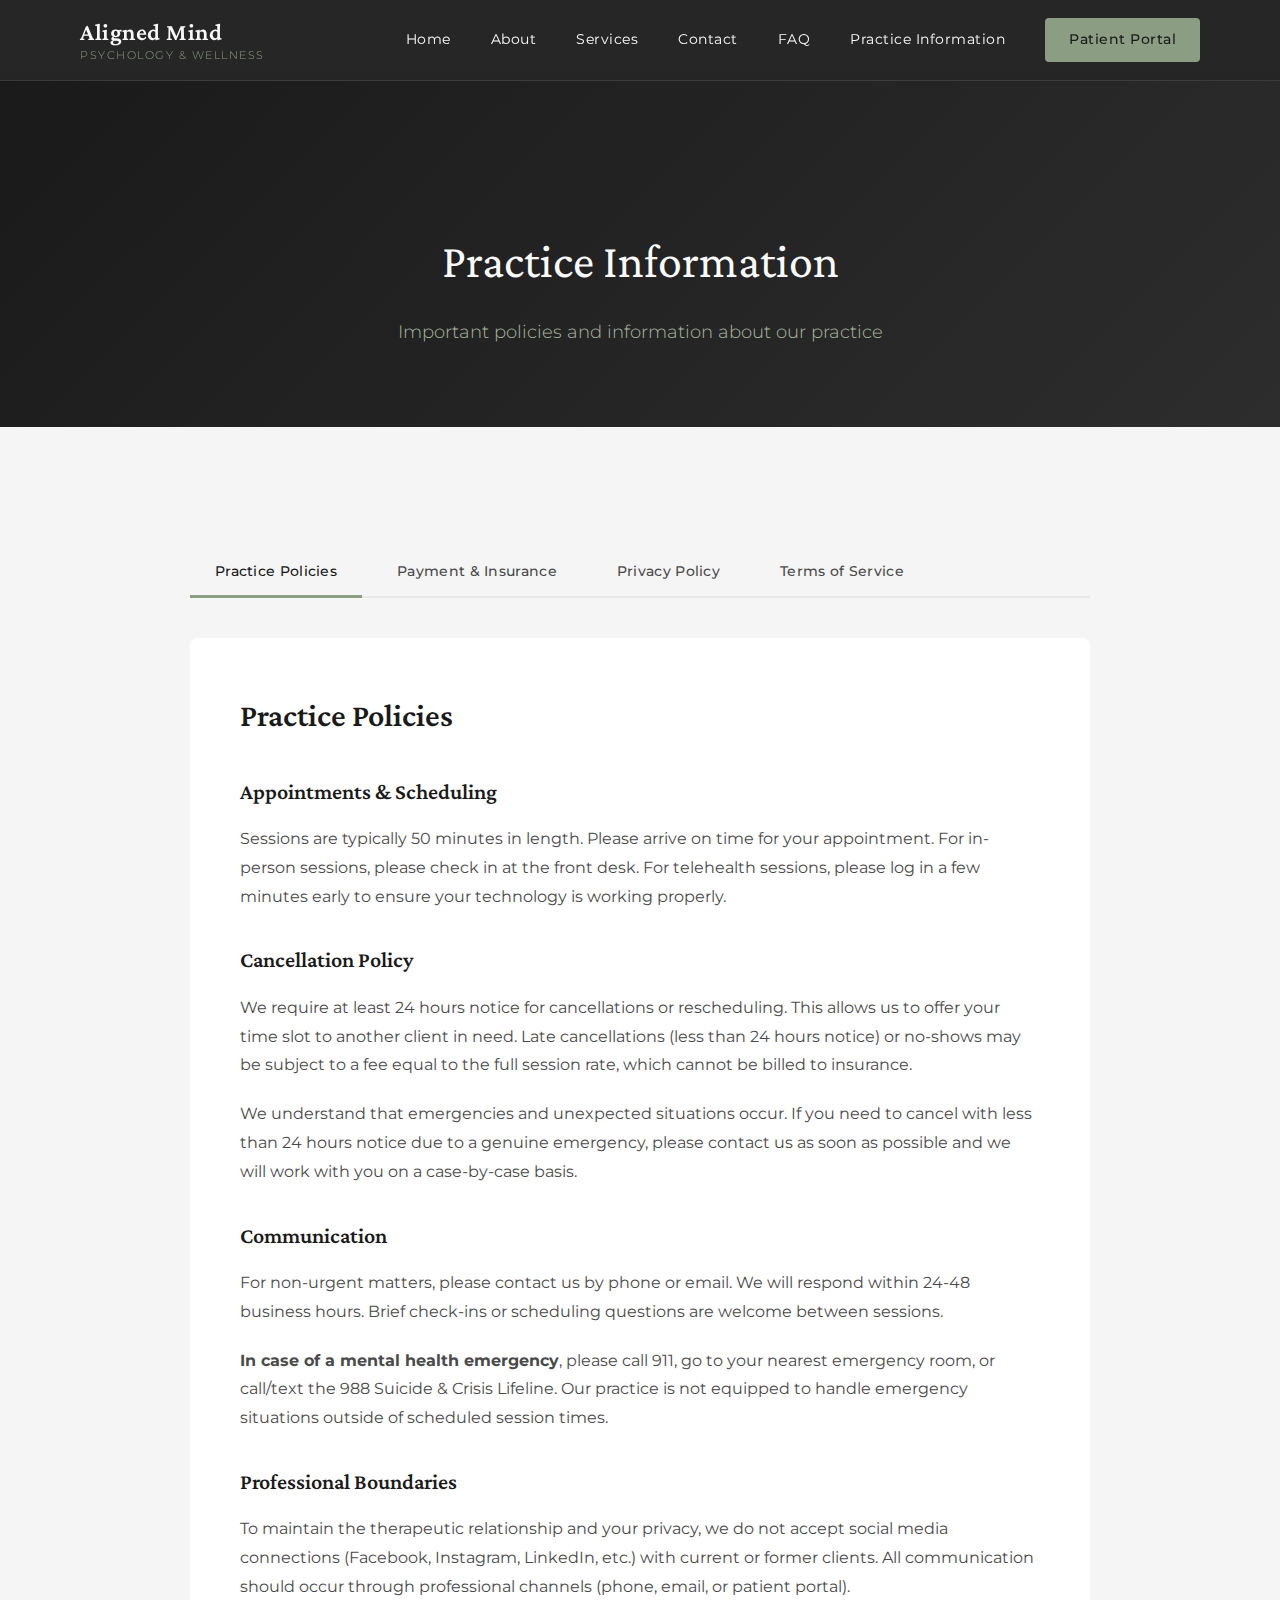
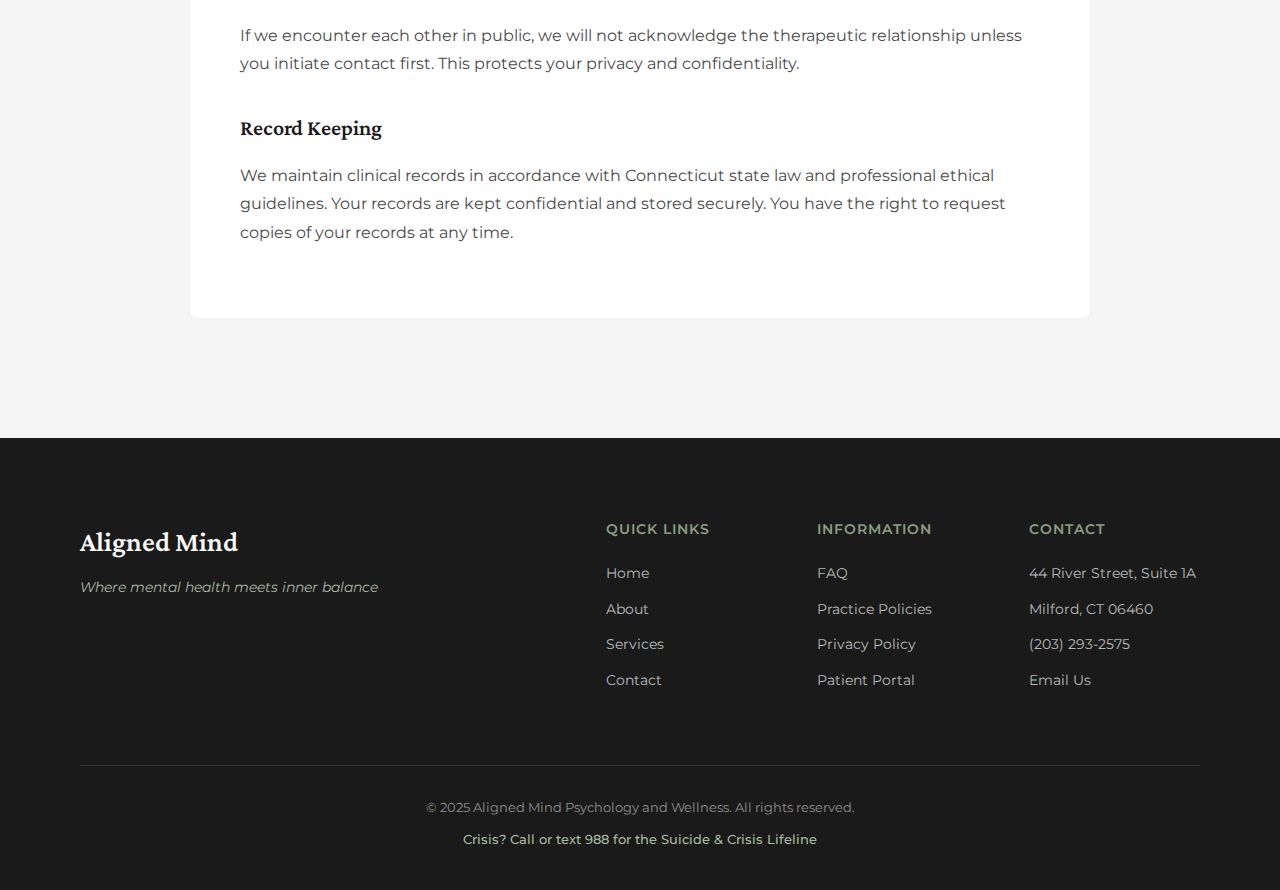
<file: files/practice-info.html>
<!DOCTYPE html>
<html lang="en">
<head>
    <meta charset="UTF-8">
    <meta name="viewport" content="width=device-width, initial-scale=1.0">
    <title>Practice Information - Aligned Mind Psychology and Wellness</title>
    <link rel="stylesheet" href="styles.css">
    <link rel="preconnect" href="https://fonts.googleapis.com">
    <link rel="preconnect" href="https://fonts.gstatic.com" crossorigin>
    <link href="https://fonts.googleapis.com/css2?family=Crimson+Pro:wght@300;400;600&family=Montserrat:wght@300;400;500;600&display=swap" rel="stylesheet">
</head>
<body>
    <!-- Navigation -->
    <nav class="navbar">
        <div class="nav-container">
            <a href="index.html" class="logo">
                <span class="logo-main">Aligned Mind</span>
                <span class="logo-sub">Psychology & Wellness</span>
            </a>
            
            <div class="nav-links">
                <a href="index.html" class="nav-link">Home</a>
                <a href="about.html" class="nav-link">About</a>
                <a href="services.html" class="nav-link">Services</a>
                <a href="contact.html" class="nav-link">Contact</a>
                <a href="faq.html" class="nav-link">FAQ</a>
                <a href="practice-info.html" class="nav-link active">Practice Information</a>
                <a href="https://portal.example.com" class="nav-link portal-link" target="_blank">Patient Portal</a>
            </div>
            
            <button class="mobile-menu-toggle" aria-label="Toggle menu">
                <span></span>
                <span></span>
                <span></span>
            </button>
        </div>
    </nav>

    <!-- Page Header -->
    <section class="page-header">
        <div class="container">
            <h1>Practice Information</h1>
            <p>Important policies and information about our practice</p>
        </div>
    </section>

    <!-- Practice Information Section -->
    <section class="practice-info">
        <div class="container">
            <div class="info-tabs">
                <div class="tab-buttons">
                    <button class="tab-button active" data-tab="policies">Practice Policies</button>
                    <button class="tab-button" data-tab="payment">Payment & Insurance</button>
                    <button class="tab-button" data-tab="privacy">Privacy Policy</button>
                    <button class="tab-button" data-tab="terms">Terms of Service</button>
                </div>
                
                <div class="tab-content active" id="policies">
                    <h3>Practice Policies</h3>
                    
                    <h4>Appointments & Scheduling</h4>
                    <p>Sessions are typically 50 minutes in length. Please arrive on time for your appointment. For in-person sessions, please check in at the front desk. For telehealth sessions, please log in a few minutes early to ensure your technology is working properly.</p>
                    
                    <h4>Cancellation Policy</h4>
                    <p>We require at least 24 hours notice for cancellations or rescheduling. This allows us to offer your time slot to another client in need. Late cancellations (less than 24 hours notice) or no-shows may be subject to a fee equal to the full session rate, which cannot be billed to insurance.</p>
                    
                    <p>We understand that emergencies and unexpected situations occur. If you need to cancel with less than 24 hours notice due to a genuine emergency, please contact us as soon as possible and we will work with you on a case-by-case basis.</p>
                    
                    <h4>Communication</h4>
                    <p>For non-urgent matters, please contact us by phone or email. We will respond within 24-48 business hours. Brief check-ins or scheduling questions are welcome between sessions.</p>
                    
                    <p><strong>In case of a mental health emergency</strong>, please call 911, go to your nearest emergency room, or call/text the 988 Suicide & Crisis Lifeline. Our practice is not equipped to handle emergency situations outside of scheduled session times.</p>
                    
                    <h4>Professional Boundaries</h4>
                    <p>To maintain the therapeutic relationship and your privacy, we do not accept social media connections (Facebook, Instagram, LinkedIn, etc.) with current or former clients. All communication should occur through professional channels (phone, email, or patient portal).</p>
                    
                    <p>If we encounter each other in public, we will not acknowledge the therapeutic relationship unless you initiate contact first. This protects your privacy and confidentiality.</p>
                    
                    <h4>Record Keeping</h4>
                    <p>We maintain clinical records in accordance with Connecticut state law and professional ethical guidelines. Your records are kept confidential and stored securely. You have the right to request copies of your records at any time.</p>
                </div>
                
                <div class="tab-content" id="payment">
                    <h3>Payment & Insurance</h3>
                    
                    <h4>Insurance</h4>
                    <p>We are in-network with most major insurance providers. Please contact our office to verify your specific coverage. We will bill your insurance directly as a courtesy to you.</p>
                    
                    <p>Please be aware that your insurance company may require a mental health diagnosis for coverage, and they may request information about your treatment. We are required to provide this information to your insurance company in order to receive payment.</p>
                    
                    <h4>Insurance Verification</h4>
                    <p>Before your first appointment, we recommend contacting your insurance company to verify your mental health benefits. Questions to ask include:</p>
                    <ul>
                        <li>Do I have mental health benefits?</li>
                        <li>What is my deductible and has it been met?</li>
                        <li>What is my co-pay or coinsurance for outpatient mental health services?</li>
                        <li>How many sessions per year are covered?</li>
                        <li>Do I need a referral or prior authorization?</li>
                    </ul>
                    
                    <h4>Self-Pay Rates</h4>
                    <p>For those without insurance or who prefer to self-pay, we offer competitive rates. Please contact our office for current fee information. Payment is due at the time of service unless other arrangements have been made in advance.</p>
                    
                    <h4>Payment Methods</h4>
                    <p>We accept cash, check, and major credit cards (Visa, Mastercard, American Express, Discover). Payment is due at the time of service unless other arrangements have been made in advance.</p>
                    
                    <h4>Superbills</h4>
                    <p>For out-of-network insurance plans, we can provide detailed superbills that you can submit to your insurance company for potential reimbursement. Superbills include all necessary information for insurance claims, including diagnosis codes and service dates.</p>
                    
                    <h4>Sliding Scale</h4>
                    <p>We have limited sliding scale spots available for those experiencing financial hardship. Please inquire about availability during your initial consultation. Sliding scale rates are determined based on income and are offered on a case-by-case basis.</p>
                    
                    <h4>Fees for Additional Services</h4>
                    <p>Additional fees may apply for services such as:</p>
                    <ul>
                        <li>Letters or documentation for school, work, or legal purposes</li>
                        <li>Phone consultations exceeding 10 minutes</li>
                        <li>Late cancellations or no-shows</li>
                        <li>Record copying fees</li>
                    </ul>
                </div>
                
                <div class="tab-content" id="privacy">
                    <h3>Privacy Policy (HIPAA Notice)</h3>
                    
                    <h4>Your Health Information Rights</h4>
                    <p>Your health information is protected under the Health Insurance Portability and Accountability Act (HIPAA). You have the right to:</p>
                    <ul>
                        <li>Receive a copy of your health records</li>
                        <li>Request corrections to your health records</li>
                        <li>Receive a notice of how your information may be used and shared</li>
                        <li>Decide if you want to give permission before we use or share your information for certain purposes</li>
                        <li>Request that we communicate with you in a specific way or at a specific location</li>
                        <li>Request restrictions on certain uses and disclosures</li>
                        <li>Receive an accounting of disclosures of your health information</li>
                    </ul>
                    
                    <h4>How We Use Your Information</h4>
                    <p>We use and disclose your health information to:</p>
                    <ul>
                        <li><strong>Provide treatment:</strong> We use your information to provide, coordinate, and manage your mental health care and services.</li>
                        <li><strong>Process payment:</strong> We use and share your information to bill and receive payment from you, your insurance company, or a third party.</li>
                        <li><strong>Conduct normal healthcare operations:</strong> We may use and disclose your information for practice management, quality improvement, and training purposes.</li>
                    </ul>
                    
                    <h4>When We May Share Your Information Without Your Authorization</h4>
                    <p>We may share your information without your written permission in limited circumstances, including:</p>
                    <ul>
                        <li>When required by law (such as reporting child abuse or elder abuse)</li>
                        <li>To prevent serious harm to you or others if there is imminent danger</li>
                        <li>For public health and safety purposes</li>
                        <li>In response to a court order or subpoena (though we will make reasonable efforts to notify you first)</li>
                        <li>For workers' compensation claims</li>
                        <li>To military authorities if you are a member of the armed forces</li>
                    </ul>
                    
                    <h4>Your Choices</h4>
                    <p>You can ask us not to share certain health information for treatment, payment, or administrative purposes. We will honor your request when possible, but we are not required to agree to your request in all cases.</p>
                    
                    <h4>Data Security</h4>
                    <p>We take the security of your health information seriously. We maintain physical, electronic, and procedural safeguards to protect your information. All electronic communications and records are encrypted and stored securely.</p>
                    
                    <h4>Telehealth Privacy</h4>
                    <p>For telehealth sessions, we use a secure, HIPAA-compliant video platform. Please ensure you are in a private location during your session to protect your own confidentiality.</p>
                    
                    <p class="policy-note">This is a brief summary. A complete Notice of Privacy Practices will be provided at your first appointment and is available upon request.</p>
                </div>
                
                <div class="tab-content" id="terms">
                    <h3>Terms of Service</h3>
                    
                    <h4>Therapeutic Relationship</h4>
                    <p>By engaging in therapy services with Aligned Mind Psychology and Wellness, you agree to participate actively in your treatment and to communicate openly about your experiences, concerns, and progress. Therapy is most effective when both parties work collaboratively.</p>
                    
                    <h4>Scope of Services</h4>
                    <p>Our services are designed to support mental health and wellness through psychotherapy and counseling. Therapy is not a substitute for medical treatment, and we may recommend additional services or referrals when appropriate, such as:</p>
                    <ul>
                        <li>Psychiatric evaluation for medication management</li>
                        <li>Medical evaluation for physical health concerns</li>
                        <li>Specialized treatment for substance abuse</li>
                        <li>Higher levels of care if needed (intensive outpatient, partial hospitalization, or inpatient treatment)</li>
                    </ul>
                    
                    <h4>Limitations and Risks</h4>
                    <p>While we strive to provide the highest quality care, we cannot guarantee specific outcomes from therapy. Progress depends on many factors, including your active participation, life circumstances, and other factors outside of therapy.</p>
                    
                    <p>Therapy can sometimes bring up uncomfortable emotions or memories. This is a normal part of the therapeutic process, but it's important to communicate with your therapist about your experience.</p>
                    
                    <h4>Client Responsibilities</h4>
                    <p>As a client, you are responsible for:</p>
                    <ul>
                        <li>Attending scheduled appointments or providing adequate notice for cancellations</li>
                        <li>Paying for services as agreed</li>
                        <li>Communicating openly and honestly during sessions</li>
                        <li>Informing your therapist of any changes in your circumstances that may affect treatment</li>
                        <li>Following through with any agreed-upon homework or outside activities</li>
                        <li>Contacting emergency services if you are in crisis outside of session times</li>
                    </ul>
                    
                    <h4>Termination</h4>
                    <p>Either party may terminate the therapeutic relationship at any time. We encourage you to discuss any concerns about therapy before making a decision to terminate.</p>
                    
                    <p>If you choose to end therapy, we recommend scheduling a final session to review progress, discuss next steps, and ensure continuity of care. We will provide appropriate referrals if requested.</p>
                    
                    <p>We may terminate the therapeutic relationship if:</p>
                    <ul>
                        <li>Your needs are outside our scope of practice or expertise</li>
                        <li>There is a conflict of interest</li>
                        <li>Payment arrangements are not honored</li>
                        <li>You miss multiple appointments without communication</li>
                        <li>The therapeutic relationship is no longer beneficial</li>
                    </ul>
                    
                    <p>In the event of termination, you are responsible for any outstanding balances, and we will provide referrals to other providers when appropriate.</p>
                    
                    <h4>Record Keeping and Retention</h4>
                    <p>We maintain clinical records in accordance with Connecticut state law and professional ethical guidelines. Records are kept for a minimum of seven years from the last date of service (or longer if required by law). After the retention period, records are destroyed in a secure manner.</p>
                    
                    <h4>Website & Technology Use</h4>
                    <p>Our website and patient portal use industry-standard security measures to protect your information. However, no electronic communication is completely secure. By using our digital services, you acknowledge and accept these inherent risks.</p>
                    
                    <p>When using telehealth services, you are responsible for ensuring you have a stable internet connection and are in a private, confidential location.</p>
                    
                    <h4>Agreement to Terms</h4>
                    <p class="policy-note">These terms are effective as of your first appointment and remain in effect throughout our therapeutic relationship. By attending your first session, you acknowledge that you have received, read, and agree to these terms of service.</p>
                </div>
            </div>
        </div>
    </section>

    <!-- Footer -->
    <footer class="footer">
        <div class="container">
            <div class="footer-content">
                <div class="footer-brand">
                    <h3>Aligned Mind</h3>
                    <p class="footer-tagline">Where mental health meets inner balance</p>
                </div>
                
                <div class="footer-links">
                    <div class="footer-column">
                        <h4>Quick Links</h4>
                        <ul>
                            <li><a href="index.html">Home</a></li>
                            <li><a href="about.html">About</a></li>
                            <li><a href="services.html">Services</a></li>
                            <li><a href="contact.html">Contact</a></li>
                        </ul>
                    </div>
                    
                    <div class="footer-column">
                        <h4>Information</h4>
                        <ul>
                            <li><a href="faq.html">FAQ</a></li>
                            <li><a href="practice-info.html">Practice Policies</a></li>
                            <li><a href="practice-info.html">Privacy Policy</a></li>
                            <li><a href="https://portal.example.com" target="_blank">Patient Portal</a></li>
                        </ul>
                    </div>
                    
                    <div class="footer-column">
                        <h4>Contact</h4>
                        <ul>
                            <li>44 River Street, Suite 1A</li>
                            <li>Milford, CT 06460</li>
                            <li><a href="tel:2032932575">(203) 293-2575</a></li>
                            <li><a href="mailto:ann@alignedmindpsychiatryandwellness.com">Email Us</a></li>
                        </ul>
                    </div>
                </div>
            </div>
            
            <div class="footer-bottom">
                <p>&copy; 2025 Aligned Mind Psychology and Wellness. All rights reserved.</p>
                <p class="crisis-line">Crisis? Call or text 988 for the Suicide & Crisis Lifeline</p>
            </div>
        </div>
    </footer>

    <script src="script.js"></script>
</body>
</html>
</file>
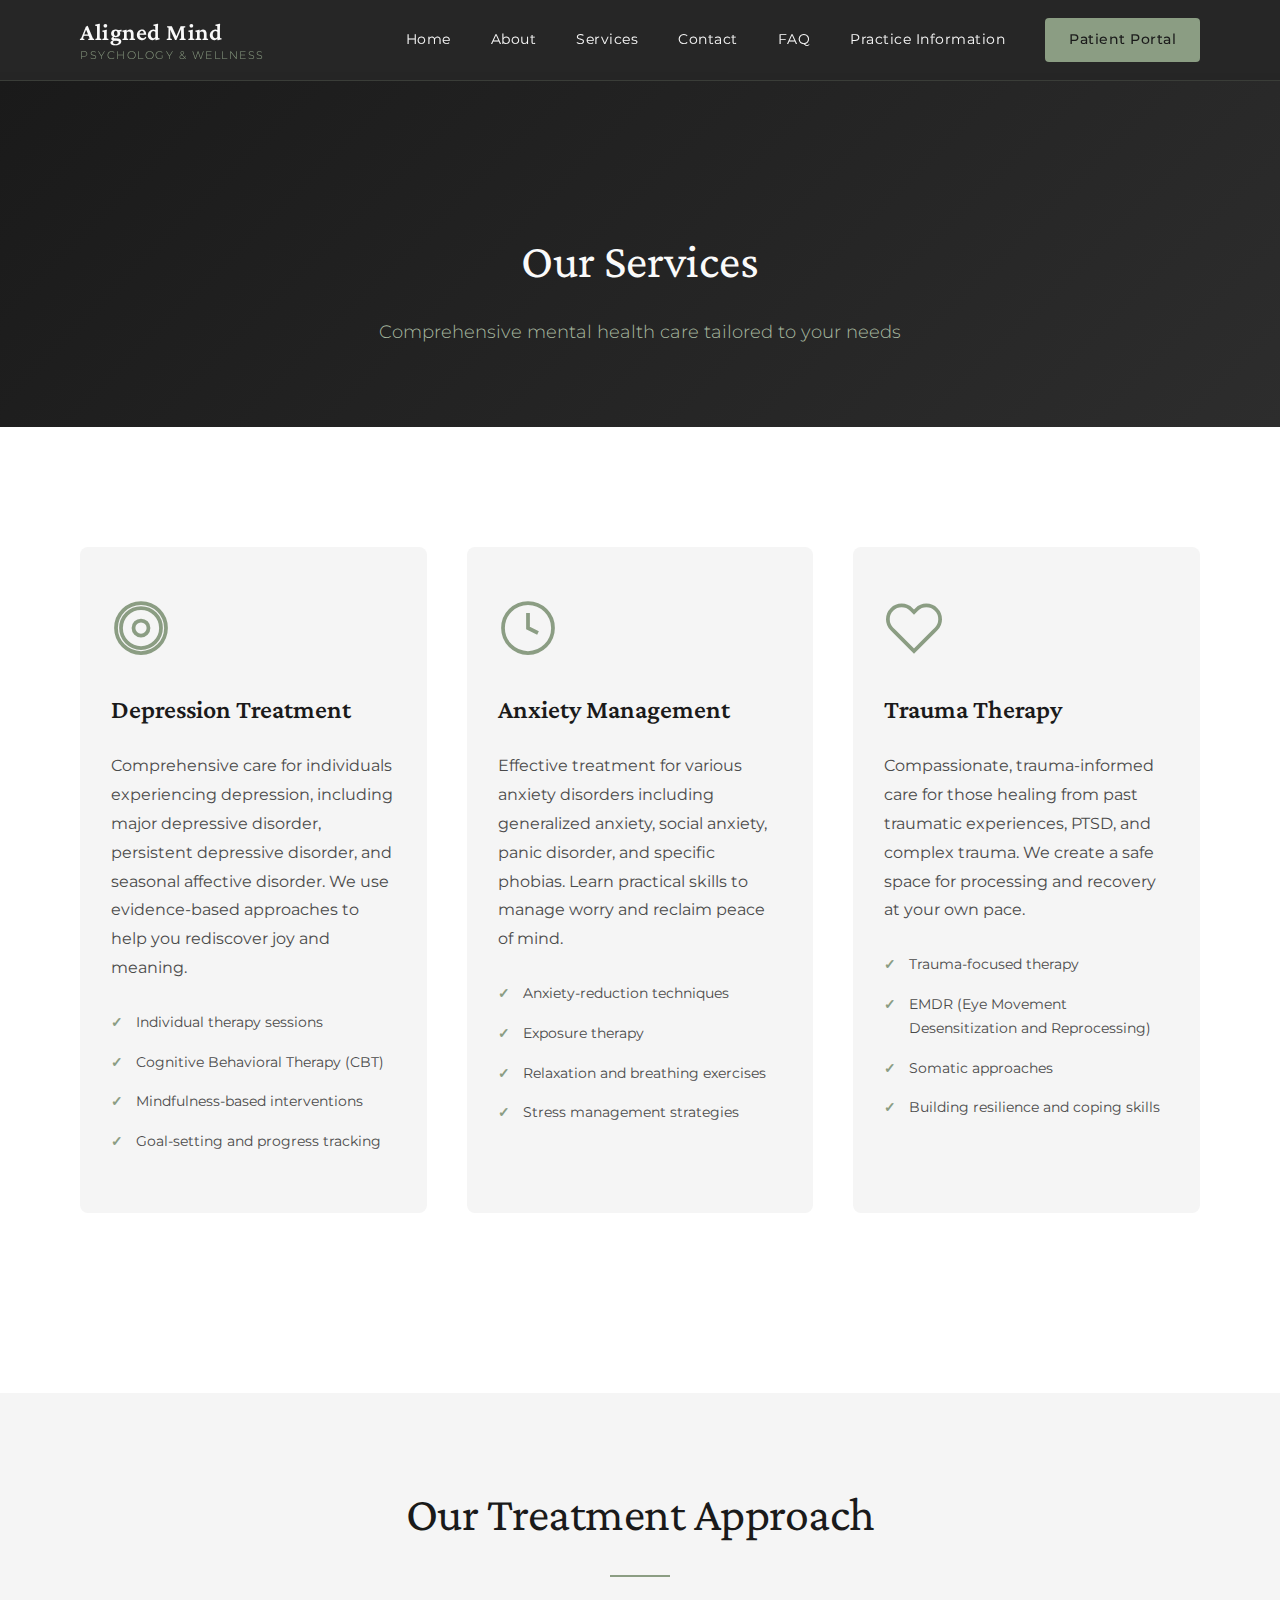
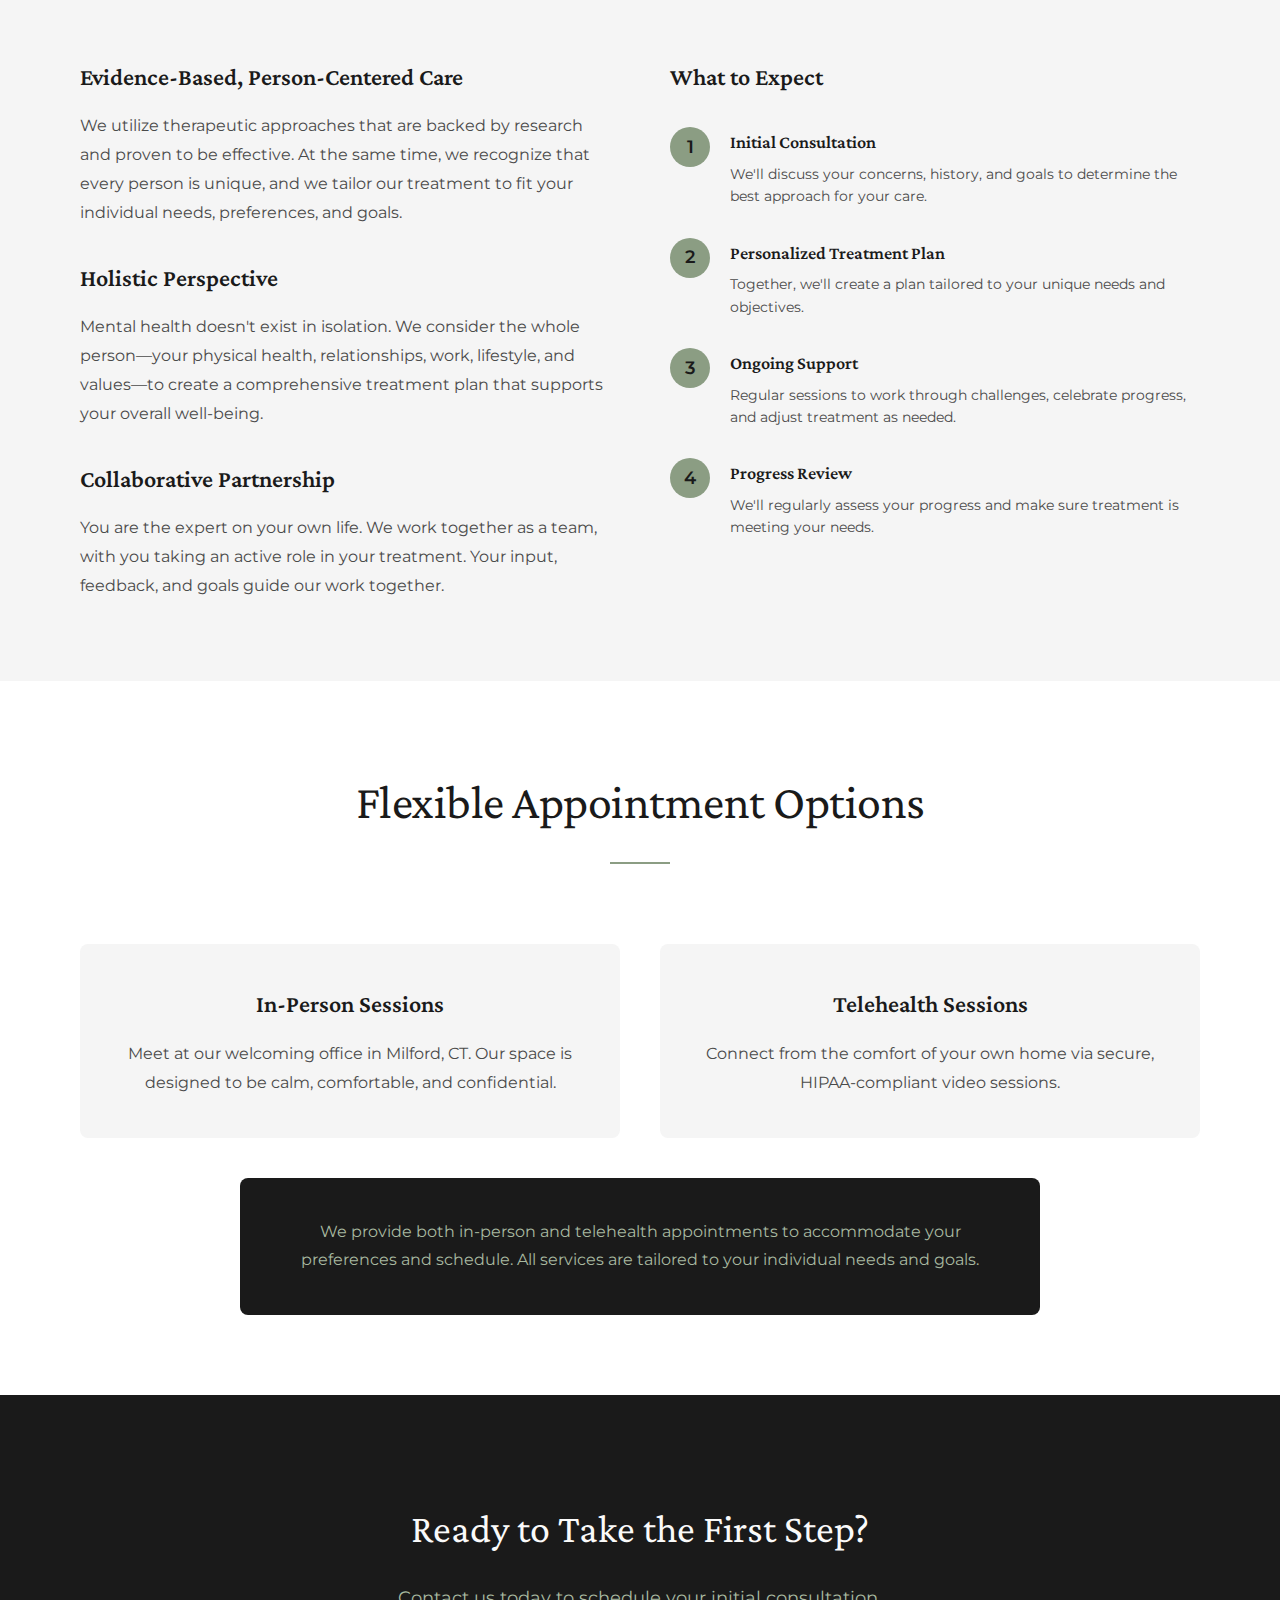
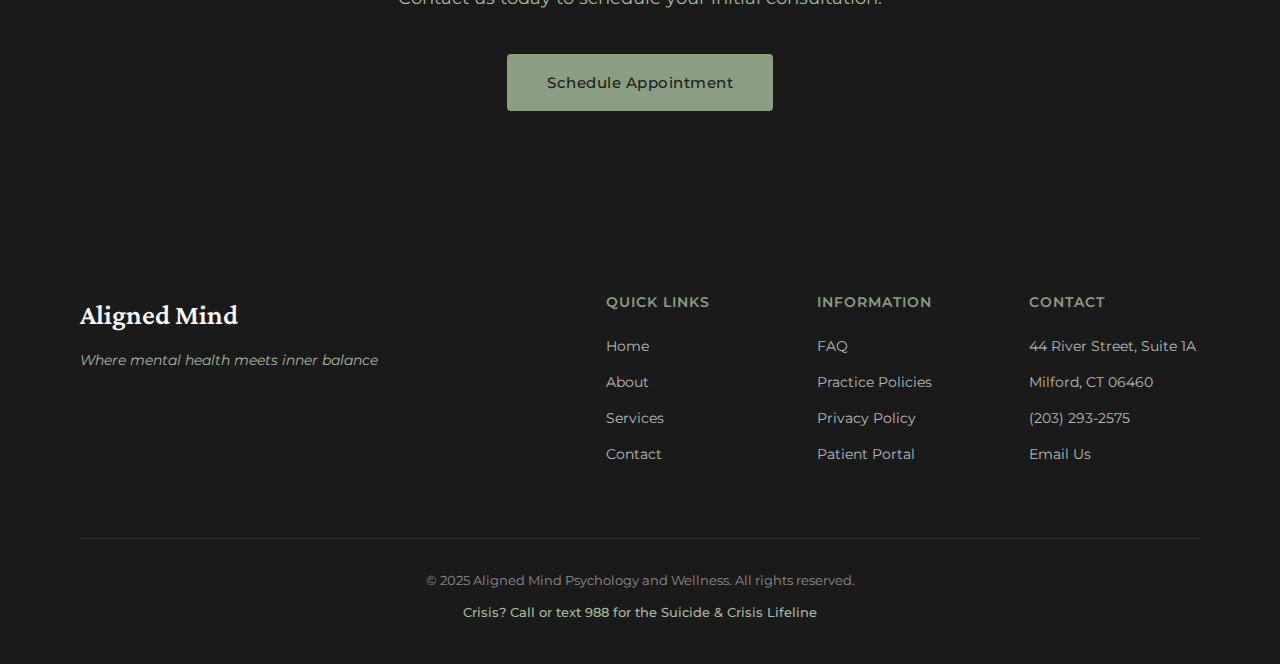
<file: files/services.html>
<!DOCTYPE html>
<html lang="en">
<head>
    <meta charset="UTF-8">
    <meta name="viewport" content="width=device-width, initial-scale=1.0">
    <title>Services - Aligned Mind Psychology and Wellness</title>
    <link rel="stylesheet" href="styles.css">
    <link rel="preconnect" href="https://fonts.googleapis.com">
    <link rel="preconnect" href="https://fonts.gstatic.com" crossorigin>
    <link href="https://fonts.googleapis.com/css2?family=Crimson+Pro:wght@300;400;600&family=Montserrat:wght@300;400;500;600&display=swap" rel="stylesheet">
</head>
<body>
    <!-- Navigation -->
    <nav class="navbar">
        <div class="nav-container">
            <a href="index.html" class="logo">
                <span class="logo-main">Aligned Mind</span>
                <span class="logo-sub">Psychology & Wellness</span>
            </a>
            
            <div class="nav-links">
                <a href="index.html" class="nav-link">Home</a>
                <a href="about.html" class="nav-link">About</a>
                <a href="services.html" class="nav-link active">Services</a>
                <a href="contact.html" class="nav-link">Contact</a>
                <a href="faq.html" class="nav-link">FAQ</a>
                <a href="practice-info.html" class="nav-link">Practice Information</a>
                <a href="https://portal.example.com" class="nav-link portal-link" target="_blank">Patient Portal</a>
            </div>
            
            <button class="mobile-menu-toggle" aria-label="Toggle menu">
                <span></span>
                <span></span>
                <span></span>
            </button>
        </div>
    </nav>

    <!-- Page Header -->
    <section class="page-header">
        <div class="container">
            <h1>Our Services</h1>
            <p>Comprehensive mental health care tailored to your needs</p>
        </div>
    </section>

    <!-- Services Section -->
    <section class="services">
        <div class="container">
            <div class="services-grid">
                <div class="service-card">
                    <div class="service-icon">
                        <svg viewBox="0 0 24 24" fill="none" stroke="currentColor" stroke-width="1.5">
                            <path d="M12 2C6.48 2 2 6.48 2 12s4.48 10 10 10 10-4.48 10-10S17.52 2 12 2zm0 18c-4.41 0-8-3.59-8-8s3.59-8 8-8 8 3.59 8 8-3.59 8-8 8z"/>
                            <circle cx="12" cy="12" r="3"/>
                        </svg>
                    </div>
                    <h3>Depression Treatment</h3>
                    <p>Comprehensive care for individuals experiencing depression, including major depressive disorder, persistent depressive disorder, and seasonal affective disorder. We use evidence-based approaches to help you rediscover joy and meaning.</p>
                    <ul class="service-features">
                        <li>Individual therapy sessions</li>
                        <li>Cognitive Behavioral Therapy (CBT)</li>
                        <li>Mindfulness-based interventions</li>
                        <li>Goal-setting and progress tracking</li>
                    </ul>
                </div>
                
                <div class="service-card">
                    <div class="service-icon">
                        <svg viewBox="0 0 24 24" fill="none" stroke="currentColor" stroke-width="1.5">
                            <path d="M12 22c5.523 0 10-4.477 10-10S17.523 2 12 2 2 6.477 2 12s4.477 10 10 10z"/>
                            <path d="M12 6v6l4 2"/>
                        </svg>
                    </div>
                    <h3>Anxiety Management</h3>
                    <p>Effective treatment for various anxiety disorders including generalized anxiety, social anxiety, panic disorder, and specific phobias. Learn practical skills to manage worry and reclaim peace of mind.</p>
                    <ul class="service-features">
                        <li>Anxiety-reduction techniques</li>
                        <li>Exposure therapy</li>
                        <li>Relaxation and breathing exercises</li>
                        <li>Stress management strategies</li>
                    </ul>
                </div>
                
                <div class="service-card">
                    <div class="service-icon">
                        <svg viewBox="0 0 24 24" fill="none" stroke="currentColor" stroke-width="1.5">
                            <path d="M20.84 4.61a5.5 5.5 0 0 0-7.78 0L12 5.67l-1.06-1.06a5.5 5.5 0 0 0-7.78 7.78l1.06 1.06L12 21.23l7.78-7.78 1.06-1.06a5.5 5.5 0 0 0 0-7.78z"/>
                        </svg>
                    </div>
                    <h3>Trauma Therapy</h3>
                    <p>Compassionate, trauma-informed care for those healing from past traumatic experiences, PTSD, and complex trauma. We create a safe space for processing and recovery at your own pace.</p>
                    <ul class="service-features">
                        <li>Trauma-focused therapy</li>
                        <li>EMDR (Eye Movement Desensitization and Reprocessing)</li>
                        <li>Somatic approaches</li>
                        <li>Building resilience and coping skills</li>
                    </ul>
                </div>
            </div>
        </div>
    </section>

    <!-- Treatment Approach -->
    <section class="treatment-approach">
        <div class="container">
            <div class="section-header">
                <h2 class="section-title">Our Treatment Approach</h2>
                <div class="title-accent"></div>
            </div>
            
            <div class="approach-content">
                <div class="approach-text">
                    <h3>Evidence-Based, Person-Centered Care</h3>
                    <p>We utilize therapeutic approaches that are backed by research and proven to be effective. At the same time, we recognize that every person is unique, and we tailor our treatment to fit your individual needs, preferences, and goals.</p>
                    
                    <h3>Holistic Perspective</h3>
                    <p>Mental health doesn't exist in isolation. We consider the whole person—your physical health, relationships, work, lifestyle, and values—to create a comprehensive treatment plan that supports your overall well-being.</p>
                    
                    <h3>Collaborative Partnership</h3>
                    <p>You are the expert on your own life. We work together as a team, with you taking an active role in your treatment. Your input, feedback, and goals guide our work together.</p>
                </div>
                
                <div class="approach-benefits">
                    <h3>What to Expect</h3>
                    <div class="benefit-item">
                        <span class="benefit-number">1</span>
                        <div>
                            <h4>Initial Consultation</h4>
                            <p>We'll discuss your concerns, history, and goals to determine the best approach for your care.</p>
                        </div>
                    </div>
                    
                    <div class="benefit-item">
                        <span class="benefit-number">2</span>
                        <div>
                            <h4>Personalized Treatment Plan</h4>
                            <p>Together, we'll create a plan tailored to your unique needs and objectives.</p>
                        </div>
                    </div>
                    
                    <div class="benefit-item">
                        <span class="benefit-number">3</span>
                        <div>
                            <h4>Ongoing Support</h4>
                            <p>Regular sessions to work through challenges, celebrate progress, and adjust treatment as needed.</p>
                        </div>
                    </div>
                    
                    <div class="benefit-item">
                        <span class="benefit-number">4</span>
                        <div>
                            <h4>Progress Review</h4>
                            <p>We'll regularly assess your progress and make sure treatment is meeting your needs.</p>
                        </div>
                    </div>
                </div>
            </div>
        </div>
    </section>

    <!-- Session Options -->
    <section class="session-options">
        <div class="container">
            <div class="section-header">
                <h2 class="section-title">Flexible Appointment Options</h2>
                <div class="title-accent"></div>
            </div>
            
            <div class="options-grid">
                <div class="option-card">
                    <h3>In-Person Sessions</h3>
                    <p>Meet at our welcoming office in Milford, CT. Our space is designed to be calm, comfortable, and confidential.</p>
                </div>
                
                <div class="option-card">
                    <h3>Telehealth Sessions</h3>
                    <p>Connect from the comfort of your own home via secure, HIPAA-compliant video sessions.</p>
                </div>
            </div>
            
            <div class="services-note">
                <p>We provide both in-person and telehealth appointments to accommodate your preferences and schedule. All services are tailored to your individual needs and goals.</p>
            </div>
        </div>
    </section>

    <!-- CTA Section -->
    <section class="cta-section">
        <div class="container">
            <div class="cta-content">
                <h2>Ready to Take the First Step?</h2>
                <p>Contact us today to schedule your initial consultation.</p>
                <a href="contact.html" class="btn btn-primary">Schedule Appointment</a>
            </div>
        </div>
    </section>

    <!-- Footer -->
    <footer class="footer">
        <div class="container">
            <div class="footer-content">
                <div class="footer-brand">
                    <h3>Aligned Mind</h3>
                    <p class="footer-tagline">Where mental health meets inner balance</p>
                </div>
                
                <div class="footer-links">
                    <div class="footer-column">
                        <h4>Quick Links</h4>
                        <ul>
                            <li><a href="index.html">Home</a></li>
                            <li><a href="about.html">About</a></li>
                            <li><a href="services.html">Services</a></li>
                            <li><a href="contact.html">Contact</a></li>
                        </ul>
                    </div>
                    
                    <div class="footer-column">
                        <h4>Information</h4>
                        <ul>
                            <li><a href="faq.html">FAQ</a></li>
                            <li><a href="practice-info.html">Practice Policies</a></li>
                            <li><a href="practice-info.html">Privacy Policy</a></li>
                            <li><a href="https://portal.example.com" target="_blank">Patient Portal</a></li>
                        </ul>
                    </div>
                    
                    <div class="footer-column">
                        <h4>Contact</h4>
                        <ul>
                            <li>44 River Street, Suite 1A</li>
                            <li>Milford, CT 06460</li>
                            <li><a href="tel:2032932575">(203) 293-2575</a></li>
                            <li><a href="mailto:ann@alignedmindpsychiatryandwellness.com">Email Us</a></li>
                        </ul>
                    </div>
                </div>
            </div>
            
            <div class="footer-bottom">
                <p>&copy; 2025 Aligned Mind Psychology and Wellness. All rights reserved.</p>
                <p class="crisis-line">Crisis? Call or text 988 for the Suicide & Crisis Lifeline</p>
            </div>
        </div>
    </footer>

    <script src="script.js"></script>
</body>
</html>
</file>
<file: styles.css>
/* ===================================
   CSS VARIABLES & RESET
   =================================== */

:root {
    /* Colors */
    --color-dark: #1a1a1a;
    --color-charcoal: #2d2d2d;
    --color-grey: #4a4a4a;
    --color-sage: #8b9d83;
    --color-sage-light: #a8b9a0;
    --color-sage-dark: #6d7a67;
    --color-white: #fafafa;
    --color-off-white: #f5f5f5;
    --color-light-grey: #e8e8e8;
    
    /* Typography */
    --font-serif: 'Crimson Pro', Georgia, serif;
    --font-sans: 'Montserrat', -apple-system, BlinkMacSystemFont, sans-serif;
    
    /* Spacing */
    --section-padding: 120px;
    --container-max: 1200px;
    
    /* Transitions */
    --transition: all 0.3s ease;
}

* {
    margin: 0;
    padding: 0;
    box-sizing: border-box;
}

html {
    scroll-behavior: smooth;
    font-size: 16px;
}

body {
    font-family: var(--font-sans);
    color: var(--color-dark);
    background-color: var(--color-white);
    line-height: 1.7;
    -webkit-font-smoothing: antialiased;
    -moz-osx-font-smoothing: grayscale;
}

.container {
    max-width: var(--container-max);
    margin: 0 auto;
    padding: 0 40px;
}

/* ===================================
   NAVIGATION
   =================================== */

.navbar {
    position: fixed;
    top: 0;
    left: 0;
    right: 0;
    background: rgba(26, 26, 26, 0.95);
    backdrop-filter: blur(10px);
    z-index: 1000;
    border-bottom: 1px solid rgba(139, 157, 131, 0.2);
    transition: var(--transition);
}

.nav-container {
    max-width: var(--container-max);
    margin: 0 auto;
    padding: 0 40px;
    display: flex;
    justify-content: space-between;
    align-items: center;
    height: 80px;
}

.logo {
    text-decoration: none;
    display: flex;
    flex-direction: column;
    line-height: 1.2;
}

.logo-main {
    font-family: var(--font-serif);
    font-size: 24px;
    font-weight: 600;
    color: var(--color-white);
    letter-spacing: 0.5px;
}

.logo-sub {
    font-family: var(--font-sans);
    font-size: 11px;
    font-weight: 300;
    color: var(--color-sage);
    text-transform: uppercase;
    letter-spacing: 1.5px;
    margin-top: 2px;
}

.nav-links {
    display: flex;
    gap: 40px;
    align-items: center;
}

.nav-link {
    text-decoration: none;
    color: var(--color-white);
    font-size: 14px;
    font-weight: 400;
    letter-spacing: 0.5px;
    transition: var(--transition);
    position: relative;
}

.nav-link::after {
    content: '';
    position: absolute;
    bottom: -5px;
    left: 0;
    width: 0;
    height: 1px;
    background: var(--color-sage);
    transition: width 0.3s ease;
}

.nav-link:hover::after {
    width: 100%;
}

.nav-link:hover {
    color: var(--color-sage);
}

.portal-link {
    background: var(--color-sage);
    color: var(--color-dark);
    padding: 10px 24px;
    border-radius: 4px;
    font-weight: 500;
}

.portal-link::after {
    display: none;
}

.portal-link:hover {
    background: var(--color-sage-light);
    color: var(--color-dark);
}

.mobile-menu-toggle {
    display: none;
    flex-direction: column;
    gap: 5px;
    background: none;
    border: none;
    cursor: pointer;
    padding: 5px;
}

.mobile-menu-toggle span {
    width: 25px;
    height: 2px;
    background: var(--color-white);
    transition: var(--transition);
}

/* ===================================
   HERO SECTION
   =================================== */

.hero {
    min-height: 100vh;
    display: flex;
    align-items: center;
    background: linear-gradient(135deg, var(--color-dark) 0%, var(--color-charcoal) 100%);
    position: relative;
    overflow: hidden;
    padding-top: 80px;
}

.hero::before {
    content: '';
    position: absolute;
    top: 0;
    right: 0;
    width: 50%;
    height: 100%;
    background: radial-gradient(circle at top right, rgba(139, 157, 131, 0.1) 0%, transparent 70%);
    pointer-events: none;
}

.hero-content {
    width: 100%;
    max-width: var(--container-max);
    margin: 0 auto;
    padding: 0 40px;
    position: relative;
    z-index: 2;
}

.hero-text {
    max-width: 800px;
}

.hero-title {
    font-family: var(--font-serif);
    font-size: 72px;
    font-weight: 300;
    color: var(--color-white);
    line-height: 1.2;
    margin-bottom: 30px;
    letter-spacing: -1px;
}

.title-line {
    display: block;
    opacity: 0;
    animation: fadeInUp 0.8s ease forwards;
}

.title-line:nth-child(1) {
    animation-delay: 0.2s;
}

.title-line:nth-child(2) {
    animation-delay: 0.4s;
}

.hero-subtitle {
    font-size: 20px;
    color: var(--color-sage-light);
    margin-bottom: 50px;
    font-weight: 300;
    letter-spacing: 0.3px;
    opacity: 0;
    animation: fadeInUp 0.8s ease forwards 0.6s;
}

.hero-buttons {
    display: flex;
    gap: 20px;
    opacity: 0;
    animation: fadeInUp 0.8s ease forwards 0.8s;
}

@keyframes fadeInUp {
    from {
        opacity: 0;
        transform: translateY(30px);
    }
    to {
        opacity: 1;
        transform: translateY(0);
    }
}

.hero-decoration {
    position: absolute;
    bottom: 50px;
    right: 40px;
    width: 300px;
    height: 300px;
    border: 1px solid rgba(139, 157, 131, 0.2);
    border-radius: 50%;
    opacity: 0;
    animation: fadeIn 1s ease forwards 1s;
}

@keyframes fadeIn {
    from {
        opacity: 0;
    }
    to {
        opacity: 1;
    }
}

/* ===================================
   BUTTONS
   =================================== */

.btn {
    display: inline-block;
    padding: 16px 40px;
    text-decoration: none;
    font-size: 15px;
    font-weight: 500;
    letter-spacing: 0.5px;
    border-radius: 4px;
    transition: var(--transition);
    cursor: pointer;
    border: none;
    font-family: var(--font-sans);
}

.btn-primary {
    background: var(--color-sage);
    color: var(--color-dark);
}

.btn-primary:hover {
    background: var(--color-sage-light);
    transform: translateY(-2px);
    box-shadow: 0 10px 30px rgba(139, 157, 131, 0.3);
}

.btn-secondary {
    background: transparent;
    color: var(--color-white);
    border: 1px solid var(--color-sage);
}

.btn-secondary:hover {
    background: rgba(139, 157, 131, 0.1);
    border-color: var(--color-sage-light);
}

/* ===================================
   SECTIONS
   =================================== */

section {
    padding: var(--section-padding) 0;
}

.section-header {
    text-align: center;
    margin-bottom: 80px;
}

.section-title {
    font-family: var(--font-serif);
    font-size: 48px;
    font-weight: 400;
    color: var(--color-dark);
    margin-bottom: 20px;
    letter-spacing: -0.5px;
}

.title-accent {
    width: 60px;
    height: 2px;
    background: var(--color-sage);
    margin: 0 auto;
}

/* ===================================
   ABOUT SECTION
   =================================== */

.about {
    background: var(--color-off-white);
}

.about-content {
    display: grid;
    grid-template-columns: 1fr 1fr;
    gap: 80px;
    align-items: center;
}

.about-text p {
    margin-bottom: 20px;
    font-size: 16px;
    color: var(--color-grey);
}

.lead-text {
    font-size: 22px !important;
    font-family: var(--font-serif);
    color: var(--color-dark) !important;
    font-weight: 400;
    line-height: 1.6;
    margin-bottom: 30px !important;
}

.credentials {
    margin-top: 50px;
    padding: 30px;
    background: white;
    border-left: 3px solid var(--color-sage);
    border-radius: 4px;
}

.credentials h3 {
    font-family: var(--font-serif);
    font-size: 24px;
    color: var(--color-dark);
    margin-bottom: 20px;
    font-weight: 600;
}

.credentials ul {
    list-style: none;
}

.credentials li {
    padding: 10px 0;
    padding-left: 30px;
    position: relative;
    color: var(--color-grey);
}

.credentials li::before {
    content: '✓';
    position: absolute;
    left: 0;
    color: var(--color-sage);
    font-weight: bold;
}

.about-image {
    position: relative;
}

.image-placeholder {
    width: 100%;
    padding-bottom: 120%;
    background: var(--color-light-grey);
    border-radius: 8px;
    position: relative;
    overflow: hidden;
}

.placeholder-content {
    position: absolute;
    top: 50%;
    left: 50%;
    transform: translate(-50%, -50%);
    text-align: center;
    color: var(--color-grey);
    padding: 40px;
}

/* ===================================
   SERVICES SECTION
   =================================== */

.services {
    background: white;
}

.services-grid {
    display: grid;
    grid-template-columns: repeat(3, 1fr);
    gap: 40px;
    margin-bottom: 60px;
}

.service-card {
    padding: 50px 30px;
    background: var(--color-off-white);
    border-radius: 8px;
    transition: var(--transition);
    border: 1px solid transparent;
}

.service-card:hover {
    transform: translateY(-5px);
    border-color: var(--color-sage);
    box-shadow: 0 20px 40px rgba(0, 0, 0, 0.08);
}

.service-icon {
    width: 60px;
    height: 60px;
    margin-bottom: 30px;
    color: var(--color-sage);
}

.service-icon svg {
    width: 100%;
    height: 100%;
}

.service-card h3 {
    font-family: var(--font-serif);
    font-size: 26px;
    color: var(--color-dark);
    margin-bottom: 20px;
    font-weight: 600;
}

.service-card p {
    color: var(--color-grey);
    line-height: 1.8;
}

.services-note {
    background: var(--color-dark);
    color: var(--color-sage-light);
    padding: 40px;
    border-radius: 8px;
    text-align: center;
    max-width: 800px;
    margin: 0 auto;
}

.services-note p {
    font-size: 16px;
    line-height: 1.8;
    margin: 0;
}

/* ===================================
   CONTACT SECTION
   =================================== */

.contact {
    background: var(--color-off-white);
}

.contact-content {
    display: grid;
    grid-template-columns: 1fr 1.5fr;
    gap: 80px;
}

.contact-info {
    display: flex;
    flex-direction: column;
    gap: 40px;
}

.info-item h3 {
    font-family: var(--font-serif);
    font-size: 20px;
    color: var(--color-dark);
    margin-bottom: 10px;
    font-weight: 600;
}

.info-item p {
    color: var(--color-grey);
    line-height: 1.8;
}

.info-item a {
    color: var(--color-sage-dark);
    text-decoration: none;
    transition: var(--transition);
}

.info-item a:hover {
    color: var(--color-sage);
}

.hours-note {
    font-size: 14px;
    font-style: italic;
    margin-top: 10px;
}

.contact-form-wrapper {
    background: white;
    padding: 50px;
    border-radius: 8px;
    box-shadow: 0 10px 40px rgba(0, 0, 0, 0.05);
}

.contact-form {
    display: flex;
    flex-direction: column;
    gap: 25px;
}

.form-group {
    display: flex;
    flex-direction: column;
    gap: 8px;
}

.form-group label {
    font-size: 14px;
    font-weight: 500;
    color: var(--color-dark);
    letter-spacing: 0.3px;
}

.form-group input,
.form-group textarea {
    padding: 14px 18px;
    border: 1px solid var(--color-light-grey);
    border-radius: 4px;
    font-family: var(--font-sans);
    font-size: 15px;
    transition: var(--transition);
    background: var(--color-off-white);
}

.form-group input:focus,
.form-group textarea:focus {
    outline: none;
    border-color: var(--color-sage);
    background: white;
}

.form-group textarea {
    resize: vertical;
    min-height: 120px;
}

.form-note {
    font-size: 13px;
    color: var(--color-grey);
    margin-top: 10px;
    font-style: italic;
}

/* ===================================
   FAQ SECTION
   =================================== */

.faq {
    background: white;
}

.faq-list {
    max-width: 900px;
    margin: 0 auto;
}

.faq-item {
    border-bottom: 1px solid var(--color-light-grey);
}

.faq-question {
    width: 100%;
    padding: 30px 0;
    background: none;
    border: none;
    display: flex;
    justify-content: space-between;
    align-items: center;
    cursor: pointer;
    text-align: left;
    font-family: var(--font-serif);
    font-size: 20px;
    color: var(--color-dark);
    font-weight: 600;
    transition: var(--transition);
}

.faq-question:hover {
    color: var(--color-sage-dark);
}

.faq-toggle {
    font-size: 28px;
    font-weight: 300;
    color: var(--color-sage);
    transition: transform 0.3s ease;
}

.faq-item.active .faq-toggle {
    transform: rotate(45deg);
}

.faq-answer {
    max-height: 0;
    overflow: hidden;
    transition: max-height 0.3s ease;
}

.faq-item.active .faq-answer {
    max-height: 500px;
    padding-bottom: 30px;
}

.faq-answer p {
    color: var(--color-grey);
    line-height: 1.8;
}

/* ===================================
   PRACTICE INFO SECTION
   =================================== */

.practice-info {
    background: var(--color-off-white);
}

.info-tabs {
    max-width: 900px;
    margin: 0 auto;
}

.tab-buttons {
    display: flex;
    gap: 10px;
    margin-bottom: 40px;
    border-bottom: 2px solid var(--color-light-grey);
    flex-wrap: wrap;
}

.tab-button {
    padding: 15px 25px;
    background: none;
    border: none;
    font-family: var(--font-sans);
    font-size: 14px;
    font-weight: 500;
    color: var(--color-grey);
    cursor: pointer;
    transition: var(--transition);
    border-bottom: 3px solid transparent;
    margin-bottom: -2px;
    letter-spacing: 0.3px;
}

.tab-button:hover {
    color: var(--color-dark);
}

.tab-button.active {
    color: var(--color-dark);
    border-bottom-color: var(--color-sage);
}

.tab-content {
    display: none;
    background: white;
    padding: 50px;
    border-radius: 8px;
    animation: fadeIn 0.3s ease;
}

.tab-content.active {
    display: block;
}

.tab-content h3 {
    font-family: var(--font-serif);
    font-size: 32px;
    color: var(--color-dark);
    margin-bottom: 30px;
    font-weight: 600;
}

.tab-content h4 {
    font-family: var(--font-serif);
    font-size: 22px;
    color: var(--color-dark);
    margin-top: 30px;
    margin-bottom: 15px;
    font-weight: 600;
}

.tab-content p {
    color: var(--color-grey);
    line-height: 1.8;
    margin-bottom: 20px;
}

.tab-content ul {
    list-style: none;
    margin: 20px 0;
}

.tab-content ul li {
    padding: 8px 0;
    padding-left: 30px;
    position: relative;
    color: var(--color-grey);
}

.tab-content ul li::before {
    content: '•';
    position: absolute;
    left: 10px;
    color: var(--color-sage);
    font-weight: bold;
}

.policy-note {
    margin-top: 30px;
    padding: 20px;
    background: var(--color-off-white);
    border-left: 3px solid var(--color-sage);
    font-style: italic;
    font-size: 14px;
}

/* ===================================
   FOOTER
   =================================== */

.footer {
    background: var(--color-dark);
    color: var(--color-white);
    padding: 80px 0 30px;
}

.footer-content {
    display: grid;
    grid-template-columns: 1.5fr 2fr;
    gap: 80px;
    margin-bottom: 60px;
}

.footer-brand h3 {
    font-family: var(--font-serif);
    font-size: 28px;
    color: var(--color-white);
    margin-bottom: 10px;
    font-weight: 600;
}

.footer-tagline {
    color: var(--color-sage-light);
    font-size: 14px;
    font-style: italic;
}

.footer-links {
    display: grid;
    grid-template-columns: repeat(3, 1fr);
    gap: 40px;
}

.footer-column h4 {
    font-family: var(--font-sans);
    font-size: 14px;
    font-weight: 600;
    color: var(--color-sage);
    text-transform: uppercase;
    letter-spacing: 1px;
    margin-bottom: 20px;
}

.footer-column ul {
    list-style: none;
}

.footer-column li {
    margin-bottom: 12px;
    font-size: 14px;
    color: rgba(255, 255, 255, 0.7);
}

.footer-column a {
    color: rgba(255, 255, 255, 0.7);
    text-decoration: none;
    transition: var(--transition);
}

.footer-column a:hover {
    color: var(--color-sage-light);
}

.footer-bottom {
    border-top: 1px solid rgba(139, 157, 131, 0.2);
    padding-top: 30px;
    text-align: center;
}

.footer-bottom p {
    font-size: 13px;
    color: rgba(255, 255, 255, 0.5);
    margin-bottom: 10px;
}

.crisis-line {
    color: var(--color-sage-light) !important;
    font-weight: 500 !important;
}

/* ===================================
   PAGE HEADER
   =================================== */

.page-header {
    background: linear-gradient(135deg, var(--color-dark) 0%, var(--color-charcoal) 100%);
    padding: 140px 0 80px;
    text-align: center;
    margin-top: 80px;
}

.page-header h1 {
    font-family: var(--font-serif);
    font-size: 48px;
    color: var(--color-white);
    margin-bottom: 15px;
    font-weight: 400;
}

.page-header p {
    color: var(--color-sage-light);
    font-size: 18px;
    font-weight: 300;
}

/* ===================================
   QUICK INFO SECTION (HOME PAGE)
   =================================== */

.quick-info {
    background: white;
    padding: 80px 0;
}

.info-grid {
    display: grid;
    grid-template-columns: repeat(3, 1fr);
    gap: 40px;
}

.info-card {
    text-align: center;
    padding: 40px 20px;
    background: var(--color-off-white);
    border-radius: 8px;
    transition: var(--transition);
}

.info-card:hover {
    transform: translateY(-5px);
    box-shadow: 0 10px 30px rgba(0, 0, 0, 0.08);
}

.info-icon {
    width: 50px;
    height: 50px;
    margin: 0 auto 20px;
    color: var(--color-sage);
}

.info-icon svg {
    width: 100%;
    height: 100%;
}

.info-card h3 {
    font-family: var(--font-serif);
    font-size: 22px;
    color: var(--color-dark);
    margin-bottom: 10px;
    font-weight: 600;
}

.info-card p {
    color: var(--color-grey);
    line-height: 1.8;
    font-size: 15px;
}

.info-card a {
    color: var(--color-sage-dark);
    text-decoration: none;
    transition: var(--transition);
}

.info-card a:hover {
    color: var(--color-sage);
}

/* ===================================
   SERVICES PREVIEW (HOME PAGE)
   =================================== */

.services-preview {
    background: var(--color-off-white);
    padding: 80px 0;
}

/* ===================================
   VALUES SECTION
   =================================== */

.values-section {
    background: white;
    padding: 80px 0;
}

.values-grid {
    display: grid;
    grid-template-columns: repeat(2, 1fr);
    gap: 40px;
    max-width: 900px;
    margin: 0 auto;
}

.value-card {
    padding: 40px;
    background: var(--color-off-white);
    border-radius: 8px;
    border-left: 4px solid var(--color-sage);
}

.value-card h3 {
    font-family: var(--font-serif);
    font-size: 24px;
    color: var(--color-dark);
    margin-bottom: 15px;
    font-weight: 600;
}

.value-card p {
    color: var(--color-grey);
    line-height: 1.8;
}

/* ===================================
   ABOUT QUOTE
   =================================== */

.about-quote {
    margin-top: 30px;
    padding: 30px;
    background: var(--color-dark);
    border-radius: 8px;
}

.about-quote blockquote {
    font-family: var(--font-serif);
    font-size: 20px;
    font-style: italic;
    color: var(--color-sage-light);
    margin: 0;
    line-height: 1.6;
}

/* ===================================
   TREATMENT APPROACH
   =================================== */

.treatment-approach {
    background: var(--color-off-white);
    padding: 80px 0;
}

.approach-content {
    display: grid;
    grid-template-columns: 1fr 1fr;
    gap: 60px;
}

.approach-text h3 {
    font-family: var(--font-serif);
    font-size: 24px;
    color: var(--color-dark);
    margin-top: 30px;
    margin-bottom: 15px;
    font-weight: 600;
}

.approach-text h3:first-child {
    margin-top: 0;
}

.approach-text p {
    color: var(--color-grey);
    line-height: 1.8;
}

.approach-benefits h3 {
    font-family: var(--font-serif);
    font-size: 24px;
    color: var(--color-dark);
    margin-bottom: 30px;
    font-weight: 600;
}

.benefit-item {
    display: flex;
    gap: 20px;
    margin-bottom: 30px;
}

.benefit-number {
    flex-shrink: 0;
    width: 40px;
    height: 40px;
    background: var(--color-sage);
    color: var(--color-dark);
    border-radius: 50%;
    display: flex;
    align-items: center;
    justify-content: center;
    font-weight: 600;
    font-size: 18px;
}

.benefit-item h4 {
    font-family: var(--font-serif);
    font-size: 18px;
    color: var(--color-dark);
    margin-bottom: 5px;
    font-weight: 600;
}

.benefit-item p {
    color: var(--color-grey);
    line-height: 1.6;
    font-size: 14px;
}

/* ===================================
   SESSION OPTIONS
   =================================== */

.session-options {
    background: white;
    padding: 80px 0;
}

.options-grid {
    display: grid;
    grid-template-columns: repeat(2, 1fr);
    gap: 40px;
    margin-bottom: 40px;
}

.option-card {
    padding: 40px;
    background: var(--color-off-white);
    border-radius: 8px;
    text-align: center;
}

.option-card h3 {
    font-family: var(--font-serif);
    font-size: 24px;
    color: var(--color-dark);
    margin-bottom: 15px;
    font-weight: 600;
}

.option-card p {
    color: var(--color-grey);
    line-height: 1.8;
}

/* ===================================
   SERVICE FEATURES LIST
   =================================== */

.service-features {
    list-style: none;
    margin-top: 20px;
    padding-left: 0;
}

.service-features li {
    padding: 8px 0;
    padding-left: 25px;
    position: relative;
    color: var(--color-grey);
    font-size: 14px;
}

.service-features li::before {
    content: '✓';
    position: absolute;
    left: 0;
    color: var(--color-sage);
    font-weight: bold;
}

/* ===================================
   MAP SECTION
   =================================== */

.map-section {
    background: var(--color-off-white);
    padding: 60px 0;
}

.map-placeholder {
    width: 100%;
    height: 400px;
    background: var(--color-light-grey);
    border-radius: 8px;
    display: flex;
    flex-direction: column;
    align-items: center;
    justify-content: center;
    color: var(--color-grey);
}

/* ===================================
   CTA SECTION
   =================================== */

.cta-section {
    background: var(--color-dark);
    padding: 100px 0;
    text-align: center;
}

.cta-content h2 {
    font-family: var(--font-serif);
    font-size: 40px;
    color: var(--color-white);
    margin-bottom: 20px;
    font-weight: 400;
}

.cta-content p {
    font-size: 18px;
    color: var(--color-sage-light);
    margin-bottom: 40px;
}

/* ===================================
   FORM SELECT STYLING
   =================================== */

.form-group select {
    padding: 14px 18px;
    border: 1px solid var(--color-light-grey);
    border-radius: 4px;
    font-family: var(--font-sans);
    font-size: 15px;
    transition: var(--transition);
    background: var(--color-off-white);
    cursor: pointer;
    width: 100%;
}

.form-group select:focus {
    outline: none;
    border-color: var(--color-sage);
    background: white;
}

/* ===================================
   RESPONSIVE DESIGN
   =================================== */

@media (max-width: 1024px) {
    :root {
        --section-padding: 80px;
    }
    
    .nav-links {
        gap: 25px;
    }
    
    .hero-title {
        font-size: 56px;
    }
    
    .about-content,
    .contact-content,
    .approach-content {
        grid-template-columns: 1fr;
        gap: 50px;
    }
    
    .services-grid {
        grid-template-columns: 1fr;
    }
    
    .info-grid {
        grid-template-columns: 1fr;
    }
    
    .values-grid {
        grid-template-columns: 1fr;
    }
    
    .options-grid {
        grid-template-columns: 1fr;
    }
    
    .footer-content {
        grid-template-columns: 1fr;
        gap: 50px;
    }
}

@media (max-width: 768px) {
    .container {
        padding: 0 20px;
    }
    
    .nav-container {
        padding: 0 20px;
    }
    
    .nav-links {
        position: fixed;
        top: 80px;
        left: 0;
        right: 0;
        background: var(--color-dark);
        flex-direction: column;
        padding: 30px;
        gap: 20px;
        transform: translateX(-100%);
        transition: transform 0.3s ease;
    }
    
    .nav-links.active {
        transform: translateX(0);
    }
    
    .mobile-menu-toggle {
        display: flex;
    }
    
    .hero {
        padding-top: 80px;
    }
    
    .hero-content {
        padding: 0 20px;
    }
    
    .hero-title {
        font-size: 40px;
    }
    
    .hero-subtitle {
        font-size: 18px;
    }
    
    .hero-buttons {
        flex-direction: column;
    }
    
    .hero-decoration {
        display: none;
    }
    
    .section-title {
        font-size: 36px;
    }
    
    .tab-buttons {
        flex-direction: column;
        border-bottom: none;
    }
    
    .tab-button {
        border-bottom: 1px solid var(--color-light-grey);
        border-left: 3px solid transparent;
        text-align: left;
        margin-bottom: 0;
    }
    
    .tab-button.active {
        border-bottom-color: var(--color-light-grey);
        border-left-color: var(--color-sage);
    }
    
    .tab-content {
        padding: 30px 20px;
    }
    
    .contact-form-wrapper {
        padding: 30px 20px;
    }
    
    .footer-links {
        grid-template-columns: 1fr;
        gap: 30px;
    }
}

@media (max-width: 480px) {
    .hero-title {
        font-size: 32px;
    }
    
    .section-title {
        font-size: 28px;
    }
    
    .logo-main {
        font-size: 20px;
    }
    
    .logo-sub {
        font-size: 9px;
    }
}
</file>
<file: files/styles.css>
/* ===================================
   CSS VARIABLES & RESET
   =================================== */

:root {
    /* Colors */
    --color-dark: #1a1a1a;
    --color-charcoal: #2d2d2d;
    --color-grey: #4a4a4a;
    --color-sage: #8b9d83;
    --color-sage-light: #a8b9a0;
    --color-sage-dark: #6d7a67;
    --color-white: #fafafa;
    --color-off-white: #f5f5f5;
    --color-light-grey: #e8e8e8;
    
    /* Typography */
    --font-serif: 'Crimson Pro', Georgia, serif;
    --font-sans: 'Montserrat', -apple-system, BlinkMacSystemFont, sans-serif;
    
    /* Spacing */
    --section-padding: 120px;
    --container-max: 1200px;
    
    /* Transitions */
    --transition: all 0.3s ease;
}

* {
    margin: 0;
    padding: 0;
    box-sizing: border-box;
}

html {
    scroll-behavior: smooth;
    font-size: 16px;
}

body {
    font-family: var(--font-sans);
    color: var(--color-dark);
    background-color: var(--color-white);
    line-height: 1.7;
    -webkit-font-smoothing: antialiased;
    -moz-osx-font-smoothing: grayscale;
}

.container {
    max-width: var(--container-max);
    margin: 0 auto;
    padding: 0 40px;
}

/* ===================================
   NAVIGATION
   =================================== */

.navbar {
    position: fixed;
    top: 0;
    left: 0;
    right: 0;
    background: rgba(26, 26, 26, 0.95);
    backdrop-filter: blur(10px);
    z-index: 1000;
    border-bottom: 1px solid rgba(139, 157, 131, 0.2);
    transition: var(--transition);
}

.nav-container {
    max-width: var(--container-max);
    margin: 0 auto;
    padding: 0 40px;
    display: flex;
    justify-content: space-between;
    align-items: center;
    height: 80px;
}

.logo {
    text-decoration: none;
    display: flex;
    flex-direction: column;
    line-height: 1.2;
}

.logo-main {
    font-family: var(--font-serif);
    font-size: 24px;
    font-weight: 600;
    color: var(--color-white);
    letter-spacing: 0.5px;
}

.logo-sub {
    font-family: var(--font-sans);
    font-size: 11px;
    font-weight: 300;
    color: var(--color-sage);
    text-transform: uppercase;
    letter-spacing: 1.5px;
    margin-top: 2px;
}

.nav-links {
    display: flex;
    gap: 40px;
    align-items: center;
}

.nav-link {
    text-decoration: none;
    color: var(--color-white);
    font-size: 14px;
    font-weight: 400;
    letter-spacing: 0.5px;
    transition: var(--transition);
    position: relative;
}

.nav-link::after {
    content: '';
    position: absolute;
    bottom: -5px;
    left: 0;
    width: 0;
    height: 1px;
    background: var(--color-sage);
    transition: width 0.3s ease;
}

.nav-link:hover::after {
    width: 100%;
}

.nav-link:hover {
    color: var(--color-sage);
}

.portal-link {
    background: var(--color-sage);
    color: var(--color-dark);
    padding: 10px 24px;
    border-radius: 4px;
    font-weight: 500;
}

.portal-link::after {
    display: none;
}

.portal-link:hover {
    background: var(--color-sage-light);
    color: var(--color-dark);
}

.mobile-menu-toggle {
    display: none;
    flex-direction: column;
    gap: 5px;
    background: none;
    border: none;
    cursor: pointer;
    padding: 5px;
}

.mobile-menu-toggle span {
    width: 25px;
    height: 2px;
    background: var(--color-white);
    transition: var(--transition);
}

/* ===================================
   HERO SECTION
   =================================== */

.hero {
    min-height: 100vh;
    display: flex;
    align-items: center;
    background: linear-gradient(135deg, var(--color-dark) 0%, var(--color-charcoal) 100%);
    position: relative;
    overflow: hidden;
    padding-top: 80px;
}

.hero::before {
    content: '';
    position: absolute;
    top: 0;
    right: 0;
    width: 50%;
    height: 100%;
    background: radial-gradient(circle at top right, rgba(139, 157, 131, 0.1) 0%, transparent 70%);
    pointer-events: none;
}

.hero-content {
    width: 100%;
    max-width: var(--container-max);
    margin: 0 auto;
    padding: 0 40px;
    position: relative;
    z-index: 2;
}

.hero-text {
    max-width: 800px;
}

.hero-title {
    font-family: var(--font-serif);
    font-size: 72px;
    font-weight: 300;
    color: var(--color-white);
    line-height: 1.2;
    margin-bottom: 30px;
    letter-spacing: -1px;
}

.title-line {
    display: block;
    opacity: 0;
    animation: fadeInUp 0.8s ease forwards;
}

.title-line:nth-child(1) {
    animation-delay: 0.2s;
}

.title-line:nth-child(2) {
    animation-delay: 0.4s;
}

.hero-subtitle {
    font-size: 20px;
    color: var(--color-sage-light);
    margin-bottom: 50px;
    font-weight: 300;
    letter-spacing: 0.3px;
    opacity: 0;
    animation: fadeInUp 0.8s ease forwards 0.6s;
}

.hero-buttons {
    display: flex;
    gap: 20px;
    opacity: 0;
    animation: fadeInUp 0.8s ease forwards 0.8s;
}

@keyframes fadeInUp {
    from {
        opacity: 0;
        transform: translateY(30px);
    }
    to {
        opacity: 1;
        transform: translateY(0);
    }
}

.hero-decoration {
    position: absolute;
    bottom: 50px;
    right: 40px;
    width: 300px;
    height: 300px;
    border: 1px solid rgba(139, 157, 131, 0.2);
    border-radius: 50%;
    opacity: 0;
    animation: fadeIn 1s ease forwards 1s;
}

@keyframes fadeIn {
    from {
        opacity: 0;
    }
    to {
        opacity: 1;
    }
}

/* ===================================
   BUTTONS
   =================================== */

.btn {
    display: inline-block;
    padding: 16px 40px;
    text-decoration: none;
    font-size: 15px;
    font-weight: 500;
    letter-spacing: 0.5px;
    border-radius: 4px;
    transition: var(--transition);
    cursor: pointer;
    border: none;
    font-family: var(--font-sans);
}

.btn-primary {
    background: var(--color-sage);
    color: var(--color-dark);
}

.btn-primary:hover {
    background: var(--color-sage-light);
    transform: translateY(-2px);
    box-shadow: 0 10px 30px rgba(139, 157, 131, 0.3);
}

.btn-secondary {
    background: transparent;
    color: var(--color-white);
    border: 1px solid var(--color-sage);
}

.btn-secondary:hover {
    background: rgba(139, 157, 131, 0.1);
    border-color: var(--color-sage-light);
}

/* ===================================
   SECTIONS
   =================================== */

section {
    padding: var(--section-padding) 0;
}

.section-header {
    text-align: center;
    margin-bottom: 80px;
}

.section-title {
    font-family: var(--font-serif);
    font-size: 48px;
    font-weight: 400;
    color: var(--color-dark);
    margin-bottom: 20px;
    letter-spacing: -0.5px;
}

.title-accent {
    width: 60px;
    height: 2px;
    background: var(--color-sage);
    margin: 0 auto;
}

/* ===================================
   ABOUT SECTION
   =================================== */

.about {
    background: var(--color-off-white);
}

.about-content {
    display: grid;
    grid-template-columns: 1fr 1fr;
    gap: 80px;
    align-items: center;
}

.about-text p {
    margin-bottom: 20px;
    font-size: 16px;
    color: var(--color-grey);
}

.lead-text {
    font-size: 22px !important;
    font-family: var(--font-serif);
    color: var(--color-dark) !important;
    font-weight: 400;
    line-height: 1.6;
    margin-bottom: 30px !important;
}

.credentials {
    margin-top: 50px;
    padding: 30px;
    background: white;
    border-left: 3px solid var(--color-sage);
    border-radius: 4px;
}

.credentials h3 {
    font-family: var(--font-serif);
    font-size: 24px;
    color: var(--color-dark);
    margin-bottom: 20px;
    font-weight: 600;
}

.credentials ul {
    list-style: none;
}

.credentials li {
    padding: 10px 0;
    padding-left: 30px;
    position: relative;
    color: var(--color-grey);
}

.credentials li::before {
    content: '✓';
    position: absolute;
    left: 0;
    color: var(--color-sage);
    font-weight: bold;
}

.about-image {
    position: relative;
}

.image-placeholder {
    width: 100%;
    padding-bottom: 120%;
    background: var(--color-light-grey);
    border-radius: 8px;
    position: relative;
    overflow: hidden;
}

.placeholder-content {
    position: absolute;
    top: 50%;
    left: 50%;
    transform: translate(-50%, -50%);
    text-align: center;
    color: var(--color-grey);
    padding: 40px;
}

/* ===================================
   SERVICES SECTION
   =================================== */

.services {
    background: white;
}

.services-grid {
    display: grid;
    grid-template-columns: repeat(3, 1fr);
    gap: 40px;
    margin-bottom: 60px;
}

.service-card {
    padding: 50px 30px;
    background: var(--color-off-white);
    border-radius: 8px;
    transition: var(--transition);
    border: 1px solid transparent;
}

.service-card:hover {
    transform: translateY(-5px);
    border-color: var(--color-sage);
    box-shadow: 0 20px 40px rgba(0, 0, 0, 0.08);
}

.service-icon {
    width: 60px;
    height: 60px;
    margin-bottom: 30px;
    color: var(--color-sage);
}

.service-icon svg {
    width: 100%;
    height: 100%;
}

.service-card h3 {
    font-family: var(--font-serif);
    font-size: 26px;
    color: var(--color-dark);
    margin-bottom: 20px;
    font-weight: 600;
}

.service-card p {
    color: var(--color-grey);
    line-height: 1.8;
}

.services-note {
    background: var(--color-dark);
    color: var(--color-sage-light);
    padding: 40px;
    border-radius: 8px;
    text-align: center;
    max-width: 800px;
    margin: 0 auto;
}

.services-note p {
    font-size: 16px;
    line-height: 1.8;
    margin: 0;
}

/* ===================================
   CONTACT SECTION
   =================================== */

.contact {
    background: var(--color-off-white);
}

.contact-content {
    display: grid;
    grid-template-columns: 1fr 1.5fr;
    gap: 80px;
}

.contact-info {
    display: flex;
    flex-direction: column;
    gap: 40px;
}

.info-item h3 {
    font-family: var(--font-serif);
    font-size: 20px;
    color: var(--color-dark);
    margin-bottom: 10px;
    font-weight: 600;
}

.info-item p {
    color: var(--color-grey);
    line-height: 1.8;
}

.info-item a {
    color: var(--color-sage-dark);
    text-decoration: none;
    transition: var(--transition);
}

.info-item a:hover {
    color: var(--color-sage);
}

.hours-note {
    font-size: 14px;
    font-style: italic;
    margin-top: 10px;
}

.contact-form-wrapper {
    background: white;
    padding: 50px;
    border-radius: 8px;
    box-shadow: 0 10px 40px rgba(0, 0, 0, 0.05);
}

.contact-form {
    display: flex;
    flex-direction: column;
    gap: 25px;
}

.form-group {
    display: flex;
    flex-direction: column;
    gap: 8px;
}

.form-group label {
    font-size: 14px;
    font-weight: 500;
    color: var(--color-dark);
    letter-spacing: 0.3px;
}

.form-group input,
.form-group textarea {
    padding: 14px 18px;
    border: 1px solid var(--color-light-grey);
    border-radius: 4px;
    font-family: var(--font-sans);
    font-size: 15px;
    transition: var(--transition);
    background: var(--color-off-white);
}

.form-group input:focus,
.form-group textarea:focus {
    outline: none;
    border-color: var(--color-sage);
    background: white;
}

.form-group textarea {
    resize: vertical;
    min-height: 120px;
}

.form-note {
    font-size: 13px;
    color: var(--color-grey);
    margin-top: 10px;
    font-style: italic;
}

/* ===================================
   FAQ SECTION
   =================================== */

.faq {
    background: white;
}

.faq-list {
    max-width: 900px;
    margin: 0 auto;
}

.faq-item {
    border-bottom: 1px solid var(--color-light-grey);
}

.faq-question {
    width: 100%;
    padding: 30px 0;
    background: none;
    border: none;
    display: flex;
    justify-content: space-between;
    align-items: center;
    cursor: pointer;
    text-align: left;
    font-family: var(--font-serif);
    font-size: 20px;
    color: var(--color-dark);
    font-weight: 600;
    transition: var(--transition);
}

.faq-question:hover {
    color: var(--color-sage-dark);
}

.faq-toggle {
    font-size: 28px;
    font-weight: 300;
    color: var(--color-sage);
    transition: transform 0.3s ease;
}

.faq-item.active .faq-toggle {
    transform: rotate(45deg);
}

.faq-answer {
    max-height: 0;
    overflow: hidden;
    transition: max-height 0.3s ease;
}

.faq-item.active .faq-answer {
    max-height: 500px;
    padding-bottom: 30px;
}

.faq-answer p {
    color: var(--color-grey);
    line-height: 1.8;
}

/* ===================================
   PRACTICE INFO SECTION
   =================================== */

.practice-info {
    background: var(--color-off-white);
}

.info-tabs {
    max-width: 900px;
    margin: 0 auto;
}

.tab-buttons {
    display: flex;
    gap: 10px;
    margin-bottom: 40px;
    border-bottom: 2px solid var(--color-light-grey);
    flex-wrap: wrap;
}

.tab-button {
    padding: 15px 25px;
    background: none;
    border: none;
    font-family: var(--font-sans);
    font-size: 14px;
    font-weight: 500;
    color: var(--color-grey);
    cursor: pointer;
    transition: var(--transition);
    border-bottom: 3px solid transparent;
    margin-bottom: -2px;
    letter-spacing: 0.3px;
}

.tab-button:hover {
    color: var(--color-dark);
}

.tab-button.active {
    color: var(--color-dark);
    border-bottom-color: var(--color-sage);
}

.tab-content {
    display: none;
    background: white;
    padding: 50px;
    border-radius: 8px;
    animation: fadeIn 0.3s ease;
}

.tab-content.active {
    display: block;
}

.tab-content h3 {
    font-family: var(--font-serif);
    font-size: 32px;
    color: var(--color-dark);
    margin-bottom: 30px;
    font-weight: 600;
}

.tab-content h4 {
    font-family: var(--font-serif);
    font-size: 22px;
    color: var(--color-dark);
    margin-top: 30px;
    margin-bottom: 15px;
    font-weight: 600;
}

.tab-content p {
    color: var(--color-grey);
    line-height: 1.8;
    margin-bottom: 20px;
}

.tab-content ul {
    list-style: none;
    margin: 20px 0;
}

.tab-content ul li {
    padding: 8px 0;
    padding-left: 30px;
    position: relative;
    color: var(--color-grey);
}

.tab-content ul li::before {
    content: '•';
    position: absolute;
    left: 10px;
    color: var(--color-sage);
    font-weight: bold;
}

.policy-note {
    margin-top: 30px;
    padding: 20px;
    background: var(--color-off-white);
    border-left: 3px solid var(--color-sage);
    font-style: italic;
    font-size: 14px;
}

/* ===================================
   FOOTER
   =================================== */

.footer {
    background: var(--color-dark);
    color: var(--color-white);
    padding: 80px 0 30px;
}

.footer-content {
    display: grid;
    grid-template-columns: 1.5fr 2fr;
    gap: 80px;
    margin-bottom: 60px;
}

.footer-brand h3 {
    font-family: var(--font-serif);
    font-size: 28px;
    color: var(--color-white);
    margin-bottom: 10px;
    font-weight: 600;
}

.footer-tagline {
    color: var(--color-sage-light);
    font-size: 14px;
    font-style: italic;
}

.footer-links {
    display: grid;
    grid-template-columns: repeat(3, 1fr);
    gap: 40px;
}

.footer-column h4 {
    font-family: var(--font-sans);
    font-size: 14px;
    font-weight: 600;
    color: var(--color-sage);
    text-transform: uppercase;
    letter-spacing: 1px;
    margin-bottom: 20px;
}

.footer-column ul {
    list-style: none;
}

.footer-column li {
    margin-bottom: 12px;
    font-size: 14px;
    color: rgba(255, 255, 255, 0.7);
}

.footer-column a {
    color: rgba(255, 255, 255, 0.7);
    text-decoration: none;
    transition: var(--transition);
}

.footer-column a:hover {
    color: var(--color-sage-light);
}

.footer-bottom {
    border-top: 1px solid rgba(139, 157, 131, 0.2);
    padding-top: 30px;
    text-align: center;
}

.footer-bottom p {
    font-size: 13px;
    color: rgba(255, 255, 255, 0.5);
    margin-bottom: 10px;
}

.crisis-line {
    color: var(--color-sage-light) !important;
    font-weight: 500 !important;
}

/* ===================================
   PAGE HEADER
   =================================== */

.page-header {
    background: linear-gradient(135deg, var(--color-dark) 0%, var(--color-charcoal) 100%);
    padding: 140px 0 80px;
    text-align: center;
    margin-top: 80px;
}

.page-header h1 {
    font-family: var(--font-serif);
    font-size: 48px;
    color: var(--color-white);
    margin-bottom: 15px;
    font-weight: 400;
}

.page-header p {
    color: var(--color-sage-light);
    font-size: 18px;
    font-weight: 300;
}

/* ===================================
   QUICK INFO SECTION (HOME PAGE)
   =================================== */

.quick-info {
    background: white;
    padding: 80px 0;
}

.info-grid {
    display: grid;
    grid-template-columns: repeat(3, 1fr);
    gap: 40px;
}

.info-card {
    text-align: center;
    padding: 40px 20px;
    background: var(--color-off-white);
    border-radius: 8px;
    transition: var(--transition);
}

.info-card:hover {
    transform: translateY(-5px);
    box-shadow: 0 10px 30px rgba(0, 0, 0, 0.08);
}

.info-icon {
    width: 50px;
    height: 50px;
    margin: 0 auto 20px;
    color: var(--color-sage);
}

.info-icon svg {
    width: 100%;
    height: 100%;
}

.info-card h3 {
    font-family: var(--font-serif);
    font-size: 22px;
    color: var(--color-dark);
    margin-bottom: 10px;
    font-weight: 600;
}

.info-card p {
    color: var(--color-grey);
    line-height: 1.8;
    font-size: 15px;
}

.info-card a {
    color: var(--color-sage-dark);
    text-decoration: none;
    transition: var(--transition);
}

.info-card a:hover {
    color: var(--color-sage);
}

/* ===================================
   SERVICES PREVIEW (HOME PAGE)
   =================================== */

.services-preview {
    background: var(--color-off-white);
    padding: 80px 0;
}

/* ===================================
   VALUES SECTION
   =================================== */

.values-section {
    background: white;
    padding: 80px 0;
}

.values-grid {
    display: grid;
    grid-template-columns: repeat(2, 1fr);
    gap: 40px;
    max-width: 900px;
    margin: 0 auto;
}

.value-card {
    padding: 40px;
    background: var(--color-off-white);
    border-radius: 8px;
    border-left: 4px solid var(--color-sage);
}

.value-card h3 {
    font-family: var(--font-serif);
    font-size: 24px;
    color: var(--color-dark);
    margin-bottom: 15px;
    font-weight: 600;
}

.value-card p {
    color: var(--color-grey);
    line-height: 1.8;
}

/* ===================================
   ABOUT QUOTE
   =================================== */

.about-quote {
    margin-top: 30px;
    padding: 30px;
    background: var(--color-dark);
    border-radius: 8px;
}

.about-quote blockquote {
    font-family: var(--font-serif);
    font-size: 20px;
    font-style: italic;
    color: var(--color-sage-light);
    margin: 0;
    line-height: 1.6;
}

/* ===================================
   TREATMENT APPROACH
   =================================== */

.treatment-approach {
    background: var(--color-off-white);
    padding: 80px 0;
}

.approach-content {
    display: grid;
    grid-template-columns: 1fr 1fr;
    gap: 60px;
}

.approach-text h3 {
    font-family: var(--font-serif);
    font-size: 24px;
    color: var(--color-dark);
    margin-top: 30px;
    margin-bottom: 15px;
    font-weight: 600;
}

.approach-text h3:first-child {
    margin-top: 0;
}

.approach-text p {
    color: var(--color-grey);
    line-height: 1.8;
}

.approach-benefits h3 {
    font-family: var(--font-serif);
    font-size: 24px;
    color: var(--color-dark);
    margin-bottom: 30px;
    font-weight: 600;
}

.benefit-item {
    display: flex;
    gap: 20px;
    margin-bottom: 30px;
}

.benefit-number {
    flex-shrink: 0;
    width: 40px;
    height: 40px;
    background: var(--color-sage);
    color: var(--color-dark);
    border-radius: 50%;
    display: flex;
    align-items: center;
    justify-content: center;
    font-weight: 600;
    font-size: 18px;
}

.benefit-item h4 {
    font-family: var(--font-serif);
    font-size: 18px;
    color: var(--color-dark);
    margin-bottom: 5px;
    font-weight: 600;
}

.benefit-item p {
    color: var(--color-grey);
    line-height: 1.6;
    font-size: 14px;
}

/* ===================================
   SESSION OPTIONS
   =================================== */

.session-options {
    background: white;
    padding: 80px 0;
}

.options-grid {
    display: grid;
    grid-template-columns: repeat(2, 1fr);
    gap: 40px;
    margin-bottom: 40px;
}

.option-card {
    padding: 40px;
    background: var(--color-off-white);
    border-radius: 8px;
    text-align: center;
}

.option-card h3 {
    font-family: var(--font-serif);
    font-size: 24px;
    color: var(--color-dark);
    margin-bottom: 15px;
    font-weight: 600;
}

.option-card p {
    color: var(--color-grey);
    line-height: 1.8;
}

/* ===================================
   SERVICE FEATURES LIST
   =================================== */

.service-features {
    list-style: none;
    margin-top: 20px;
    padding-left: 0;
}

.service-features li {
    padding: 8px 0;
    padding-left: 25px;
    position: relative;
    color: var(--color-grey);
    font-size: 14px;
}

.service-features li::before {
    content: '✓';
    position: absolute;
    left: 0;
    color: var(--color-sage);
    font-weight: bold;
}

/* ===================================
   MAP SECTION
   =================================== */

.map-section {
    background: var(--color-off-white);
    padding: 60px 0;
}

.map-placeholder {
    width: 100%;
    height: 400px;
    background: var(--color-light-grey);
    border-radius: 8px;
    display: flex;
    flex-direction: column;
    align-items: center;
    justify-content: center;
    color: var(--color-grey);
}

/* ===================================
   CTA SECTION
   =================================== */

.cta-section {
    background: var(--color-dark);
    padding: 100px 0;
    text-align: center;
}

.cta-content h2 {
    font-family: var(--font-serif);
    font-size: 40px;
    color: var(--color-white);
    margin-bottom: 20px;
    font-weight: 400;
}

.cta-content p {
    font-size: 18px;
    color: var(--color-sage-light);
    margin-bottom: 40px;
}

/* ===================================
   FORM SELECT STYLING
   =================================== */

.form-group select {
    padding: 14px 18px;
    border: 1px solid var(--color-light-grey);
    border-radius: 4px;
    font-family: var(--font-sans);
    font-size: 15px;
    transition: var(--transition);
    background: var(--color-off-white);
    cursor: pointer;
    width: 100%;
}

.form-group select:focus {
    outline: none;
    border-color: var(--color-sage);
    background: white;
}

/* ===================================
   RESPONSIVE DESIGN
   =================================== */

@media (max-width: 1024px) {
    :root {
        --section-padding: 80px;
    }
    
    .nav-links {
        gap: 25px;
    }
    
    .hero-title {
        font-size: 56px;
    }
    
    .about-content,
    .contact-content,
    .approach-content {
        grid-template-columns: 1fr;
        gap: 50px;
    }
    
    .services-grid {
        grid-template-columns: 1fr;
    }
    
    .info-grid {
        grid-template-columns: 1fr;
    }
    
    .values-grid {
        grid-template-columns: 1fr;
    }
    
    .options-grid {
        grid-template-columns: 1fr;
    }
    
    .footer-content {
        grid-template-columns: 1fr;
        gap: 50px;
    }
}

@media (max-width: 768px) {
    .container {
        padding: 0 20px;
    }
    
    .nav-container {
        padding: 0 20px;
    }
    
    .nav-links {
        position: fixed;
        top: 80px;
        left: 0;
        right: 0;
        background: var(--color-dark);
        flex-direction: column;
        padding: 30px;
        gap: 20px;
        transform: translateX(-100%);
        transition: transform 0.3s ease;
    }
    
    .nav-links.active {
        transform: translateX(0);
    }
    
    .mobile-menu-toggle {
        display: flex;
    }
    
    .hero {
        padding-top: 80px;
    }
    
    .hero-content {
        padding: 0 20px;
    }
    
    .hero-title {
        font-size: 40px;
    }
    
    .hero-subtitle {
        font-size: 18px;
    }
    
    .hero-buttons {
        flex-direction: column;
    }
    
    .hero-decoration {
        display: none;
    }
    
    .section-title {
        font-size: 36px;
    }
    
    .tab-buttons {
        flex-direction: column;
        border-bottom: none;
    }
    
    .tab-button {
        border-bottom: 1px solid var(--color-light-grey);
        border-left: 3px solid transparent;
        text-align: left;
        margin-bottom: 0;
    }
    
    .tab-button.active {
        border-bottom-color: var(--color-light-grey);
        border-left-color: var(--color-sage);
    }
    
    .tab-content {
        padding: 30px 20px;
    }
    
    .contact-form-wrapper {
        padding: 30px 20px;
    }
    
    .footer-links {
        grid-template-columns: 1fr;
        gap: 30px;
    }
}

@media (max-width: 480px) {
    .hero-title {
        font-size: 32px;
    }
    
    .section-title {
        font-size: 28px;
    }
    
    .logo-main {
        font-size: 20px;
    }
    
    .logo-sub {
        font-size: 9px;
    }
}
</file>
